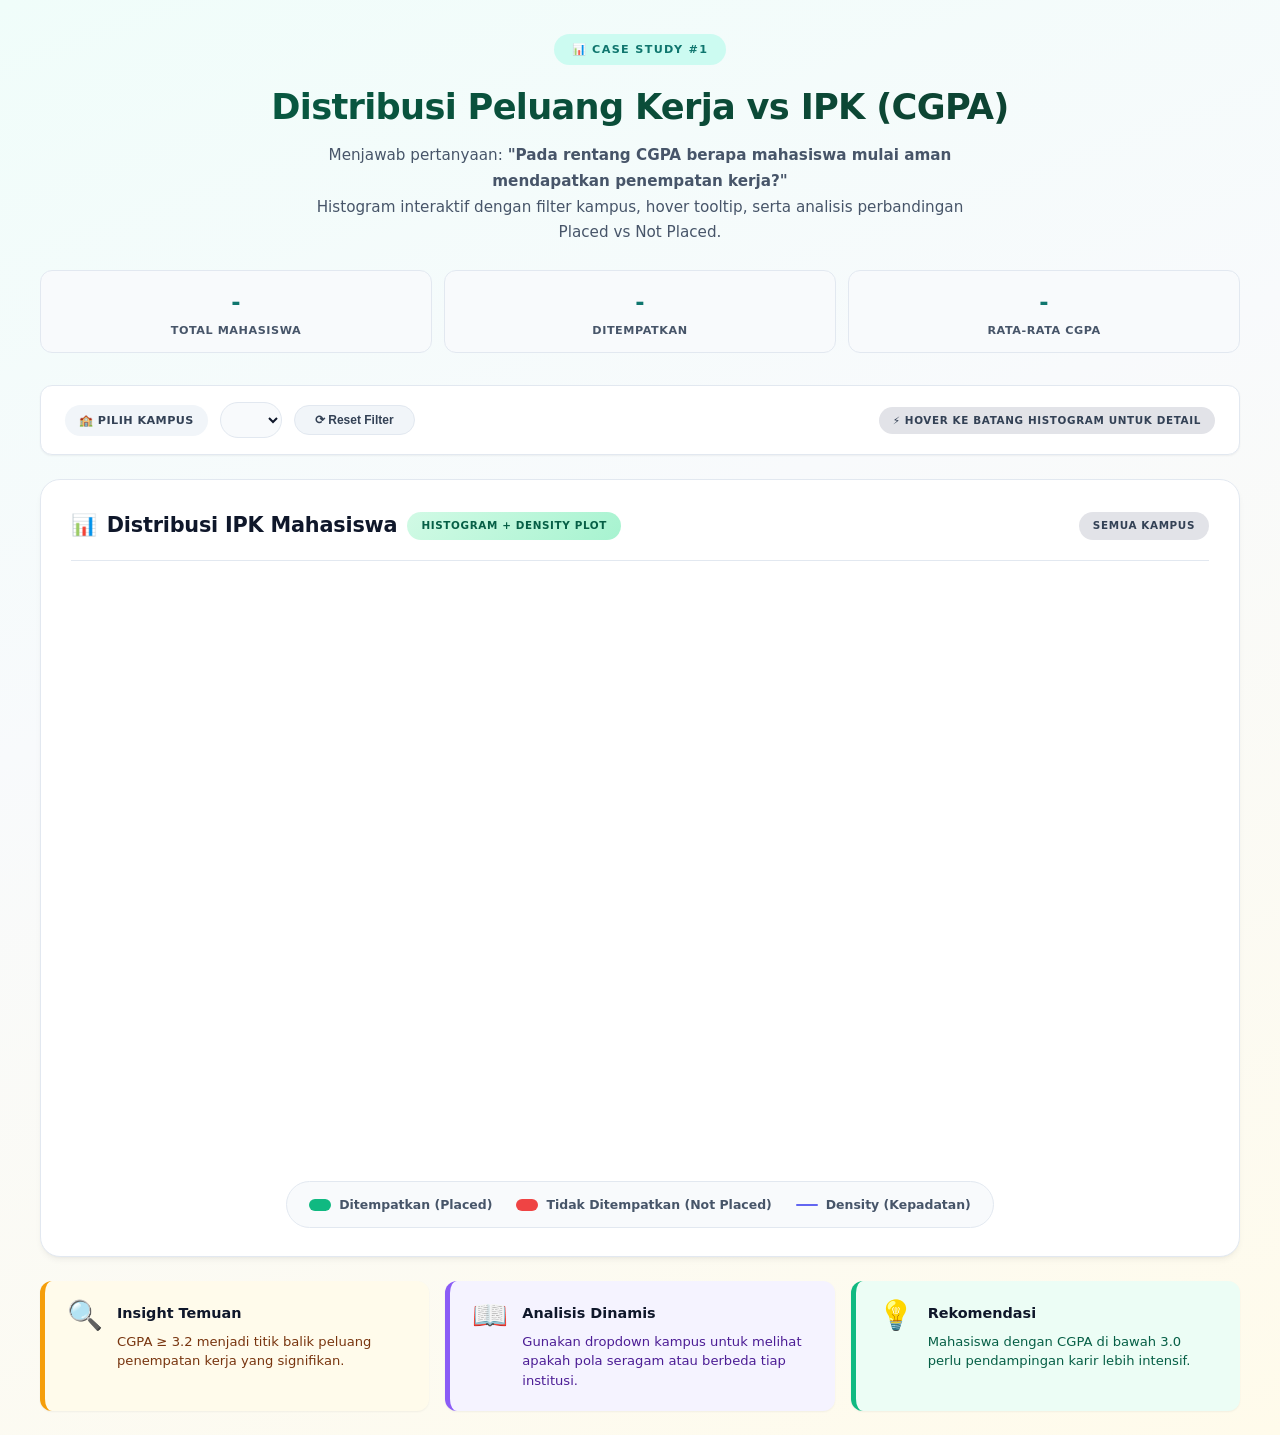
<file: cases/case1.html>
<!DOCTYPE html>
<html lang="id">
<head>
    <meta charset="UTF-8">
    <meta name="viewport" content="width=device-width, initial-scale=1.0">
    <title>Case 1: Distribusi Peluang Kerja Berdasarkan IPK (CGPA)</title>
    <script src="https://d3js.org/d3.v7.min.js"></script>
    <style>
        :root {
            --bg: #f0fdf4;
            --card-bg: #ffffff;
            --text: #0f172a;
            --text-secondary: #475569;
            --accent: #0d9488;
            --accent-light: #ccfbf1;
            --accent-dark: #0f766e;
            --danger: #ef4444;
            --warning: #f59e0b;
            --success: #10b981;
            --border: #e2e8f0;
            --shadow-sm: 0 1px 2px rgba(0,0,0,0.05);
            --shadow: 0 4px 6px -1px rgba(0,0,0,0.05), 0 2px 4px -2px rgba(0,0,0,0.05);
            --shadow-lg: 0 20px 25px -5px rgba(0,0,0,0.08), 0 8px 10px -6px rgba(0,0,0,0.04);
            --radius: 20px;
            --radius-sm: 12px;
            --transition: 0.3s cubic-bezier(0.4, 0, 0.2, 1);
        }

        * {
            margin: 0;
            padding: 0;
            box-sizing: border-box;
        }

        body {
            font-family: 'Plus Jakarta Sans', 'Inter', system-ui, -apple-system, sans-serif;
            background: linear-gradient(160deg, #f0fdfa 0%, #f8fafc 40%, #fffbeb 100%);
            color: var(--text);
            min-height: 100vh;
            display: flex;
            flex-direction: column;
            align-items: center;
            padding: 24px 16px;
            line-height: 1.7;
            -webkit-font-smoothing: antialiased;
        }

        .dashboard-container {
            width: 100%;
            max-width: 1200px;
            display: flex;
            flex-direction: column;
            gap: 24px;
            animation: fadeSlideUp 0.8s ease forwards;
        }

        @keyframes fadeSlideUp {
            from { opacity: 0; transform: translateY(40px); }
            to { opacity: 1; transform: translateY(0); }
        }

        @keyframes tooltipIn {
            from { opacity: 0; transform: translateY(10px) scale(0.95); }
            to { opacity: 1; transform: translateY(0) scale(1); }
        }

        /* ===== HEADER STORY ===== */
        .story-header {
            text-align: center;
            padding: 10px 0 0;
        }

        .story-header .eyebrow {
            display: inline-block;
            background: var(--accent-light);
            color: var(--accent-dark);
            font-size: 0.7rem;
            font-weight: 800;
            letter-spacing: 0.12em;
            text-transform: uppercase;
            padding: 6px 18px;
            border-radius: 100px;
            margin-bottom: 12px;
        }

        .story-header h1 {
            font-size: clamp(1.5rem, 3vw, 2.2rem);
            font-weight: 900;
            letter-spacing: -0.02em;
            background: linear-gradient(135deg, #065f46, #0f3b2c);
            background-clip: text;
            -webkit-background-clip: text;
            color: transparent;
            margin-bottom: 6px;
        }

        .story-header .subtitle {
            font-size: 0.95rem;
            color: var(--text-secondary);
            max-width: 700px;
            margin: 0 auto;
            font-weight: 500;
        }

        /* ===== KARTU ===== */
        .card {
            background: var(--card-bg);
            border-radius: var(--radius);
            padding: 28px 30px;
            box-shadow: var(--shadow);
            border: 1px solid var(--border);
            transition: all 0.35s ease;
        }

        .card:hover { box-shadow: var(--shadow-lg); }

        .card-header {
            display: flex;
            flex-wrap: wrap;
            align-items: center;
            justify-content: space-between;
            gap: 16px;
            margin-bottom: 20px;
            padding-bottom: 16px;
            border-bottom: 1px solid var(--border);
        }

        .card-header h2 {
            font-size: 1.3rem;
            font-weight: 800;
            display: flex;
            align-items: center;
            gap: 10px;
            letter-spacing: -0.01em;
        }

        .badge {
            background: linear-gradient(135deg, #d1fae5, #a7f3d0);
            color: #065f46;
            font-size: 0.65rem;
            font-weight: 700;
            padding: 5px 14px;
            border-radius: 100px;
            letter-spacing: 0.06em;
            text-transform: uppercase;
        }

        /* ===== FILTER CARD ===== */
        .filter-card {
            background: var(--card-bg);
            border-radius: var(--radius-sm);
            padding: 16px 24px;
            border: 1px solid var(--border);
            box-shadow: var(--shadow-sm);
            display: flex;
            flex-wrap: wrap;
            align-items: center;
            justify-content: space-between;
            gap: 12px;
        }

        .filter-group {
            display: flex;
            align-items: center;
            gap: 12px;
            flex-wrap: wrap;
        }

        .filter-label {
            font-size: 0.7rem;
            font-weight: 800;
            text-transform: uppercase;
            letter-spacing: 0.04em;
            background: #f1f5f9;
            padding: 6px 14px;
            border-radius: 30px;
            color: #334155;
        }

        select {
            background: #f8fafc;
            border: 1.5px solid var(--border);
            padding: 8px 20px;
            border-radius: 40px;
            font-size: 0.85rem;
            font-weight: 500;
            color: #0f172a;
            cursor: pointer;
            transition: all 0.2s;
            font-family: inherit;
        }

        select:hover {
            border-color: var(--accent);
            background: #ffffff;
        }

        .reset-btn {
            background: #f1f5f9;
            border: 1.5px solid var(--border);
            padding: 7px 20px;
            border-radius: 30px;
            font-size: 0.75rem;
            font-weight: 600;
            cursor: pointer;
            transition: all 0.2s;
            color: #334155;
        }

        .reset-btn:hover {
            background: #e2e8f0;
            color: #0f172a;
            transform: translateY(-1px);
        }

        /* ===== STATS BAR ===== */
        .stats-bar {
            display: flex;
            flex-wrap: wrap;
            gap: 12px;
            justify-content: center;
            margin-bottom: 8px;
        }

        .stat-item {
            background: #f8fafc;
            border: 1px solid var(--border);
            border-radius: 12px;
            padding: 12px 18px;
            text-align: center;
            min-width: 100px;
            flex: 1;
        }

        .stat-item .stat-value {
            font-size: 1.4rem;
            font-weight: 900;
            color: var(--accent-dark);
        }

        .stat-item .stat-label {
            font-size: 0.7rem;
            color: var(--text-secondary);
            font-weight: 600;
            text-transform: uppercase;
            letter-spacing: 0.05em;
        }

        /* ===== TOOLTIP (DIPERBAIKI) ===== */
        .d3-tooltip {
            position: fixed;
            background: rgba(15, 23, 42, 0.97);
            backdrop-filter: blur(16px);
            -webkit-backdrop-filter: blur(16px);
            color: #f1f5f9;
            padding: 18px 22px;
            border-radius: 16px;
            font-size: 0.85rem;
            font-weight: 500;
            pointer-events: none;
            opacity: 0;
            visibility: hidden;
            transition: opacity 0.25s ease, visibility 0.25s ease;
            box-shadow: 0 24px 48px -12px rgba(0,0,0,0.6);
            z-index: 99999;
            line-height: 1.7;
            border: 1px solid rgba(255,255,255,0.2);
            max-width: 340px;
            min-width: 200px;
            word-wrap: break-word;
        }

        .d3-tooltip.visible {
            opacity: 1 !important;
            visibility: visible !important;
            animation: tooltipIn 0.25s ease forwards;
        }

        .tooltip-title {
            font-weight: 800;
            font-size: 0.9rem;
            border-bottom: 1px solid #334155;
            margin-bottom: 8px;
            padding-bottom: 6px;
            display: flex;
            justify-content: space-between;
        }

        .tooltip-row {
            display: flex;
            justify-content: space-between;
            gap: 20px;
            font-size: 0.75rem;
            margin: 6px 0;
        }

        .tooltip-label {
            color: #94a3b8;
        }

        .tooltip-value {
            color: #fbbf24;
            font-weight: 700;
        }

        .tooltip-total {
            margin-top: 8px;
            font-size: 0.7rem;
            color: #5b6e8c;
            border-top: 1px solid #2d3a4e;
            padding-top: 6px;
        }

        /* ===== AREA VISUALISASI ===== */
        .vis-wrapper {
            position: relative;
            display: flex;
            flex-direction: column;
            align-items: center;
            gap: 8px;
        }

        .chart-container {
            width: 100%;
            overflow-x: auto;
            overflow-y: visible;
            display: flex;
            justify-content: center;
            padding: 10px 0;
            position: relative;
        }

        svg {
            font-family: 'Plus Jakarta Sans', 'Inter', sans-serif;
            display: block;
            overflow: visible;
        }

        /* ===== LEGENDA ===== */
        .legend-container {
            display: flex;
            align-items: center;
            justify-content: center;
            gap: 24px;
            flex-wrap: wrap;
            font-size: 0.78rem;
            font-weight: 600;
            color: var(--text-secondary);
            margin-top: 16px;
            padding: 12px 22px;
            background: #f8fafc;
            border-radius: 100px;
            border: 1px solid var(--border);
        }

        .legend-item {
            display: flex;
            align-items: center;
            gap: 8px;
        }

        .legend-color {
            width: 22px;
            height: 12px;
            border-radius: 20px;
        }

        /* ===== INSIGHT GRID ===== */
        .insight-grid {
            display: grid;
            grid-template-columns: repeat(auto-fit, minmax(280px, 1fr));
            gap: 16px;
        }

        .insight-card {
            padding: 20px 22px;
            border-radius: var(--radius-sm);
            font-size: 0.85rem;
            font-weight: 500;
            display: flex;
            gap: 14px;
            align-items: flex-start;
            border-left: 5px solid;
            box-shadow: var(--shadow-sm);
            transition: all 0.3s ease;
            background: var(--card-bg);
        }

        .insight-card:hover { 
            transform: translateY(-3px); 
            box-shadow: var(--shadow); 
        }

        .insight-card.findings {
            border-left-color: #f59e0b;
            background: #fffbeb;
        }

        .insight-card.story {
            border-left-color: #8b5cf6;
            background: #f5f3ff;
        }

        .insight-card.action {
            border-left-color: #10b981;
            background: #ecfdf5;
        }

        .insight-card .icon { 
            font-size: 1.8rem; 
            line-height: 1; 
            flex-shrink: 0; 
        }

        .insight-card strong {
            font-size: 0.9rem;
            display: block;
            margin-bottom: 6px;
        }

        .insight-card p {
            font-size: 0.82rem;
            line-height: 1.5;
            color: var(--text-secondary);
        }

        .insight-card.findings p { color: #78350f; }
        .insight-card.story p { color: #4c1d95; }
        .insight-card.action p { color: #065f46; }

        .highlight-num {
            font-weight: 900;
            font-size: 1.1rem;
            color: inherit;
        }

        /* ===== SCROLLBAR ===== */
        .chart-container::-webkit-scrollbar { height: 10px; }
        .chart-container::-webkit-scrollbar-track { background: #f1f5f9; border-radius: 10px; }
        .chart-container::-webkit-scrollbar-thumb { background: #cbd5e1; border-radius: 10px; }
        .chart-container::-webkit-scrollbar-thumb:hover { background: #94a3b8; }

        /* ===== RESPONSIF ===== */
        @media (max-width: 768px) {
            body { padding: 12px; }
            .card { padding: 16px 14px; }
            .card-header { flex-direction: column; align-items: flex-start; }
            .filter-card { flex-direction: column; align-items: stretch; }
            .filter-group { justify-content: space-between; }
            .stats-bar { flex-direction: column; }
            .insight-grid { grid-template-columns: 1fr; }
            .legend-container { gap: 12px; padding: 10px 16px; }
            .d3-tooltip { max-width: 260px; padding: 14px 18px; font-size: 0.8rem; }
        }
    </style>
</head>
<body>

<div class="dashboard-container">
    
    <!-- ===== HEADER STORY ===== -->
    <div class="story-header">
        <div class="eyebrow">📊 Case Study #1</div>
        <h1>Distribusi Peluang Kerja vs IPK (CGPA)</h1>
        <p class="subtitle">
            Menjawab pertanyaan: <strong>"Pada rentang CGPA berapa mahasiswa mulai aman mendapatkan penempatan kerja?"</strong><br>
            Histogram interaktif dengan filter kampus, hover tooltip, serta analisis perbandingan Placed vs Not Placed.
        </p>
    </div>

    <!-- ===== STATS BAR ===== -->
    <div class="stats-bar">
        <div class="stat-item">
            <div class="stat-value" id="total-students">-</div>
            <div class="stat-label">Total Mahasiswa</div>
        </div>
        <div class="stat-item">
            <div class="stat-value" id="total-placed">-</div>
            <div class="stat-label">Ditempatkan</div>
        </div>
        <div class="stat-item">
            <div class="stat-value" id="avg-cgpa">-</div>
            <div class="stat-label">Rata-rata CGPA</div>
        </div>
    </div>

    <!-- ===== FILTER CARD ===== -->
    <div class="filter-card">
        <div class="filter-group">
            <div class="filter-label">🏫 Pilih Kampus</div>
            <select id="college-select"></select>
            <button id="reset-filter" class="reset-btn">⟳ Reset Filter</button>
        </div>
        <div class="filter-group">
            <div class="badge" style="background:#e2e3e8; color:#334155;">⚡ Hover ke batang histogram untuk detail</div>
        </div>
    </div>

    <!-- ===== KARTU UTAMA ===== -->
    <div class="card">
        <div class="card-header">
            <h2>
                <span>📊</span> Distribusi IPK Mahasiswa 
                <span class="badge">Histogram + Density Plot</span>
            </h2>
            <div id="current-college-name" class="badge" style="background:#e2e3e8; color:#334155;">Semua Kampus</div>
        </div>

        <div class="vis-wrapper">
            <div id="custom-tooltip" class="d3-tooltip"></div>
            <div class="chart-container">
                <svg id="main-svg" viewBox="0 0 900 440" preserveAspectRatio="xMidYMid meet"></svg>
            </div>
            <div class="legend-container" id="legend-area">
                <div class="legend-item">
                    <div class="legend-color" style="background:#10b981;"></div>
                    <span>Ditempatkan (Placed)</span>
                </div>
                <div class="legend-item">
                    <div class="legend-color" style="background:#ef4444;"></div>
                    <span>Tidak Ditempatkan (Not Placed)</span>
                </div>
                <div class="legend-item">
                    <div class="legend-color" style="background:#6366f1; width:22px; height:2px; border-radius:2px;"></div>
                    <span>Density (Kepadatan)</span>
                </div>
            </div>
        </div>
    </div>

    <!-- ===== INSIGHT GRID ===== -->
    <div class="insight-grid">
        <div class="insight-card findings">
            <span class="icon">🔍</span>
            <div>
                <strong>Insight Temuan</strong>
                <p id="insight-finding-text">CGPA ≥ 3.2 menjadi titik balik peluang penempatan kerja yang signifikan.</p>
            </div>
        </div>

        <div class="insight-card story">
            <span class="icon">📖</span>
            <div>
                <strong>Analisis Dinamis</strong>
                <p>Gunakan dropdown kampus untuk melihat apakah pola seragam atau berbeda tiap institusi.</p>
            </div>
        </div>

        <div class="insight-card action">
            <span class="icon">💡</span>
            <div>
                <strong>Rekomendasi</strong>
                <p>Mahasiswa dengan CGPA di bawah 3.0 perlu pendampingan karir lebih intensif.</p>
            </div>
        </div>
    </div>
</div>

<script>
    // ============================================================
    // CASE 1: Histogram + Density Plot dengan D3.js
    // Fitur: Hover tooltip + Dropdown filter by College_ID
    // Dataset: college_student_placement_dataset.csv
    // ============================================================

    // GLOBAL VARIABLES
    let fullDataset = [];            // semua data asli
    let currentFilter = "ALL";      // "ALL" atau kode kampus
    let allColleges = new Set();

    // Konfigurasi visual
    const CONFIG = {
        MARGIN: { top: 35, right: 35, bottom: 45, left: 55 },
        BINS_COUNT: 14,              // jumlah bin IPK
        DOMAIN_MIN: 4.0,
        DOMAIN_MAX: 10.5,
        COLOR_PLACED: "#10b981",
        COLOR_NOT_PLACED: "#ef4444",
        DENSITY_COLOR: "#6366f1"
    };

    // Helper: ambil data berdasarkan filter
    function getFilteredData() {
        if (currentFilter === "ALL") return fullDataset;
        return fullDataset.filter(d => d.College_ID === currentFilter);
    }

    // ============================================================
    // 1. LOAD DATA dari file
    // ============================================================
    async function loadData() {
        const svgContainer = document.getElementById("main-svg");
        try {
            const filePath = '../data/college_student_placement_dataset.csv';
            console.log("📁 Loading dataset from:", filePath);
            const rawData = await d3.csv(filePath);
            
            if (!rawData || rawData.length === 0) throw new Error("Dataset kosong atau tidak ditemukan");
            
            // Mapping dan parsing
            fullDataset = rawData.map(row => ({
                College_ID: row.College_ID ? row.College_ID.trim() : "Unknown",
                CGPA: parseFloat(row.CGPA),
                Placement: (row.Placement || "").trim(),
                IQ: parseInt(row.IQ) || 0,
                Communication_Skills: parseInt(row.Communication_Skills) || 0,
                Projects_Completed: parseInt(row.Projects_Completed) || 0,
                Internship_Experience: row.Internship_Experience ? row.Internship_Experience.trim() : "No"
            })).filter(d => !isNaN(d.CGPA) && d.CGPA > 0);
            
            console.log(`✅ Data loaded: ${fullDataset.length} mahasiswa valid`);
            
            // Kumpulkan kampus unik
            fullDataset.forEach(d => allColleges.add(d.College_ID));
            const sortedColleges = Array.from(allColleges).sort();
            
            // populate dropdown
            const selectEl = document.getElementById("college-select");
            if(selectEl) {
                selectEl.innerHTML = '<option value="ALL">🏛️ Semua Kampus</option>' + 
                    sortedColleges.map(c => `<option value="${c}">🏫 ${c}</option>`).join('');
            }
            
            // update stats awal
            updateStatsAndRender();
            
        } catch(err) {
            console.error("❌ Gagal load data:", err);
            const svg = d3.select("#main-svg");
            svg.selectAll("*").remove();
            svg.append("text")
                .attr("x", 450).attr("y", 200)
                .attr("text-anchor", "middle")
                .style("fill", "#b91c1c")
                .style("font-size", "13px")
                .text(`⚠️ Gagal memuat data: ${err.message}`);
        }
    }
    
    function updateStatsAndRender() {
        updateGlobalStats();
        renderHistogram();
    }
    
    function updateGlobalStats() {
        const data = getFilteredData();
        const total = data.length;
        const placedCount = data.filter(d => d.Placement === "Yes").length;
        const avgCGPA = total > 0 ? (data.reduce((sum, d) => sum + d.CGPA, 0) / total).toFixed(2) : 0;
        
        document.getElementById("total-students").innerText = total.toLocaleString();
        document.getElementById("total-placed").innerText = placedCount.toLocaleString();
        document.getElementById("avg-cgpa").innerText = avgCGPA;
        
        const collegeDisplay = currentFilter === "ALL" ? "Semua Kampus" : `Kampus: ${currentFilter}`;
        const collegeNameSpan = document.getElementById("current-college-name");
        if(collegeNameSpan) collegeNameSpan.innerText = collegeDisplay;
    }
    
    // ============================================================
    // 2. HISTOGRAM + DENSITY PLOT
    // ============================================================
    function renderHistogram() {
        const filtered = getFilteredData();
        if(filtered.length === 0) {
            d3.select("#main-svg").selectAll("*").remove();
            const svg = d3.select("#main-svg");
            svg.append("text")
                .attr("x", 450).attr("y", 200)
                .attr("text-anchor", "middle")
                .style("fill", "#64748b")
                .text("Tidak ada data untuk filter ini.");
            return;
        }
        
        // Pisahkan data Placed & Not Placed
        const placedData = filtered.filter(d => d.Placement === "Yes").map(d => d.CGPA);
        const notPlacedData = filtered.filter(d => d.Placement === "No").map(d => d.CGPA);
        
        // Ukuran SVG
        const width = 900, height = 440;
        const margin = CONFIG.MARGIN;
        const innerWidth = width - margin.left - margin.right;
        const innerHeight = height - margin.top - margin.bottom;
        
        const svg = d3.select("#main-svg");
        svg.selectAll("*").remove();
        svg.attr("viewBox", `0 0 ${width} ${height}`)
            .attr("preserveAspectRatio", "xMidYMid meet")
            .style("background", "transparent");
        
        const chartGroup = svg.append("g")
            .attr("transform", `translate(${margin.left},${margin.top})`);
        
        // Skala X (CGPA)
        const xScale = d3.scaleLinear()
            .domain([CONFIG.DOMAIN_MIN, CONFIG.DOMAIN_MAX])
            .range([0, innerWidth])
            .nice();
        
        // Generate bins
        const binGenerator = d3.bin()
            .domain(xScale.domain())
            .thresholds(d3.range(CONFIG.DOMAIN_MIN, CONFIG.DOMAIN_MAX, (CONFIG.DOMAIN_MAX - CONFIG.DOMAIN_MIN)/CONFIG.BINS_COUNT));
        
        const placedBins = binGenerator(placedData);
        const notPlacedBins = binGenerator(notPlacedData);
        
        // Maximum count untuk skala Y
        const maxPlaced = d3.max(placedBins, d => d.length) || 0;
        const maxNotPlaced = d3.max(notPlacedBins, d => d.length) || 0;
        const maxY = Math.max(maxPlaced, maxNotPlaced, 5);
        
        const yScale = d3.scaleLinear()
            .domain([0, maxY + (maxY * 0.15)])
            .range([innerHeight, 0])
            .nice();
        
        // ---- AXES ----
        const xAxis = d3.axisBottom(xScale).tickFormat(d => d.toFixed(1));
        const yAxis = d3.axisLeft(yScale).ticks(6);
        
        chartGroup.append("g")
            .attr("class", "x-axis")
            .attr("transform", `translate(0, ${innerHeight})`)
            .call(xAxis)
            .style("font-size", "9px")
            .style("color", "#334155");
        
        chartGroup.append("g")
            .attr("class", "y-axis")
            .call(yAxis)
            .style("font-size", "9px");
        
        // Label sumbu
        chartGroup.append("text")
            .attr("x", innerWidth/2)
            .attr("y", innerHeight + 38)
            .attr("text-anchor", "middle")
            .style("fill", "#475569")
            .style("font-size", "10px")
            .style("font-weight", "600")
            .text("CGPA (IPK)");
        
        chartGroup.append("text")
            .attr("x", -35)
            .attr("y", 15)
            .attr("text-anchor", "middle")
            .attr("transform", "rotate(-90)")
            .style("fill", "#475569")
            .style("font-size", "10px")
            .style("font-weight", "600")
            .text("Jumlah Mahasiswa");
        
        // ---- Histogram Bars (Grouped / Side by side) ----
        const barWidth = (innerWidth / CONFIG.BINS_COUNT) * 0.4;
        const offset = barWidth * 0.6;
        
        // Gambar bar untuk Not Placed (kiri)
        chartGroup.selectAll(".bar-notplaced")
            .data(notPlacedBins)
            .enter()
            .append("rect")
            .attr("class", "bar-notplaced")
            .attr("x", d => xScale(d.x0) + offset)
            .attr("y", d => yScale(d.length))
            .attr("width", barWidth)
            .attr("height", d => innerHeight - yScale(d.length))
            .attr("fill", CONFIG.COLOR_NOT_PLACED)
            .attr("opacity", 0.75)
            .attr("rx", 4)
            .attr("ry", 4);
        
        // Gambar bar untuk Placed (kanan)
        chartGroup.selectAll(".bar-placed")
            .data(placedBins)
            .enter()
            .append("rect")
            .attr("class", "bar-placed")
            .attr("x", d => xScale(d.x0) + offset + barWidth + 2)
            .attr("y", d => yScale(d.length))
            .attr("width", barWidth)
            .attr("height", d => innerHeight - yScale(d.length))
            .attr("fill", CONFIG.COLOR_PLACED)
            .attr("opacity", 0.8)
            .attr("rx", 4)
            .attr("ry", 4);
        
        // ---- DENSITY PLOT ----
        const densityData = filtered.map(d => d.CGPA);
        const kde = kernelDensityEstimator(kernelEpanechnikov(0.35), xScale.ticks(50));
        const density = kde(densityData);
        
        const densityLine = d3.line()
            .x(d => xScale(d[0]))
            .y(d => yScale(d[1] * maxY * 0.45))
            .curve(d3.curveBasis);
        
        chartGroup.append("path")
            .datum(density)
            .attr("class", "density-line")
            .attr("fill", "none")
            .attr("stroke", CONFIG.DENSITY_COLOR)
            .attr("stroke-width", 2.2)
            .attr("stroke-dasharray", "4 3")
            .attr("opacity", 0.85)
            .attr("d", densityLine);
        
        // ---- TOOLTIP INTERACTION ----
        const tooltipDiv = d3.select("#custom-tooltip");
        
        function attachTooltip(selection, type, bins) {
            selection.on("mouseenter", function(event, d) {
                if(!d || d.length === 0) return;
                const binStart = d.x0.toFixed(2);
                const binEnd = d.x1.toFixed(2);
                const count = d.length;
                const totalInFilter = getFilteredData().length;
                const percentage = totalInFilter ? (count / totalInFilter * 100).toFixed(1) : 0;
                const statusText = type === "placed" ? "✅ Ditempatkan" : "❌ Tidak Ditempatkan";
                const colorType = type === "placed" ? "#10b981" : "#ef4444";
                
                tooltipDiv.html(`
                    <div class="tooltip-title">📊 CGPA: ${binStart} – ${binEnd} <span style="color:${colorType}">●</span></div>
                    <div class="tooltip-row"><span class="tooltip-label">Status:</span><span class="tooltip-value">${statusText}</span></div>
                    <div class="tooltip-row"><span class="tooltip-label">Jumlah mahasiswa:</span><span class="tooltip-value">${count}</span></div>
                    <div class="tooltip-row"><span class="tooltip-label">% dari total filter:</span><span class="tooltip-value">${percentage}%</span></div>
                    <div class="tooltip-total">✨ Rentang CGPA ini mencakup ${count} mahasiswa</div>
                `).classed("visible", true);
                
                positionTooltip(event, tooltipDiv);
            })
            .on("mousemove", function(event) {
                positionTooltip(event, tooltipDiv);
            })
            .on("mouseleave", function() {
                tooltipDiv.classed("visible", false);
            });
        }
        
        // attach ke placed bars
        const placedBars = chartGroup.selectAll(".bar-placed").data(placedBins);
        attachTooltip(placedBars, "placed", placedBins);
        
        // attach ke not placed bars
        const notPlacedBars = chartGroup.selectAll(".bar-notplaced").data(notPlacedBins);
        attachTooltip(notPlacedBars, "notplaced", notPlacedBins);
        
        // Judul kecil insight di dalam chart
        chartGroup.append("text")
            .attr("x", innerWidth - 10)
            .attr("y", 15)
            .attr("text-anchor", "end")
            .style("font-size", "8px")
            .style("fill", "#6b7280")
            .text(`n = ${filtered.length} mahasiswa`);
        
        // Update insight dinamis berdasarkan distribusi
        updateDynamicInsight(placedBins, notPlacedBins);
    }
    
    // Helper: posisi tooltip dengan boundary detection
    function positionTooltip(event, tooltip) {
        const node = tooltip.node();
        if (!node) return;
        const w = node.offsetWidth;
        const h = node.offsetHeight;
        let left = event.clientX + 20;
        let top = event.clientY - h - 15;
        
        if (left + w > window.innerWidth - 15) left = event.clientX - w - 20;
        if (top < 15) top = event.clientY + 25;
        if (left < 15) left = 15;
        if (top + h > window.innerHeight - 15) top = window.innerHeight - h - 15;
        
        tooltip.style("left", left + "px").style("top", top + "px");
    }
    
    // Kernel density estimation helper functions
    function kernelDensityEstimator(kernel, thresholds) {
        return function(sample) {
            return thresholds.map(t => [t, d3.mean(sample, d => kernel(t - d))]);
        };
    }
    
    function kernelEpanechnikov(bandwidth) {
        return function(distance) {
            const u = Math.abs(distance / bandwidth);
            if (u >= 1) return 0;
            return 0.75 * (1 - u * u) / bandwidth;
        };
    }
    
    // Update insight berdasarkan distribusi tertinggi
    function updateDynamicInsight(placedBins, notPlacedBins) {
        let maxPlacedRatio = 0;
        let safestBinRange = "";
        for(let i=0; i<placedBins.length; i++) {
            const pCount = placedBins[i]?.length || 0;
            const npCount = notPlacedBins[i]?.length || 0;
            const total = pCount + npCount;
            if(total > 5 && pCount > npCount && (pCount/total) > maxPlacedRatio) {
                maxPlacedRatio = pCount/total;
                safestBinRange = `${placedBins[i].x0.toFixed(1)} - ${placedBins[i].x1.toFixed(1)}`;
            }
        }
        
        const topInsightMsg = safestBinRange ? 
            `CGPA <strong class="highlight-num">${safestBinRange}</strong> menjadi area paling aman dengan rasio penempatan tertinggi (${(maxPlacedRatio*100).toFixed(0)}% placed).` : 
            "CGPA ≥ 3.2 menunjukkan tren positif penempatan kerja.";
        
        const insightElement = document.getElementById("insight-finding-text");
        if(insightElement) insightElement.innerHTML = topInsightMsg;
    }
    
    // Event listeners
    function bindEvents() {
        const selectEl = document.getElementById("college-select");
        if(selectEl) {
            selectEl.addEventListener("change", (e) => {
                currentFilter = e.target.value;
                updateStatsAndRender();
            });
        }
        const resetBtn = document.getElementById("reset-filter");
        if(resetBtn) {
            resetBtn.addEventListener("click", () => {
                if(selectEl) selectEl.value = "ALL";
                currentFilter = "ALL";
                updateStatsAndRender();
            });
        }
    }
    
    // resize observer
    let resizeTimer;
    window.addEventListener("resize", () => {
        clearTimeout(resizeTimer);
        resizeTimer = setTimeout(() => {
            if(fullDataset.length) renderHistogram();
        }, 200);
    });
    
    // Initialize
    document.addEventListener("DOMContentLoaded", () => {
        console.log("🎓 Case 1: Distribusi Peluang Kerja vs IPK");
        loadData().then(() => {
            bindEvents();
        });
    });
    
</script>
</body>
</html>
</file>
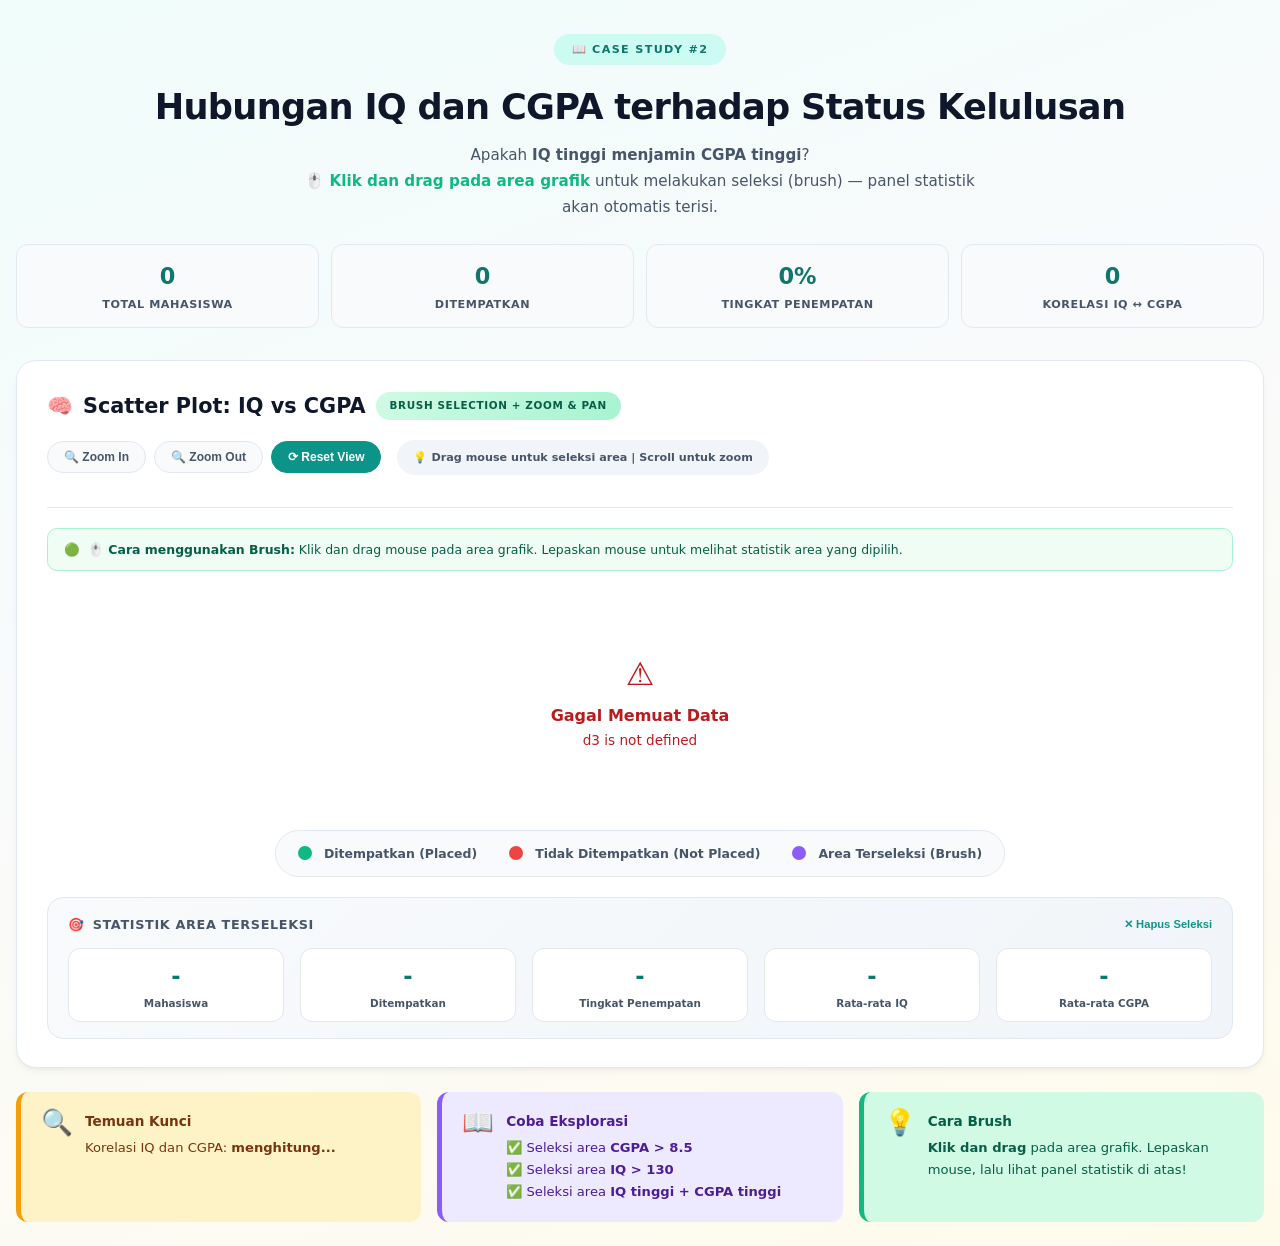
<file: cases/case2.html>
<!DOCTYPE html>
<html lang="id">

<head>
    <meta charset="UTF-8">
    <meta name="viewport" content="width=device-width, initial-scale=1.0">
    <title>Case 2: Hubungan IQ dan CGPA terhadap Status Penempatan</title>
    <script src="https://d3js.org/d3.v7.min.js"></script>
    <style>
        :root {
            --bg: #f0fdf4;
            --card-bg: #ffffff;
            --text: #0f172a;
            --text-secondary: #475569;
            --accent: #0d9488;
            --accent-light: #ccfbf1;
            --accent-dark: #0f766e;
            --success: #10b981;
            --warning: #f59e0b;
            --danger: #ef4444;
            --border: #e2e8f0;
            --shadow: 0 4px 6px -1px rgba(0, 0, 0, 0.05), 0 2px 4px -2px rgba(0, 0, 0, 0.05);
            --shadow-lg: 0 20px 25px -5px rgba(0, 0, 0, 0.08), 0 8px 10px -6px rgba(0, 0, 0, 0.04);
            --radius: 20px;
            --radius-sm: 12px;
        }

        * {
            margin: 0;
            padding: 0;
            box-sizing: border-box;
        }

        body {
            font-family: 'Plus Jakarta Sans', 'Inter', 'Segoe UI', system-ui, sans-serif;
            background: linear-gradient(160deg, #f0fdfa 0%, #f8fafc 40%, #fffbeb 100%);
            color: var(--text);
            min-height: 100vh;
            display: flex;
            flex-direction: column;
            align-items: center;
            padding: 24px 16px;
            line-height: 1.7;
        }

        .dashboard-container {
            width: 100%;
            max-width: 1400px;
            display: flex;
            flex-direction: column;
            gap: 24px;
            animation: fadeSlideUp 0.8s ease forwards;
        }

        @keyframes fadeSlideUp {
            from { opacity: 0; transform: translateY(40px); }
            to { opacity: 1; transform: translateY(0); }
        }

        @keyframes tooltipIn {
            from { opacity: 0; transform: translateY(10px) scale(0.95); }
            to { opacity: 1; transform: translateY(0) scale(1); }
        }

        .story-header {
            text-align: center;
            padding: 10px 0 0;
        }

        .story-header .eyebrow {
            display: inline-block;
            background: var(--accent-light);
            color: var(--accent-dark);
            font-size: 0.7rem;
            font-weight: 800;
            letter-spacing: 0.12em;
            text-transform: uppercase;
            padding: 6px 18px;
            border-radius: 100px;
            margin-bottom: 12px;
        }

        .story-header h1 {
            font-size: clamp(1.5rem, 3vw, 2.2rem);
            font-weight: 900;
            letter-spacing: -0.02em;
            margin-bottom: 6px;
        }

        .story-header .subtitle {
            font-size: 0.95rem;
            color: var(--text-secondary);
            max-width: 700px;
            margin: 0 auto;
        }

        .card {
            background: var(--card-bg);
            border-radius: var(--radius);
            padding: 28px 30px;
            box-shadow: var(--shadow);
            border: 1px solid var(--border);
            transition: all 0.35s ease;
        }

        .card:hover {
            box-shadow: var(--shadow-lg);
        }

        .card-header {
            display: flex;
            flex-wrap: wrap;
            align-items: center;
            justify-content: space-between;
            gap: 16px;
            margin-bottom: 20px;
            padding-bottom: 16px;
            border-bottom: 1px solid var(--border);
        }

        .card-header h2 {
            font-size: 1.3rem;
            font-weight: 800;
            display: flex;
            align-items: center;
            gap: 10px;
        }

        .badge {
            background: linear-gradient(135deg, #d1fae5, #a7f3d0);
            color: #065f46;
            font-size: 0.65rem;
            font-weight: 700;
            padding: 5px 14px;
            border-radius: 100px;
            letter-spacing: 0.06em;
            text-transform: uppercase;
        }

        .controls-bar {
            display: flex;
            flex-wrap: wrap;
            align-items: center;
            justify-content: space-between;
            gap: 16px;
            margin-bottom: 16px;
        }

        .zoom-controls {
            display: flex;
            gap: 8px;
        }

        .zoom-btn {
            background: #f8fafc;
            border: 1.5px solid var(--border);
            padding: 8px 16px;
            border-radius: 100px;
            font-size: 0.75rem;
            font-weight: 700;
            cursor: pointer;
            transition: all 0.2s ease;
            color: var(--text-secondary);
        }

        .zoom-btn:hover {
            background: var(--accent-light);
            border-color: var(--accent);
            color: var(--accent-dark);
        }

        .reset-view-btn {
            background: var(--accent);
            color: white;
            border-color: var(--accent);
        }

        .reset-view-btn:hover {
            background: var(--accent-dark);
        }

        .info-badge {
            background: #f1f5f9;
            padding: 8px 16px;
            border-radius: 100px;
            font-size: 0.7rem;
            font-weight: 600;
            color: var(--text-secondary);
        }

        .brush-summary {
            margin-top: 20px;
            padding: 16px 20px;
            background: linear-gradient(135deg, #f8fafc, #f1f5f9);
            border-radius: 16px;
            border: 1px solid var(--border);
            transition: all 0.3s ease;
        }

        .brush-summary.highlight {
            background: linear-gradient(135deg, #ecfdf5, #d1fae5);
            border-color: var(--accent);
        }

        .brush-summary h4 {
            font-size: 0.8rem;
            font-weight: 800;
            text-transform: uppercase;
            letter-spacing: 0.05em;
            color: var(--text-secondary);
            margin-bottom: 12px;
            display: flex;
            align-items: center;
            gap: 8px;
        }

        .brush-stats {
            display: flex;
            flex-wrap: wrap;
            gap: 16px;
            justify-content: space-between;
        }

        .brush-stat-item {
            flex: 1;
            text-align: center;
            padding: 8px 12px;
            background: white;
            border-radius: 12px;
            border: 1px solid var(--border);
        }

        .brush-stat-value {
            font-size: 1.4rem;
            font-weight: 900;
            color: var(--accent-dark);
        }

        .brush-stat-label {
            font-size: 0.65rem;
            color: var(--text-secondary);
            font-weight: 600;
        }

        .brush-clear {
            background: none;
            border: none;
            color: var(--accent);
            font-size: 0.7rem;
            font-weight: 700;
            cursor: pointer;
            margin-left: auto;
        }

        .brush-clear:hover {
            text-decoration: underline;
        }

        .tooltip {
            position: fixed;
            background: rgba(15, 23, 42, 0.97);
            backdrop-filter: blur(16px);
            color: #f1f5f9;
            padding: 12px 16px;
            border-radius: 14px;
            font-size: 0.8rem;
            font-weight: 500;
            pointer-events: none;
            opacity: 0;
            visibility: hidden;
            transition: opacity 0.2s ease, visibility 0.2s ease;
            box-shadow: 0 24px 48px -12px rgba(0, 0, 0, 0.6);
            z-index: 99999;
            line-height: 1.6;
            border: 1px solid rgba(255, 255, 255, 0.2);
            max-width: 280px;
        }

        .tooltip.visible {
            opacity: 1 !important;
            visibility: visible !important;
            animation: tooltipIn 0.2s ease forwards;
        }

        .tooltip .tt-name {
            font-weight: 800;
            font-size: 0.85rem;
            color: #a7f3d0;
            margin-bottom: 4px;
        }

        .tooltip .tt-detail {
            font-size: 0.75rem;
            color: #cbd5e1;
        }

        .vis-wrapper {
            position: relative;
            display: flex;
            flex-direction: column;
            align-items: center;
            gap: 8px;
        }

        .chart-container {
            width: 100%;
            overflow: visible;
            display: flex;
            justify-content: center;
            padding: 10px 0;
            position: relative;
        }

        svg {
            font-family: 'Plus Jakarta Sans', 'Inter', sans-serif;
            display: block;
            overflow: visible;
            background: white;
            border-radius: 16px;
            border: 1px solid var(--border);
        }

        .legend-container {
            display: flex;
            align-items: center;
            justify-content: center;
            gap: 32px;
            flex-wrap: wrap;
            font-size: 0.78rem;
            font-weight: 600;
            color: var(--text-secondary);
            margin-top: 10px;
            padding: 12px 22px;
            background: #f8fafc;
            border-radius: 100px;
            border: 1px solid var(--border);
        }

        .legend-dot {
            width: 14px;
            height: 14px;
            border-radius: 50%;
            display: inline-block;
            margin-right: 6px;
        }

        .legend-item {
            display: flex;
            align-items: center;
            gap: 6px;
        }

        .stats-bar {
            display: flex;
            flex-wrap: wrap;
            gap: 12px;
            justify-content: center;
            margin-bottom: 8px;
        }

        .stat-item {
            background: #f8fafc;
            border: 1px solid var(--border);
            border-radius: 12px;
            padding: 12px 18px;
            text-align: center;
            min-width: 100px;
            flex: 1;
        }

        .stat-item .stat-value {
            font-size: 1.4rem;
            font-weight: 900;
            color: var(--accent-dark);
        }

        .stat-item .stat-label {
            font-size: 0.7rem;
            color: var(--text-secondary);
            font-weight: 600;
            text-transform: uppercase;
            letter-spacing: 0.05em;
        }

        .insight-grid {
            display: grid;
            grid-template-columns: repeat(auto-fit, minmax(280px, 1fr));
            gap: 16px;
        }

        .insight-card {
            padding: 18px 20px;
            border-radius: var(--radius-sm);
            font-size: 0.85rem;
            font-weight: 500;
            display: flex;
            gap: 12px;
            align-items: flex-start;
            border-left: 5px solid;
            box-shadow: var(--shadow-sm);
            transition: all 0.3s ease;
        }

        .insight-card:hover {
            transform: translateY(-2px);
            box-shadow: var(--shadow);
        }

        .insight-card.findings {
            background: #fef3c7;
            border-left-color: #f59e0b;
            color: #78350f;
        }

        .insight-card.story {
            background: #ede9fe;
            border-left-color: #8b5cf6;
            color: #4c1d95;
        }

        .insight-card.action {
            background: #d1fae5;
            border-left-color: #10b981;
            color: #065f46;
        }

        .insight-card .icon {
            font-size: 1.6rem;
            line-height: 1;
            flex-shrink: 0;
        }

        @media (max-width: 768px) {
            body { padding: 12px; }
            .card { padding: 16px 14px; }
            .card-header { flex-direction: column; align-items: flex-start; }
            .controls-bar { flex-direction: column; align-items: stretch; }
            .zoom-controls { justify-content: center; }
            .brush-stats { flex-direction: column; gap: 8px; }
            .tooltip { max-width: 240px; padding: 10px 14px; font-size: 0.75rem; }
        }
    </style>
</head>

<body>

    <div class="dashboard-container">

        <div class="story-header">
            <div class="eyebrow">📖 Case Study #2</div>
            <h1>Hubungan IQ dan CGPA terhadap Status Kelulusan</h1>
            <p class="subtitle">
                Apakah <strong>IQ tinggi menjamin CGPA tinggi</strong>? <br>
                <strong style="color:#10b981;">🖱️ Klik dan drag pada area grafik</strong> untuk melakukan seleksi (brush) — panel statistik akan otomatis terisi.
            </p>
        </div>

        <div class="stats-bar">
            <div class="stat-item">
                <div class="stat-value" id="total-students">0</div>
                <div class="stat-label">Total Mahasiswa</div>
            </div>
            <div class="stat-item">
                <div class="stat-value" id="total-placed">0</div>
                <div class="stat-label">Ditempatkan</div>
            </div>
            <div class="stat-item">
                <div class="stat-value" id="placement-rate">0%</div>
                <div class="stat-label">Tingkat Penempatan</div>
            </div>
            <div class="stat-item">
                <div class="stat-value" id="correlation-iq-cgpa">0</div>
                <div class="stat-label">Korelasi IQ ↔ CGPA</div>
            </div>
        </div>

        <div class="card">
            <div class="card-header">
                <h2>
                    <span>🧠</span>
                    Scatter Plot: IQ vs CGPA
                    <span class="badge">Brush Selection + Zoom & Pan</span>
                </h2>
                <div class="controls-bar">
                    <div class="zoom-controls">
                        <button id="zoom-in" class="zoom-btn">🔍 Zoom In</button>
                        <button id="zoom-out" class="zoom-btn">🔍 Zoom Out</button>
                        <button id="reset-zoom" class="zoom-btn reset-view-btn">⟳ Reset View</button>
                    </div>
                    <div class="info-badge">
                        💡 <strong>Drag mouse</strong> untuk seleksi area | Scroll untuk zoom
                    </div>
                </div>
            </div>

            <div style="background:#f0fdf4; border:1px solid #a7f3d0; border-radius:10px; padding:10px 16px; margin-bottom:16px; font-size:0.78rem; color:#065f46; display:flex; align-items:center; gap:8px; flex-wrap:wrap;">
                <span>🟢</span>
                <span><strong>🖱️ Cara menggunakan Brush:</strong> Klik dan drag mouse pada area grafik. Lepaskan mouse untuk melihat statistik area yang dipilih.</span>
            </div>

            <div class="vis-wrapper">
                <div id="custom-tooltip" class="tooltip"></div>
                <div class="chart-container" id="chart-container">
                    <svg id="main-svg" width="1000" height="550"></svg>
                </div>
                <div class="legend-container">
                    <div class="legend-item">
                        <span class="legend-dot" style="background: #10b981;"></span>
                        <span>Ditempatkan (Placed)</span>
                    </div>
                    <div class="legend-item">
                        <span class="legend-dot" style="background: #ef4444;"></span>
                        <span>Tidak Ditempatkan (Not Placed)</span>
                    </div>
                    <div class="legend-item">
                        <span class="legend-dot" style="background: #8b5cf6;"></span>
                        <span>Area Terseleksi (Brush)</span>
                    </div>
                </div>
            </div>

            <div id="brush-summary" class="brush-summary">
                <h4>
                    <span>🎯</span> STATISTIK AREA TERSELEKSI
                    <button id="clear-brush" class="brush-clear">✕ Hapus Seleksi</button>
                </h4>
                <div id="brush-stats" class="brush-stats">
                    <div class="brush-stat-item">
                        <div class="brush-stat-value" id="brush-count">-</div>
                        <div class="brush-stat-label">Mahasiswa</div>
                    </div>
                    <div class="brush-stat-item">
                        <div class="brush-stat-value" id="brush-placed">-</div>
                        <div class="brush-stat-label">Ditempatkan</div>
                    </div>
                    <div class="brush-stat-item">
                        <div class="brush-stat-value" id="brush-rate">-</div>
                        <div class="brush-stat-label">Tingkat Penempatan</div>
                    </div>
                    <div class="brush-stat-item">
                        <div class="brush-stat-value" id="brush-avg-iq">-</div>
                        <div class="brush-stat-label">Rata-rata IQ</div>
                    </div>
                    <div class="brush-stat-item">
                        <div class="brush-stat-value" id="brush-avg-cgpa">-</div>
                        <div class="brush-stat-label">Rata-rata CGPA</div>
                    </div>
                </div>
            </div>
        </div>

        <div class="insight-grid">
            <div class="insight-card findings">
                <span class="icon">🔍</span>
                <div>
                    <strong>Temuan Kunci</strong>
                    <p style="margin-top:4px;font-size:0.82rem;">
                        Korelasi IQ dan CGPA: <strong id="corr-value-display">menghitung...</strong>
                    </p>
                </div>
            </div>
            <div class="insight-card story">
                <span class="icon">📖</span>
                <div>
                    <strong>Coba Eksplorasi</strong>
                    <p style="margin-top:4px;font-size:0.82rem;">
                        ✅ Seleksi area <strong>CGPA &gt; 8.5</strong><br>
                        ✅ Seleksi area <strong>IQ &gt; 130</strong><br>
                        ✅ Seleksi area <strong>IQ tinggi + CGPA tinggi</strong>
                    </p>
                </div>
            </div>
            <div class="insight-card action">
                <span class="icon">💡</span>
                <div>
                    <strong>Cara Brush</strong>
                    <p style="margin-top:4px;font-size:0.82rem;">
                        <strong>Klik dan drag</strong> pada area grafik. Lepaskan mouse, lalu lihat panel statistik di atas!
                    </p>
                </div>
            </div>
        </div>
    </div>

    <script>
        // =============================================
        // CASE 2: SCATTER PLOT dengan BRUSH yang BERFUNGSI
        // =============================================

        const CONFIG = {
            DATA_PATH: '../data/college_student_placement_dataset.csv',
            WIDTH: 1000,
            HEIGHT: 550,
            MARGIN: { top: 40, right: 30, bottom: 60, left: 70 },
            COLORS: {
                placed: '#10b981',
                notPlaced: '#ef4444',
                brush: '#8b5cf6'
            }
        };

        let fullData = [];
        let svg, g, xScale, yScale, zoom, brush;
        let brushSelection = null;

        // =============================================
        // 1. LOAD DATA
        // =============================================
        async function loadData() {
            try {
                console.log('📂 Memuat dataset:', CONFIG.DATA_PATH);
                const raw = await d3.csv(CONFIG.DATA_PATH);
                console.log(`✅ ${raw.length} baris berhasil dimuat`);

                fullData = raw.map(d => ({
                    College_ID: d.College_ID || 'Unknown',
                    IQ: +d.IQ || 0,
                    CGPA: +d.CGPA || 0,
                    Placement: (d.Placement || '').toString().trim().toLowerCase() === 'yes' ? 'Yes' : 'No'
                })).filter(d => d.IQ > 0 && d.IQ <= 200 && d.CGPA > 0 && d.CGPA <= 10);

                console.log(`✅ ${fullData.length} data point valid`);

                if (fullData.length === 0) throw new Error('Tidak ada data valid');

                updateGlobalStats();
                initializeChart();

            } catch (e) {
                console.error('❌ Error:', e);
                document.getElementById('chart-container').innerHTML = `
                    <div style="text-align:center;padding:50px;color:#b91c1c;">
                        <p style="font-size:2rem;">⚠️</p>
                        <p style="font-weight:700;">Gagal Memuat Data</p>
                        <p style="font-size:0.85rem;">${e.message}</p>
                    </div>`;
            }
        }

        function updateGlobalStats() {
            const total = fullData.length;
            const placed = fullData.filter(d => d.Placement === 'Yes').length;
            const rate = total > 0 ? (placed / total * 100).toFixed(1) : 0;

            const iqVals = fullData.map(d => d.IQ);
            const cgpaVals = fullData.map(d => d.CGPA);
            const correlation = pearson(iqVals, cgpaVals);
            const corrDisplay = correlation.toFixed(3);

            document.getElementById('total-students').textContent = total.toLocaleString();
            document.getElementById('total-placed').textContent = placed.toLocaleString();
            document.getElementById('placement-rate').textContent = `${rate}%`;
            document.getElementById('correlation-iq-cgpa').textContent = corrDisplay;
            document.getElementById('corr-value-display').innerHTML = `<strong>${corrDisplay}</strong> (${correlation > 0 ? 'positif' : 'negatif'} lemah)`;
        }

        function pearson(x, y) {
            const n = x.length;
            const mx = x.reduce((a, b) => a + b, 0) / n;
            const my = y.reduce((a, b) => a + b, 0) / n;
            let num = 0, dx2 = 0, dy2 = 0;
            for (let i = 0; i < n; i++) {
                const dx = x[i] - mx;
                const dy = y[i] - my;
                num += dx * dy;
                dx2 += dx * dx;
                dy2 += dy * dy;
            }
            const den = Math.sqrt(dx2 * dy2);
            return den === 0 ? 0 : num / den;
        }

        // =============================================
        // 2. INITIALIZE CHART (DENGAN BRUSH)
        // =============================================
        function initializeChart() {
            const w = CONFIG.WIDTH;
            const h = CONFIG.HEIGHT;
            const m = CONFIG.MARGIN;

            svg = d3.select('#main-svg')
                .attr('width', w)
                .attr('height', h)
                .style('cursor', 'crosshair');

            svg.selectAll('*').remove();

            // Main group untuk zoom
            g = svg.append('g')
                .attr('transform', `translate(${m.left},${m.top})`);

            // Scales
            const minIQ = d3.min(fullData, d => d.IQ) - 5;
            const maxIQ = d3.max(fullData, d => d.IQ) + 5;
            const minCGPA = d3.min(fullData, d => d.CGPA) - 0.5;
            const maxCGPA = d3.max(fullData, d => d.CGPA) + 0.5;

            xScale = d3.scaleLinear()
                .domain([minIQ, maxIQ])
                .range([0, w - m.left - m.right])
                .nice();

            yScale = d3.scaleLinear()
                .domain([minCGPA, maxCGPA])
                .range([h - m.top - m.bottom, 0])
                .nice();

            // Axes
            g.append('g')
                .attr('class', 'x-axis')
                .attr('transform', `translate(0, ${h - m.top - m.bottom})`)
                .call(d3.axisBottom(xScale).tickFormat(d => d));

            g.append('g')
                .attr('class', 'y-axis')
                .call(d3.axisLeft(yScale).tickFormat(d => d.toFixed(1)));

            // Labels
            g.append('text')
                .attr('x', (w - m.left - m.right) / 2)
                .attr('y', h - m.top - m.bottom + 40)
                .attr('text-anchor', 'middle')
                .style('font-size', '11px')
                .style('font-weight', '700')
                .style('fill', '#475569')
                .text('IQ Score');

            g.append('text')
                .attr('x', -50)
                .attr('y', (h - m.top - m.bottom) / 2)
                .attr('text-anchor', 'middle')
                .attr('transform', 'rotate(-90)')
                .style('font-size', '11px')
                .style('font-weight', '700')
                .style('fill', '#475569')
                .text('CGPA (IPK)');

            // Group untuk circles
            const circleGroup = g.append('g').attr('class', 'circles-group');

            // Render circles
            renderCircles(circleGroup);

            // Setup ZOOM (tanpa mengganggu brush)
            zoom = d3.zoom()
                .scaleExtent([0.5, 8])
                .on('zoom', (event) => {
                    // Update scales
                    const newXScale = event.transform.rescaleX(xScale);
                    const newYScale = event.transform.rescaleY(yScale);

                    // Update axes
                    g.select('.x-axis').call(d3.axisBottom(newXScale).tickFormat(d => d));
                    g.select('.y-axis').call(d3.axisLeft(newYScale).tickFormat(d => d.toFixed(1)));

                    // Update circles position
                    circleGroup.selectAll('circle')
                        .attr('cx', d => newXScale(d.IQ))
                        .attr('cy', d => newYScale(d.CGPA));

                    // Update brush overlay position
                    g.select('.brush-overlay').remove();
                    setupBrush(circleGroup);
                });

            svg.call(zoom);

            // Setup BRUSH (terpisah dari zoom)
            setupBrush(circleGroup);

            // Zoom buttons
            document.getElementById('zoom-in').onclick = () => svg.transition().call(zoom.scaleBy, 1.5);
            document.getElementById('zoom-out').onclick = () => svg.transition().call(zoom.scaleBy, 0.75);
            document.getElementById('reset-zoom').onclick = () => svg.transition().call(zoom.transform, d3.zoomIdentity);
            document.getElementById('clear-brush').onclick = () => {
                brushSelection = null;
                updateBrushSummary(null);
                renderCircles(circleGroup);
                setupBrush(circleGroup);
            };
        }

        function renderCircles(circleGroup) {
            // Filter data jika ada brush selection
            let dataToShow = fullData;
            if (brushSelection) {
                const [[x0, y0], [x1, y1]] = brushSelection;
                dataToShow = fullData.filter(d => {
                    const cx = xScale(d.IQ);
                    const cy = yScale(d.CGPA);
                    return cx >= x0 && cx <= x1 && cy >= y0 && cy <= y1;
                });
                // Data yang tidak terseleksi diopacity rendah
                const notSelected = fullData.filter(d => !dataToShow.includes(d));
                
                circleGroup.selectAll('.circle-not-selected').remove();
                circleGroup.selectAll('.circle-not-selected')
                    .data(notSelected)
                    .enter()
                    .append('circle')
                    .attr('class', 'circle-not-selected')
                    .attr('r', 4)
                    .attr('cx', d => xScale(d.IQ))
                    .attr('cy', d => yScale(d.CGPA))
                    .attr('fill', d => d.Placement === 'Yes' ? CONFIG.COLORS.placed : CONFIG.COLORS.notPlaced)
                    .attr('opacity', 0.2)
                    .attr('stroke', 'none');
            } else {
                circleGroup.selectAll('.circle-not-selected').remove();
            }

            // Render circles yang terseleksi (atau semua jika tidak ada seleksi)
            const circles = circleGroup.selectAll('.circle-main')
                .data(dataToShow, d => `${d.IQ}-${d.CGPA}`);

            circles.exit().remove();

            circles.enter()
                .append('circle')
                .attr('class', 'circle-main')
                .attr('r', 5)
                .attr('cx', d => xScale(d.IQ))
                .attr('cy', d => yScale(d.CGPA))
                .attr('fill', d => d.Placement === 'Yes' ? CONFIG.COLORS.placed : CONFIG.COLORS.notPlaced)
                .attr('opacity', 0.7)
                .attr('stroke', 'none')
                .on('mouseenter', function(event, d) {
                    d3.select(this).attr('r', 8).attr('opacity', 1).attr('stroke', '#0f172a').attr('stroke-width', 2);
                    const tooltip = d3.select('#custom-tooltip');
                    tooltip.style('opacity', 1).classed('visible', true)
                        .html(`<div class="tt-name">${d.Placement === 'Yes' ? '✅ Ditempatkan' : '❌ Tidak Ditempatkan'}</div>
                               <div class="tt-detail">🧠 IQ: ${d.IQ}</div>
                               <div class="tt-detail">📚 CGPA: ${d.CGPA.toFixed(2)}</div>
                               <div class="tt-detail">🏫 Kampus: ${d.College_ID}</div>`);
                })
                .on('mousemove', function(event) {
                    const tooltip = d3.select('#custom-tooltip');
                    const tn = tooltip.node();
                    if (!tn) return;
                    const tw = tn.offsetWidth, th = tn.offsetHeight;
                    let left = event.clientX + 15, top = event.clientY - th - 10;
                    if (left + tw > window.innerWidth - 15) left = event.clientX - tw - 15;
                    if (top < 10) top = event.clientY + 20;
                    tooltip.style('left', left + 'px').style('top', top + 'px');
                })
                .on('mouseleave', function() {
                    d3.select(this).attr('r', 5).attr('opacity', 0.7).attr('stroke', 'none');
                    d3.select('#custom-tooltip').style('opacity', 0).classed('visible', false);
                })
                .merge(circles)
                .attr('cx', d => xScale(d.IQ))
                .attr('cy', d => yScale(d.CGPA));
        }

        function setupBrush(circleGroup) {
            // Hapus brush overlay yang lama
            g.select('.brush-overlay').remove();

            const w = CONFIG.WIDTH - CONFIG.MARGIN.left - CONFIG.MARGIN.right;
            const h = CONFIG.HEIGHT - CONFIG.MARGIN.top - CONFIG.MARGIN.bottom;

            brush = d3.brush()
                .extent([[0, 0], [w, h]])
                .on('brush end', (event) => {
                    if (!event.selection) {
                        if (brushSelection !== null) {
                            brushSelection = null;
                            updateBrushSummary(null);
                            renderCircles(circleGroup);
                        }
                        return;
                    }
                    brushSelection = event.selection;
                    const [[x0, y0], [x1, y1]] = brushSelection;
                    const selectedData = fullData.filter(d => {
                        const cx = xScale(d.IQ);
                        const cy = yScale(d.CGPA);
                        return cx >= x0 && cx <= x1 && cy >= y0 && cy <= y1;
                    });
                    updateBrushSummary(selectedData);
                    renderCircles(circleGroup);
                });

            const brushG = g.append('g')
                .attr('class', 'brush-overlay')
                .call(brush);

            // Style brush
            brushG.select('.selection')
                .attr('stroke', CONFIG.COLORS.brush)
                .attr('fill', CONFIG.COLORS.brush)
                .attr('fill-opacity', 0.2)
                .attr('stroke-width', 2);
        }

        function updateBrushSummary(selectedData) {
            const summaryDiv = document.getElementById('brush-summary');
            const countSpan = document.getElementById('brush-count');
            const placedSpan = document.getElementById('brush-placed');
            const rateSpan = document.getElementById('brush-rate');
            const avgIQSpan = document.getElementById('brush-avg-iq');
            const avgCGPASpan = document.getElementById('brush-avg-cgpa');

            if (!selectedData || selectedData.length === 0) {
                countSpan.textContent = '-';
                placedSpan.textContent = '-';
                rateSpan.textContent = '-';
                avgIQSpan.textContent = '-';
                avgCGPASpan.textContent = '-';
                summaryDiv.classList.remove('highlight');
                return;
            }

            const total = selectedData.length;
            const placed = selectedData.filter(d => d.Placement === 'Yes').length;
            const rate = (placed / total * 100).toFixed(1);
            const avgIQ = (selectedData.reduce((s, d) => s + d.IQ, 0) / total).toFixed(1);
            const avgCGPA = (selectedData.reduce((s, d) => s + d.CGPA, 0) / total).toFixed(2);

            countSpan.textContent = total.toLocaleString();
            placedSpan.textContent = placed.toLocaleString();
            rateSpan.textContent = `${rate}%`;
            avgIQSpan.textContent = avgIQ;
            avgCGPASpan.textContent = avgCGPA;
            summaryDiv.classList.add('highlight');
        }

        document.addEventListener('DOMContentLoaded', () => {
            console.log('🚀 Case 2: Scatter Plot dengan Brush Selection');
            loadData();
        });
    </script>
</body>

</html>
</file>
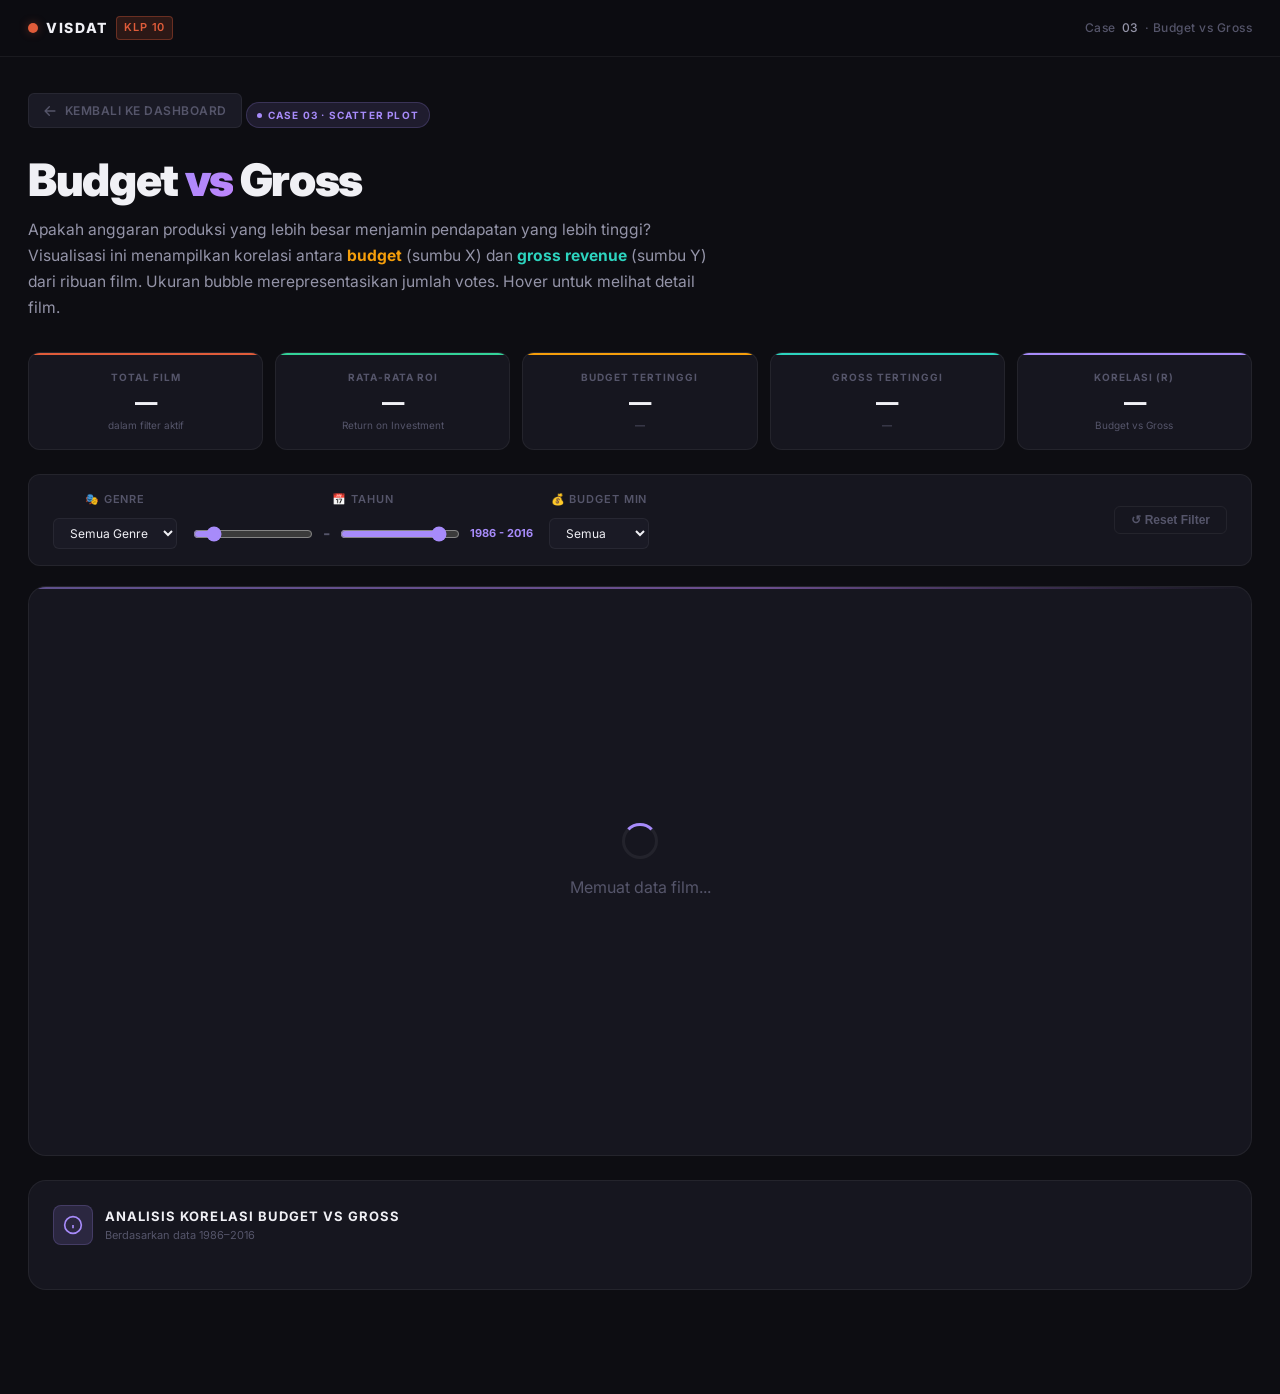
<file: cases/case3.html>
<!doctype html>
<html lang="id">
  <head>
    <meta charset="UTF-8" />
    <meta name="viewport" content="width=device-width, initial-scale=1.0" />
    <title>Case 3 — Budget vs Gross | Visualisasi Data Film</title>
    <meta
      name="description"
      content="Scatter plot korelasi antara anggaran produksi (budget) dan pendapatan kotor (gross) film dari 1986 hingga 2016."
    />
    <link rel="preconnect" href="https://fonts.googleapis.com" />
    <link rel="preconnect" href="https://fonts.gstatic.com" crossorigin />
    <link
      href="https://fonts.googleapis.com/css2?family=Inter:wght@300;400;500;600;700;800;900&display=swap"
      rel="stylesheet"
    />
    <link rel="stylesheet" href="../css/style.css" />
    <style>
      body {
        background: var(--bg-base);
      }

      .topbar {
        position: sticky;
        top: 0;
        z-index: 100;
        background: rgba(13, 13, 18, 0.88);
        backdrop-filter: blur(20px) saturate(180%);
        border-bottom: 1px solid var(--border);
      }
      .topbar-inner {
        max-width: 1320px;
        margin: 0 auto;
        padding: 0 28px;
        height: 56px;
        display: flex;
        align-items: center;
        justify-content: space-between;
      }
      .topbar-brand {
        display: flex;
        align-items: center;
        gap: 8px;
        text-decoration: none;
      }
      .brand-dot {
        width: 10px;
        height: 10px;
        border-radius: 50%;
        background: var(--accent);
        box-shadow: 0 0 10px var(--accent-glow);
      }
      .brand-text {
        font-size: 14px;
        font-weight: 800;
        letter-spacing: 0.12em;
        color: var(--text-primary);
      }
      .brand-sub {
        font-size: 11px;
        font-weight: 600;
        letter-spacing: 0.08em;
        color: var(--accent);
        background: var(--accent-dim);
        border: 1px solid var(--accent-glow);
        padding: 2px 7px;
        border-radius: 4px;
      }
      .topbar-case {
        font-size: 12px;
        font-weight: 500;
        color: var(--text-muted);
        letter-spacing: 0.04em;
        display: flex;
        align-items: center;
        gap: 6px;
      }
      .topbar-case span {
        color: var(--text-secondary);
      }

      .page-wrap {
        max-width: 1320px;
        margin: 0 auto;
        padding: 36px 28px 80px;
      }

      .back-btn {
        display: inline-flex;
        align-items: center;
        gap: 8px;
        font-size: 12px;
        font-weight: 600;
        letter-spacing: 0.04em;
        text-transform: uppercase;
        color: var(--text-muted);
        text-decoration: none;
        padding: 7px 14px;
        border-radius: 6px;
        border: 1px solid var(--border);
        background: var(--bg-elevated);
        transition:
          color 0.2s,
          border-color 0.2s;
        margin-bottom: 28px;
      }
      .back-btn:hover {
        color: var(--text-primary);
        border-color: var(--border-hover);
      }
      .back-btn svg {
        width: 14px;
        height: 14px;
      }

      .case-badge {
        display: inline-flex;
        align-items: center;
        gap: 6px;
        font-size: 10px;
        font-weight: 700;
        letter-spacing: 0.12em;
        text-transform: uppercase;
        color: #a78bfa;
        background: rgba(167, 139, 250, 0.12);
        border: 1px solid rgba(167, 139, 250, 0.2);
        padding: 4px 10px;
        border-radius: 100px;
        margin-bottom: 14px;
      }
      .case-badge-dot {
        width: 5px;
        height: 5px;
        border-radius: 50%;
        background: #a78bfa;
      }

      h1.case-title {
        font-size: clamp(1.8rem, 4vw, 2.8rem);
        font-weight: 900;
        letter-spacing: -0.03em;
        line-height: 1.1;
        color: var(--text-primary);
        margin-bottom: 12px;
      }
      h1.case-title em {
        font-style: normal;
        background: linear-gradient(135deg, #a78bfa 0%, #c084fc 100%);
        -webkit-background-clip: text;
        -webkit-text-fill-color: transparent;
        background-clip: text;
      }
      .case-desc {
        font-size: 0.975rem;
        color: var(--text-secondary);
        max-width: 700px;
        line-height: 1.65;
        margin-bottom: 32px;
      }

      /* Stats Grid */
      .stats-grid {
        display: grid;
        grid-template-columns: repeat(auto-fit, minmax(160px, 1fr));
        gap: 12px;
        margin-bottom: 24px;
      }
      .stat-card {
        background: var(--bg-card);
        border: 1px solid var(--border);
        border-radius: var(--radius-md);
        padding: 16px 18px;
        position: relative;
        overflow: hidden;
      }
      .stat-card::before {
        content: "";
        position: absolute;
        top: 0;
        left: 0;
        right: 0;
        height: 2px;
      }
      .stat-card.sc-total::before {
        background: var(--accent);
      }
      .stat-card.sc-roi::before {
        background: #34d399;
      }
      .stat-card.sc-budget::before {
        background: #f59e0b;
      }
      .stat-card.sc-gross::before {
        background: #2dd4bf;
      }
      .stat-card.sc-corr::before {
        background: #a78bfa;
      }
      .stat-lbl {
        font-size: 10px;
        font-weight: 700;
        letter-spacing: 0.1em;
        text-transform: uppercase;
        color: var(--text-muted);
        margin-bottom: 6px;
      }
      .stat-val {
        font-size: 1.4rem;
        font-weight: 800;
        letter-spacing: -0.02em;
        color: var(--text-primary);
        line-height: 1;
        margin-bottom: 3px;
      }
      .stat-sub {
        font-size: 10px;
        color: var(--text-muted);
      }

      /* Controls Row (seperti Case 6) */
      .controls-row {
        display: flex;
        align-items: center;
        flex-wrap: wrap;
        gap: 16px;
        margin-bottom: 20px;
        background: var(--bg-card);
        padding: 16px 24px;
        border-radius: var(--radius-md);
        border: 1px solid var(--border);
      }
      .filter-group {
        display: flex;
        align-items: center;
        gap: 10px;
      }
      .filter-group label {
        font-size: 11px;
        font-weight: 600;
        text-transform: uppercase;
        letter-spacing: 0.08em;
        color: var(--text-muted);
      }
      .filter-group select,
      .filter-group input {
        background: var(--bg-elevated);
        border: 1px solid var(--border);
        border-radius: 6px;
        padding: 6px 12px;
        color: var(--text-primary);
        font-family: "Inter", sans-serif;
        font-size: 12px;
        outline: none;
        cursor: pointer;
      }
      .filter-group select:focus,
      .filter-group input:focus {
        border-color: #a78bfa;
      }
      .range-slider-wrap {
        display: flex;
        align-items: center;
        gap: 10px;
      }
      .range-slider-wrap input[type="range"] {
        width: 120px;
        accent-color: #a78bfa;
      }
      .btn-reset {
        background: transparent;
        border: 1px solid var(--border);
        color: var(--text-muted);
        padding: 6px 16px;
        border-radius: 6px;
        font-size: 12px;
        font-weight: 600;
        cursor: pointer;
        transition: all 0.2s;
        margin-left: auto;
      }
      .btn-reset:hover {
        color: var(--text-primary);
        border-color: #a78bfa;
      }

      /* Chart Card */
      .chart-card {
        background: var(--bg-card);
        border: 1px solid var(--border);
        border-radius: var(--radius-lg);
        padding: 24px;
        position: relative;
        overflow-x: auto;
        margin-bottom: 24px;
      }
      .chart-card::before {
        content: "";
        position: absolute;
        top: 0;
        left: 0;
        right: 0;
        height: 2px;
        background: linear-gradient(
          90deg,
          #a78bfa 0%,
          #c084fc 60%,
          transparent 100%
        );
        opacity: 0.5;
      }

      .axis text {
        fill: var(--text-muted);
        font-family: "Inter", sans-serif;
        font-size: 10px;
        font-weight: 500;
      }
      /* Perbaikan axis label agar lebih jelas */
      .axis-label {
        fill: #ffffff !important;
        font-size: 12px;
        font-weight: 600;
      }

      /* Perbaikan tick label (angka pada sumbu) */
      .axis .tick text {
        fill: #ffffff !important;
        font-size: 11px;
        font-weight: 500;
      }

      /* Perbaikan label sumbu X dan Y */
      .x-axis-label,
      .y-axis-label {
        fill: #ffffff !important;
        font-size: 13px;
        font-weight: 700;
        letter-spacing: 0.03em;
      }
      .axis line,
      .axis path {
        stroke: rgba(255, 255, 255, 0.07);
      }
      .axis .domain {
        display: none;
      }
      .grid line {
        stroke: rgba(255, 255, 255, 0.04);
        stroke-dasharray: 3, 4;
      }

      /* Insight Panel (grid card seperti Case 6 & 7) */
      .insight-panel {
        background: var(--bg-card);
        border: 1px solid var(--border);
        border-radius: var(--radius-lg);
        padding: 24px;
        margin-bottom: 24px;
      }
      .insight-header {
        display: flex;
        align-items: center;
        gap: 12px;
        margin-bottom: 20px;
      }
      .insight-icon {
        width: 40px;
        height: 40px;
        border-radius: var(--radius-sm);
        background: rgba(167, 139, 250, 0.15);
        border: 1px solid rgba(167, 139, 250, 0.2);
        display: flex;
        align-items: center;
        justify-content: center;
        color: #a78bfa;
      }
      .insight-title {
        font-size: 13px;
        font-weight: 700;
        letter-spacing: 0.08em;
        text-transform: uppercase;
        color: var(--text-primary);
      }
      .insight-subtitle {
        font-size: 11px;
        color: var(--text-muted);
      }
      .insights-grid {
        display: grid;
        grid-template-columns: repeat(auto-fit, minmax(200px, 1fr));
        gap: 14px;
      }
      .insight-card {
        background: var(--bg-elevated);
        border: 1px solid var(--border);
        border-radius: var(--radius-md);
        padding: 14px;
        border-left: 3px solid #a78bfa;
      }
      .ic-num {
        font-size: 1.2rem;
        font-weight: 800;
        color: var(--text-primary);
        margin-bottom: 6px;
      }
      .ic-label {
        font-size: 10px;
        font-weight: 700;
        letter-spacing: 0.08em;
        text-transform: uppercase;
        color: var(--text-muted);
        margin-bottom: 6px;
      }
      .ic-desc {
        font-size: 11px;
        color: var(--text-secondary);
        line-height: 1.5;
      }

      .legend-wrap {
        display: flex;
        flex-wrap: wrap;
        gap: 16px;
        margin-top: 20px;
        justify-content: center;
      }
      .legend-item {
        display: flex;
        align-items: center;
        gap: 8px;
        font-size: 11px;
        font-weight: 500;
        color: var(--text-secondary);
      }
      .legend-dot {
        width: 10px;
        height: 10px;
        border-radius: 50%;
      }

      .tooltip-scatter {
        position: fixed;
        background: rgba(10, 10, 16, 0.97);
        border: 1px solid var(--border-hover);
        border-radius: 12px;
        padding: 12px 16px;
        pointer-events: none;
        z-index: 200;
        font-family: "Inter", sans-serif;
        font-size: 12px;
        min-width: 260px;
        opacity: 0;
        transition: opacity 0.15s ease;
        box-shadow: 0 12px 48px rgba(0, 0, 0, 0.7);
      }
      .tooltip-scatter.visible {
        opacity: 1;
      }
      .tt-row {
        display: flex;
        justify-content: space-between;
        margin-bottom: 6px;
        gap: 20px;
      }

      @media (max-width: 768px) {
        .page-wrap {
          padding: 20px 16px 60px;
        }
        .controls-row {
          flex-direction: column;
          align-items: stretch;
        }
        .btn-reset {
          margin-left: 0;
          width: 100%;
        }
        .range-slider-wrap {
          flex-wrap: wrap;
        }
      }

      @keyframes spin {
        to {
          transform: rotate(360deg);
        }
      }
    </style>
  </head>
  <body>
    <div class="topbar">
      <div class="topbar-inner">
        <a href="../index.html" class="topbar-brand">
          <span class="brand-dot"></span>
          <span class="brand-text">VISDAT</span>
          <span class="brand-sub">KLP 10</span>
        </a>
        <div class="topbar-case">Case <span>03</span> · Budget vs Gross</div>
      </div>
    </div>

    <div class="page-wrap">
      <a href="../index.html" class="back-btn">
        <svg viewBox="0 0 20 20" fill="currentColor" width="14" height="14">
          <path
            fill-rule="evenodd"
            d="M9.707 16.707a1 1 0 01-1.414 0l-6-6a1 1 0 010-1.414l6-6a1 1 0 011.414 1.414L5.414 9H17a1 1 0 110 2H5.414l4.293 4.293a1 1 0 010 1.414z"
          />
        </svg>
        Kembali ke Dashboard
      </a>

      <div class="case-badge">
        <span class="case-badge-dot"></span>
        Case 03 · Scatter Plot
      </div>
      <h1 class="case-title">Budget <em>vs</em> Gross</h1>
      <p class="case-desc">
        Apakah anggaran produksi yang lebih besar menjamin pendapatan yang lebih
        tinggi? Visualisasi ini menampilkan korelasi antara
        <strong style="color: #f59e0b">budget</strong> (sumbu X) dan
        <strong style="color: #2dd4bf">gross revenue</strong> (sumbu Y) dari
        ribuan film. Ukuran bubble merepresentasikan jumlah votes. Hover untuk
        melihat detail film.
      </p>

      <!-- Stats Grid -->
      <div class="stats-grid">
        <div class="stat-card sc-total">
          <div class="stat-lbl">Total Film</div>
          <div class="stat-val" id="stat-total">—</div>
          <div class="stat-sub">dalam filter aktif</div>
        </div>
        <div class="stat-card sc-roi">
          <div class="stat-lbl">Rata-rata ROI</div>
          <div class="stat-val" id="stat-avg-roi">—</div>
          <div class="stat-sub">Return on Investment</div>
        </div>
        <div class="stat-card sc-budget">
          <div class="stat-lbl">Budget Tertinggi</div>
          <div class="stat-val" id="stat-top-budget">—</div>
          <div class="stat-sub" id="stat-top-budget-name">—</div>
        </div>
        <div class="stat-card sc-gross">
          <div class="stat-lbl">Gross Tertinggi</div>
          <div class="stat-val" id="stat-top-gross">—</div>
          <div class="stat-sub" id="stat-top-gross-name">—</div>
        </div>
        <div class="stat-card sc-corr">
          <div class="stat-lbl">Korelasi (r)</div>
          <div class="stat-val" id="stat-correlation">—</div>
          <div class="stat-sub">Budget vs Gross</div>
        </div>
      </div>

      <!-- Controls Row (seperti Case 6) -->
      <div class="controls-row">
        <div class="filter-group">
          <label>🎭 Genre</label>
          <select id="genre-select">
            <option value="">Semua Genre</option>
          </select>
        </div>
        <div class="filter-group">
          <label>📅 Tahun</label>
          <div class="range-slider-wrap">
            <input
              type="range"
              id="year-min"
              min="1986"
              max="2016"
              value="1986"
            />
            <span style="color: var(--text-muted); font-weight: 700">-</span>
            <input
              type="range"
              id="year-max"
              min="1986"
              max="2016"
              value="2016"
            />
            <span
              id="year-range-label"
              style="font-size: 11px; color: #a78bfa; font-weight: 700"
              >1986 - 2016</span
            >
          </div>
        </div>
        <div class="filter-group">
          <label>💰 Budget Min</label>
          <select id="budget-filter" style="width: 100px">
            <option value="0">Semua</option>
            <option value="1000000">≥ $1M</option>
            <option value="10000000">≥ $10M</option>
            <option value="50000000">≥ $50M</option>
            <option value="100000000">≥ $100M</option>
          </select>
        </div>
        <button class="btn-reset" id="btn-reset">↺ Reset Filter</button>
      </div>

      <!-- Chart Card -->
      <div class="chart-card">
        <div
          id="loading"
          style="
            display: flex;
            align-items: center;
            justify-content: center;
            height: 500px;
            flex-direction: column;
            gap: 16px;
          "
        >
          <div
            style="
              width: 36px;
              height: 36px;
              border: 3px solid var(--border);
              border-top-color: #a78bfa;
              border-radius: 50%;
              animation: spin 0.7s linear infinite;
            "
          ></div>
          <span style="color: var(--text-muted)">Memuat data film...</span>
        </div>
        <svg
          id="scatter-chart"
          width="100%"
          height="540"
          style="display: none"
        ></svg>
        <div class="legend-wrap" id="legend"></div>
      </div>

      <!-- Insight Panel (grid card seperti Case 6 & 7) -->
      <div class="insight-panel">
        <div class="insight-header">
          <div class="insight-icon">
            <svg
              width="20"
              height="20"
              viewBox="0 0 24 24"
              fill="none"
              stroke="currentColor"
              stroke-width="2"
            >
              <circle cx="12" cy="12" r="10" />
              <line x1="12" y1="16" x2="12" y2="12" />
              <line x1="12" y1="8" x2="12.01" y2="8" />
            </svg>
          </div>
          <div>
            <div class="insight-title">Analisis Korelasi Budget vs Gross</div>
            <div class="insight-subtitle">Berdasarkan data 1986–2016</div>
          </div>
        </div>
        <div class="insights-grid" id="insights-grid"></div>
      </div>
    </div>

    <div id="tooltip" class="tooltip-scatter"></div>

    <script src="https://d3js.org/d3.v7.min.js"></script>
    <script>
      // ═══════════════════════════════════════════════════════════════
      // CONFIGURATION
      // ═══════════════════════════════════════════════════════════════
      const GENRE_COLORS = {
        Comedy: "#e05c3a",
        Action: "#2dd4bf",
        Drama: "#a78bfa",
        Crime: "#f59e0b",
        Biography: "#60a5fa",
        Adventure: "#34d399",
        Animation: "#f97316",
        Horror: "#fb7185",
        Thriller: "#8b5cf6",
        Romance: "#ec4899",
        "Sci-Fi": "#06b6d4",
        Fantasy: "#d946ef",
      };

      let allData = [];
      let currentData = [];

      const MARGIN = { top: 20, right: 28, bottom: 60, left: 70 };

      function fmtMoney(v) {
        if (!v || isNaN(v) || v <= 0) return "N/A";
        if (v >= 1e9) return "$" + (v / 1e9).toFixed(2) + "B";
        if (v >= 1e6) return "$" + (v / 1e6).toFixed(1) + "M";
        if (v >= 1e3) return "$" + (v / 1e3).toFixed(0) + "K";
        return "$" + Math.round(v);
      }

      function calcROI(budget, gross) {
        if (!budget || budget <= 0 || !gross || gross <= 0) return null;
        return (gross - budget) / budget;
      }

      function calculateCorrelation(xArr, yArr) {
        const n = xArr.length;
        if (n < 3) return 0;
        const sumX = d3.sum(xArr),
          sumY = d3.sum(yArr);
        const sumXY = d3.sum(xArr.map((x, i) => x * yArr[i]));
        const sumX2 = d3.sum(xArr.map((x) => x * x));
        const sumY2 = d3.sum(yArr.map((y) => y * y));
        const numerator = n * sumXY - sumX * sumY;
        const denominator = Math.sqrt(
          (n * sumX2 - sumX * sumX) * (n * sumY2 - sumY * sumY),
        );
        return denominator === 0 ? 0 : numerator / denominator;
      }

      function truncate(str, n) {
        return str.length > n ? str.slice(0, n) + "…" : str;
      }

      // ═══════════════════════════════════════════════════════════════
      // LOAD DATA
      // ═══════════════════════════════════════════════════════════════
      d3.csv("../data/movies.csv")
        .then((raw) => {
          allData = raw
            .map((d) => ({
              name: d.name || "",
              genre: d.genre || "Other",
              year: +d.year || 0,
              budget: parseFloat(d.budget) || 0,
              gross: parseFloat(d.gross) || 0,
              score: parseFloat(d.score) || 0,
              votes: parseFloat(d.votes) || 0,
            }))
            .filter(
              (d) =>
                d.year >= 1980 &&
                d.name &&
                d.budget > 0 &&
                d.gross > 0 &&
                d.genre,
            );

          // Populate genre dropdown
          const genres = [...new Set(allData.map((d) => d.genre))]
            .filter(Boolean)
            .sort();
          const sel = document.getElementById("genre-select");
          genres.forEach((g) => {
            const opt = document.createElement("option");
            opt.value = g;
            opt.textContent = g;
            sel.appendChild(opt);
          });

          // Setup range slider labels
          const yearMin = document.getElementById("year-min");
          const yearMax = document.getElementById("year-max");
          const rangeLabel = document.getElementById("year-range-label");

          yearMin.addEventListener("input", () => {
            if (parseInt(yearMin.value) > parseInt(yearMax.value))
              yearMax.value = yearMin.value;
            rangeLabel.textContent = `${yearMin.value} - ${yearMax.value}`;
            applyFilters();
          });
          yearMax.addEventListener("input", () => {
            if (parseInt(yearMax.value) < parseInt(yearMin.value))
              yearMin.value = yearMax.value;
            rangeLabel.textContent = `${yearMin.value} - ${yearMax.value}`;
            applyFilters();
          });

          document.getElementById("loading").style.display = "none";
          document.getElementById("scatter-chart").style.display = "block";
          applyFilters();
        })
        .catch((err) => {
          document.getElementById("loading").innerHTML =
            `<div style="text-align:center;color:var(--accent)"><strong>Gagal memuat data</strong><br><small style="color:var(--text-muted)">${err.message}</small><br>Pastikan file data/movies.csv ada</div>`;
        });

      // ═══════════════════════════════════════════════════════════════
      // FILTERS
      // ═══════════════════════════════════════════════════════════════
      function applyFilters() {
        const genre = document.getElementById("genre-select").value;
        const yearMin =
          parseInt(document.getElementById("year-min").value) || 1986;
        const yearMax =
          parseInt(document.getElementById("year-max").value) || 2016;
        const budgetMin =
          parseFloat(document.getElementById("budget-filter").value) || 0;

        currentData = allData.filter((d) => {
          if (genre && d.genre !== genre) return false;
          if (d.year < yearMin || d.year > yearMax) return false;
          if (d.budget < budgetMin) return false;
          return true;
        });

        updateStats();
        updateInsights();
        renderChart();
      }

      function updateStats() {
        const total = currentData.length;
        document.getElementById("stat-total").textContent =
          total.toLocaleString("id-ID");

        if (total === 0) {
          document.getElementById("stat-avg-roi").textContent = "—";
          document.getElementById("stat-top-budget").textContent = "—";
          document.getElementById("stat-top-gross").textContent = "—";
          document.getElementById("stat-correlation").textContent = "—";
          return;
        }

        const roiValues = currentData
          .map((d) => calcROI(d.budget, d.gross))
          .filter((v) => v !== null);
        const avgROI = roiValues.length ? d3.mean(roiValues) : 0;
        document.getElementById("stat-avg-roi").textContent =
          avgROI.toFixed(2) + "x";

        const topBudget = d3.greatest(currentData, (d) => d.budget);
        const topGross = d3.greatest(currentData, (d) => d.gross);
        document.getElementById("stat-top-budget").textContent = topBudget
          ? fmtMoney(topBudget.budget)
          : "—";
        document.getElementById("stat-top-budget-name").textContent = topBudget
          ? truncate(topBudget.name, 20)
          : "—";
        document.getElementById("stat-top-gross").textContent = topGross
          ? fmtMoney(topGross.gross)
          : "—";
        document.getElementById("stat-top-gross-name").textContent = topGross
          ? truncate(topGross.name, 20)
          : "—";

        const corr = calculateCorrelation(
          currentData.map((d) => Math.log(d.budget)),
          currentData.map((d) => Math.log(d.gross)),
        );
        document.getElementById("stat-correlation").textContent =
          corr.toFixed(3);
      }

      function updateInsights() {
        const total = currentData.length;
        if (total === 0) return;

        const corr = calculateCorrelation(
          currentData.map((d) => Math.log(d.budget)),
          currentData.map((d) => Math.log(d.gross)),
        );
        const strength = Math.abs(corr);
        let interpretation = "";
        if (strength > 0.5) interpretation = "KUAT";
        else if (strength > 0.3) interpretation = "SEDANG";
        else if (strength > 0.1) interpretation = "LEMAH";
        else interpretation = "SANGAT LEMAH";

        const avgROI =
          d3.mean(
            currentData
              .map((d) => calcROI(d.budget, d.gross))
              .filter((v) => v !== null),
          ) || 0;

        // Genre dengan ROI tertinggi
        const roiByGenre = {};
        currentData.forEach((d) => {
          const roi = calcROI(d.budget, d.gross);
          if (roi !== null) {
            if (!roiByGenre[d.genre]) roiByGenre[d.genre] = [];
            roiByGenre[d.genre].push(roi);
          }
        });
        let bestGenre = { name: "—", roi: 0 };
        for (const [genre, rois] of Object.entries(roiByGenre)) {
          const medianRoi = d3.median(rois);
          if (medianRoi > bestGenre.roi) {
            bestGenre = { name: genre, roi: medianRoi };
          }
        }

        // Hidden gems count
        const hiddenGems = currentData.filter(
          (d) => d.score >= 8.0 && d.budget < 10000000,
        ).length;

        const grid = document.getElementById("insights-grid");
        grid.innerHTML = `
        <div class="insight-card">
            <div class="ic-num">${corr.toFixed(3)}</div>
            <div class="ic-label">Koefisien Korelasi (r)</div>
            <div class="ic-desc">Hubungan ${interpretation} dan ${corr > 0 ? "positif" : "negatif"} antara budget dan gross revenue.</div>
        </div>
        <div class="insight-card">
            <div class="ic-num">${avgROI.toFixed(2)}x</div>
            <div class="ic-label">Rata-rata ROI</div>
            <div class="ic-desc">Return on Investment rata-rata dari ${total.toLocaleString("id-ID")} film dalam filter aktif.</div>
        </div>
        <div class="insight-card">
            <div class="ic-num">${bestGenre.name}</div>
            <div class="ic-label">Genre dengan ROI Tertinggi</div>
            <div class="ic-desc">Median ROI ${bestGenre.roi.toFixed(2)}x — genre ini paling efisien secara finansial.</div>
        </div>
        <div class="insight-card">
            <div class="ic-num">${hiddenGems}</div>
            <div class="ic-label">Hidden Gems</div>
            <div class="ic-desc">Film dengan skor ≥ 8.0 namun budget < $10M — kualitas tinggi dengan biaya rendah.</div>
        </div>
    `;
      }

      // ═══════════════════════════════════════════════════════════════
      // RENDER CHART
      // ═══════════════════════════════════════════════════════════════
      function renderChart() {
        const container = document.getElementById("scatter-chart");
        const width = Math.max(700, container.parentElement.clientWidth - 40);
        const height = 540;
        container.setAttribute("width", width);
        container.setAttribute("height", height);
        container.innerHTML = "";

        if (currentData.length === 0) {
          container.innerHTML = `<text x="${width / 2}" y="${height / 2}" text-anchor="middle" fill="var(--text-muted)" font-size="14">Tidak ada data dengan filter yang dipilih</text>`;
          return;
        }

        const innerW = width - MARGIN.left - MARGIN.right;
        const innerH = height - MARGIN.top - MARGIN.bottom;
        const svg = d3
          .select("#scatter-chart")
          .append("g")
          .attr("transform", `translate(${MARGIN.left},${MARGIN.top})`);

        // Scales
        const budgetMin = d3.min(currentData, (d) => d.budget);
        const budgetMax = d3.max(currentData, (d) => d.budget);
        const grossMin = d3.min(currentData, (d) => d.gross);
        const grossMax = d3.max(currentData, (d) => d.gross);

        const xScale = d3
          .scaleLog()
          .domain([budgetMin, budgetMax])
          .range([0, innerW])
          .nice();
        const yScale = d3
          .scaleLog()
          .domain([grossMin, grossMax])
          .range([innerH, 0])
          .nice();

        const minVotes = d3.min(currentData, (d) => d.votes) || 1;
        const maxVotes = d3.max(currentData, (d) => d.votes) || 1;
        const rScale = d3
          .scaleSqrt()
          .domain([minVotes, maxVotes])
          .range([3, 12]);

        // Grid
        svg
          .append("g")
          .attr("class", "grid")
          .call(d3.axisLeft(yScale).ticks(6).tickSize(-innerW).tickFormat(""))
          .selectAll(".domain, .tick line")
          .attr("stroke", "rgba(255,255,255,.05)");
        svg
          .append("g")
          .attr("class", "grid")
          .attr("transform", `translate(0,${innerH})`)
          .call(d3.axisBottom(xScale).ticks(6).tickSize(-innerH).tickFormat(""))
          .selectAll(".domain, .tick line")
          .attr("stroke", "rgba(255,255,255,.05)");

        // Diagonal line (budget = gross)
        const diagStart = Math.max(budgetMin, grossMin);
        const diagEnd = Math.min(budgetMax, grossMax);
        if (diagEnd > diagStart) {
          svg
            .append("line")
            .attr("x1", xScale(diagStart))
            .attr("y1", yScale(diagStart))
            .attr("x2", xScale(diagEnd))
            .attr("y2", yScale(diagEnd))
            .attr("stroke", "rgba(255,255,255,0.08)")
            .attr("stroke-dasharray", "4,4")
            .attr("stroke-width", 1.5);
        }

        // ROI 200% line
        svg
          .append("line")
          .attr("x1", 0)
          .attr("y1", yScale(budgetMin * 2))
          .attr("x2", innerW)
          .attr("y2", yScale(budgetMax * 2))
          .attr("stroke", "rgba(52,211,153,0.2)")
          .attr("stroke-dasharray", "4,4")
          .attr("stroke-width", 1);

        // ============================================================
        // SUMBU X — dengan label putih dan jarak longgar
        // ============================================================
        svg
          .append("g")
          .attr("class", "axis")
          .attr("transform", `translate(0,${innerH})`)
          .call(
            d3
              .axisBottom(xScale)
              .ticks(6) // ← maksimal 6 label agar tidak padat
              .tickFormat(d3.format("~s")),
          )
          .selectAll("text")
          .attr("fill", "#ffffff")
          .attr("font-size", "11px")
          .attr("font-weight", "500");

        // ============================================================
        // SUMBU Y — dengan label putih dan jarak longgar
        // ============================================================
        svg
          .append("g")
          .attr("class", "axis")
          .call(
            d3
              .axisLeft(yScale)
              .ticks(6) // ← maksimal 6 label agar tidak padat
              .tickFormat(d3.format("~s")),
          )
          .selectAll("text")
          .attr("fill", "#ffffff")
          .attr("font-size", "11px")
          .attr("font-weight", "500");

        // ============================================================
        // LABEL SUMBU X — putih, lebih besar, lebih jelas
        // ============================================================
        svg
          .append("text")
          .attr("class", "x-axis-label")
          .attr("x", innerW / 2)
          .attr("y", innerH + 48)
          .attr("text-anchor", "middle")
          .attr("fill", "#ffffff")
          .attr("font-size", 13)
          .attr("font-weight", 700)
          .attr("letter-spacing", "0.03em")
          .text("BUDGET (USD) → (log scale)");

        // ============================================================
        // LABEL SUMBU Y — putih, lebih besar, lebih jelas
        // ============================================================
        svg
          .append("text")
          .attr("class", "y-axis-label")
          .attr("transform", "rotate(-90)")
          .attr("x", -innerH / 2)
          .attr("y", -55)
          .attr("text-anchor", "middle")
          .attr("fill", "#ffffff")
          .attr("font-size", 13)
          .attr("font-weight", 700)
          .attr("letter-spacing", "0.03em")
          .text("GROSS REVENUE (USD) → (log scale)");

        // Points (titik-titik scatter)
        const tooltip = d3.select("#tooltip");
        svg
          .selectAll(".dot")
          .data(currentData)
          .enter()
          .append("circle")
          .attr("cx", (d) => xScale(d.budget))
          .attr("cy", (d) => yScale(d.gross))
          .attr("r", (d) => rScale(d.votes))
          .attr("fill", (d) => GENRE_COLORS[d.genre] || "#888")
          .attr("fill-opacity", 0.55)
          .attr("stroke", "none")
          .on("mouseenter", function (event, d) {
            d3.select(this)
              .attr("stroke", "#fff")
              .attr("stroke-width", 2)
              .attr("fill-opacity", 0.9);
            const roi = calcROI(d.budget, d.gross);
            tooltip.html(`
                <div style="display: flex; justify-content: space-between; margin-bottom: 6px;">
                    <span style="font-weight: 700;">${d.name}</span>
                    <span style="color: #a78bfa; font-weight: 700;">⭐ ${d.score.toFixed(1)}</span>
                </div>
                <div class="tt-row"><span style="color: var(--text-muted);">📅 Tahun / 🎭 Genre</span><span>${d.year} · ${d.genre}</span></div>
                <div class="tt-row"><span style="color: var(--text-muted);">💰 Budget</span><span style="color: #f59e0b;">${fmtMoney(d.budget)}</span></div>
                <div class="tt-row"><span style="color: var(--text-muted);">📈 Gross</span><span style="color: #2dd4bf;">${fmtMoney(d.gross)}</span></div>
                <div class="tt-row"><span style="color: var(--text-muted);">📊 ROI</span><span style="color: #34d399; font-weight: 700;">${roi !== null ? roi.toFixed(2) + "x" : "—"}</span></div>
                <div class="tt-row"><span style="color: var(--text-muted);">🗳️ Votes</span><span>${d.votes.toLocaleString("id-ID")}</span></div>
            `);
            tooltip.classed("visible", true);
            const left = event.clientX + 14;
            const top = event.clientY - 10;
            tooltip
              .style("left", Math.min(left, window.innerWidth - 280) + "px")
              .style("top", Math.max(8, top) + "px");
          })
          .on("mouseleave", function () {
            d3.select(this).attr("stroke", "none").attr("fill-opacity", 0.55);
            tooltip.classed("visible", false);
          });

        // Legend
        const genresInView = [
          ...new Set(currentData.map((d) => d.genre)),
        ].slice(0, 8);
        const legendWrap = document.getElementById("legend");
        legendWrap.innerHTML =
          genresInView
            .map(
              (g) => `
        <div class="legend-item">
            <span class="legend-dot" style="background: ${GENRE_COLORS[g] || "#888"}"></span>
            <span>${g}</span>
        </div>
    `,
            )
            .join("") +
          `<div class="legend-item"><span style="width:10px;height:10px;border-radius:50%;background:rgba(255,255,255,0.3);"></span><span>Ukuran bubble = Jumlah Votes</span></div>`;
      }

      // ═══════════════════════════════════════════════════════════════
      // EVENT LISTENERS
      // ═══════════════════════════════════════════════════════════════
      function debounce(fn, ms) {
        let timer;
        return (...args) => {
          clearTimeout(timer);
          timer = setTimeout(() => fn(...args), ms);
        };
      }

      document
        .getElementById("genre-select")
        .addEventListener("change", applyFilters);
      document
        .getElementById("budget-filter")
        .addEventListener("change", applyFilters);
      document.getElementById("btn-reset").addEventListener("click", () => {
        document.getElementById("genre-select").value = "";
        document.getElementById("year-min").value = "1986";
        document.getElementById("year-max").value = "2016";
        document.getElementById("budget-filter").value = "0";
        document.getElementById("year-range-label").textContent = "1986 - 2016";
        applyFilters();
      });

      let resizeTimer;
      window.addEventListener("resize", () => {
        clearTimeout(resizeTimer);
        resizeTimer = setTimeout(() => {
          if (currentData.length) renderChart();
        }, 200);
      });
    </script>
  </body>
</html>
</file>
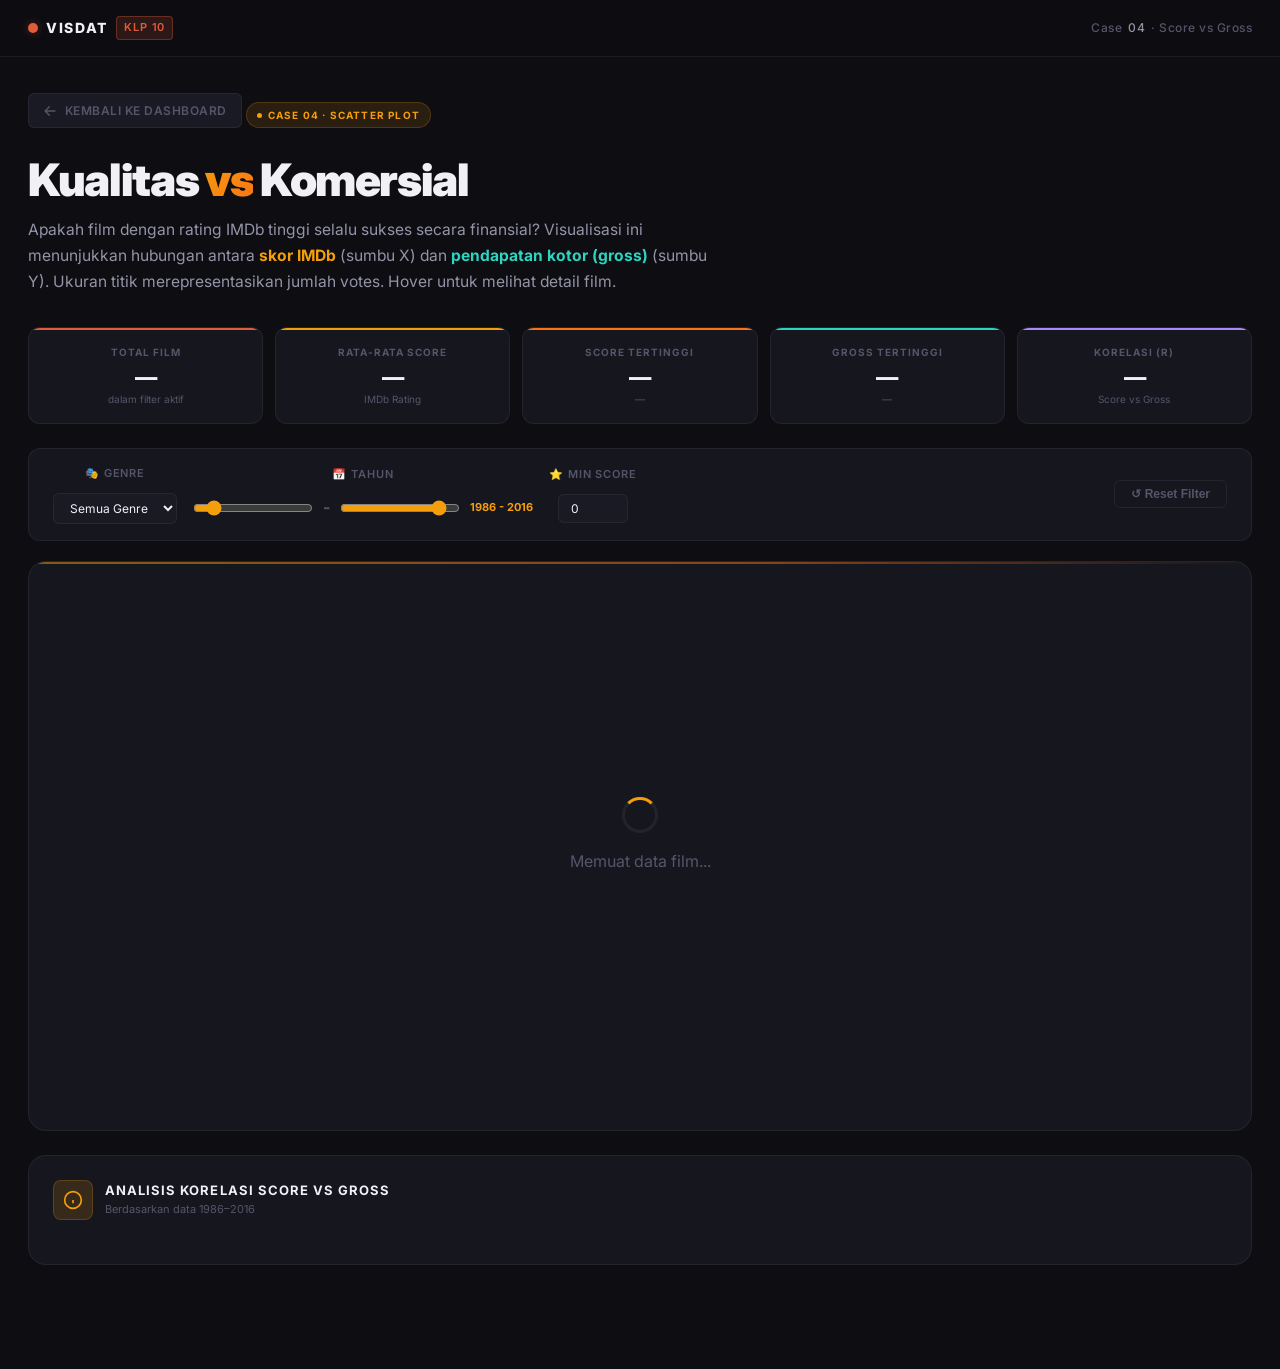
<file: cases/case4.html>
<!doctype html>
<html lang="id">
  <head>
    <meta charset="UTF-8" />
    <meta name="viewport" content="width=device-width, initial-scale=1.0" />
    <title>Case 4 — Score vs Gross | Visualisasi Data Film</title>
    <meta
      name="description"
      content="Scatter plot korelasi antara skor IMDb (rating) dan pendapatan kotor (gross) film dari 1986 hingga 2016."
    />
    <link rel="preconnect" href="https://fonts.googleapis.com" />
    <link rel="preconnect" href="https://fonts.gstatic.com" crossorigin />
    <link
      href="https://fonts.googleapis.com/css2?family=Inter:wght@300;400;500;600;700;800;900&display=swap"
      rel="stylesheet"
    />
    <link rel="stylesheet" href="../css/style.css" />
    <style>
      body {
        background: var(--bg-base);
      }

      .topbar {
        position: sticky;
        top: 0;
        z-index: 100;
        background: rgba(13, 13, 18, 0.88);
        backdrop-filter: blur(20px) saturate(180%);
        border-bottom: 1px solid var(--border);
      }
      .topbar-inner {
        max-width: 1320px;
        margin: 0 auto;
        padding: 0 28px;
        height: 56px;
        display: flex;
        align-items: center;
        justify-content: space-between;
      }
      .topbar-brand {
        display: flex;
        align-items: center;
        gap: 8px;
        text-decoration: none;
      }
      .brand-dot {
        width: 10px;
        height: 10px;
        border-radius: 50%;
        background: var(--accent);
        box-shadow: 0 0 10px var(--accent-glow);
      }
      .brand-text {
        font-size: 14px;
        font-weight: 800;
        letter-spacing: 0.12em;
        color: var(--text-primary);
      }
      .brand-sub {
        font-size: 11px;
        font-weight: 600;
        letter-spacing: 0.08em;
        color: var(--accent);
        background: var(--accent-dim);
        border: 1px solid var(--accent-glow);
        padding: 2px 7px;
        border-radius: 4px;
      }
      .topbar-case {
        font-size: 12px;
        font-weight: 500;
        color: var(--text-muted);
        letter-spacing: 0.04em;
        display: flex;
        align-items: center;
        gap: 6px;
      }
      .topbar-case span {
        color: var(--text-secondary);
      }

      .page-wrap {
        max-width: 1320px;
        margin: 0 auto;
        padding: 36px 28px 80px;
      }

      .back-btn {
        display: inline-flex;
        align-items: center;
        gap: 8px;
        font-size: 12px;
        font-weight: 600;
        letter-spacing: 0.04em;
        text-transform: uppercase;
        color: var(--text-muted);
        text-decoration: none;
        padding: 7px 14px;
        border-radius: 6px;
        border: 1px solid var(--border);
        background: var(--bg-elevated);
        transition:
          color 0.2s,
          border-color 0.2s;
        margin-bottom: 28px;
      }
      .back-btn:hover {
        color: var(--text-primary);
        border-color: var(--border-hover);
      }
      .back-btn svg {
        width: 14px;
        height: 14px;
      }

      .case-badge {
        display: inline-flex;
        align-items: center;
        gap: 6px;
        font-size: 10px;
        font-weight: 700;
        letter-spacing: 0.12em;
        text-transform: uppercase;
        color: #f59e0b;
        background: rgba(245, 158, 11, 0.12);
        border: 1px solid rgba(245, 158, 11, 0.2);
        padding: 4px 10px;
        border-radius: 100px;
        margin-bottom: 14px;
      }
      .case-badge-dot {
        width: 5px;
        height: 5px;
        border-radius: 50%;
        background: #f59e0b;
      }

      h1.case-title {
        font-size: clamp(1.8rem, 4vw, 2.8rem);
        font-weight: 900;
        letter-spacing: -0.03em;
        line-height: 1.1;
        color: var(--text-primary);
        margin-bottom: 12px;
      }
      h1.case-title em {
        font-style: normal;
        background: linear-gradient(135deg, #f59e0b 0%, #f97316 100%);
        -webkit-background-clip: text;
        -webkit-text-fill-color: transparent;
        background-clip: text;
      }
      .case-desc {
        font-size: 0.975rem;
        color: var(--text-secondary);
        max-width: 700px;
        line-height: 1.65;
        margin-bottom: 32px;
      }

      /* Stats Grid */
      .stats-grid {
        display: grid;
        grid-template-columns: repeat(auto-fit, minmax(160px, 1fr));
        gap: 12px;
        margin-bottom: 24px;
      }
      .stat-card {
        background: var(--bg-card);
        border: 1px solid var(--border);
        border-radius: var(--radius-md);
        padding: 16px 18px;
        position: relative;
        overflow: hidden;
      }
      .stat-card::before {
        content: "";
        position: absolute;
        top: 0;
        left: 0;
        right: 0;
        height: 2px;
      }
      .stat-card.sc-total::before {
        background: var(--accent);
      }
      .stat-card.sc-avg::before {
        background: #f59e0b;
      }
      .stat-card.sc-topscore::before {
        background: #f97316;
      }
      .stat-card.sc-topgross::before {
        background: #2dd4bf;
      }
      .stat-card.sc-corr::before {
        background: #a78bfa;
      }
      .stat-lbl {
        font-size: 10px;
        font-weight: 700;
        letter-spacing: 0.1em;
        text-transform: uppercase;
        color: var(--text-muted);
        margin-bottom: 6px;
      }
      .stat-val {
        font-size: 1.4rem;
        font-weight: 800;
        letter-spacing: -0.02em;
        color: var(--text-primary);
        line-height: 1;
        margin-bottom: 3px;
      }
      .stat-sub {
        font-size: 10px;
        color: var(--text-muted);
      }

      /* Controls Row */
      .controls-row {
        display: flex;
        align-items: center;
        flex-wrap: wrap;
        gap: 16px;
        margin-bottom: 20px;
        background: var(--bg-card);
        padding: 16px 24px;
        border-radius: var(--radius-md);
        border: 1px solid var(--border);
      }
      .filter-group {
        display: flex;
        align-items: center;
        gap: 10px;
      }
      .filter-group label {
        font-size: 11px;
        font-weight: 600;
        text-transform: uppercase;
        letter-spacing: 0.08em;
        color: var(--text-muted);
      }
      .filter-group select,
      .filter-group input {
        background: var(--bg-elevated);
        border: 1px solid var(--border);
        border-radius: 6px;
        padding: 6px 12px;
        color: var(--text-primary);
        font-family: "Inter", sans-serif;
        font-size: 12px;
        outline: none;
        cursor: pointer;
      }
      .filter-group select:focus,
      .filter-group input:focus {
        border-color: #f59e0b;
      }
      .range-slider-wrap {
        display: flex;
        align-items: center;
        gap: 10px;
      }
      .range-slider-wrap input[type="range"] {
        width: 120px;
        accent-color: #f59e0b;
      }
      .btn-reset {
        background: transparent;
        border: 1px solid var(--border);
        color: var(--text-muted);
        padding: 6px 16px;
        border-radius: 6px;
        font-size: 12px;
        font-weight: 600;
        cursor: pointer;
        transition: all 0.2s;
        margin-left: auto;
      }
      .btn-reset:hover {
        color: var(--text-primary);
        border-color: #f59e0b;
      }

      /* Chart Card */
      .chart-card {
        background: var(--bg-card);
        border: 1px solid var(--border);
        border-radius: var(--radius-lg);
        padding: 24px;
        position: relative;
        overflow-x: auto;
        margin-bottom: 24px;
      }
      .chart-card::before {
        content: "";
        position: absolute;
        top: 0;
        left: 0;
        right: 0;
        height: 2px;
        background: linear-gradient(
          90deg,
          #f59e0b 0%,
          #f97316 60%,
          transparent 100%
        );
        opacity: 0.5;
      }

      .axis text {
        fill: #ffffff; /* ← warna putih */
        font-family: "Inter", sans-serif;
        font-size: 11px;
        font-weight: 500;
      }
      .axis line,
      .axis path {
        stroke: rgba(255, 255, 255, 0.07);
      }
      .axis .domain {
        display: none;
      }
      .grid line {
        stroke: rgba(255, 255, 255, 0.04);
        stroke-dasharray: 3, 4;
      }

      /* Insight Panel (seperti Case 6) */
      .insight-panel {
        background: var(--bg-card);
        border: 1px solid var(--border);
        border-radius: var(--radius-lg);
        padding: 24px;
        margin-bottom: 24px;
      }
      .insight-header {
        display: flex;
        align-items: center;
        gap: 12px;
        margin-bottom: 20px;
      }
      .insight-icon {
        width: 40px;
        height: 40px;
        border-radius: var(--radius-sm);
        background: rgba(245, 158, 11, 0.15);
        border: 1px solid rgba(245, 158, 11, 0.2);
        display: flex;
        align-items: center;
        justify-content: center;
        color: #f59e0b;
      }
      .insight-title {
        font-size: 13px;
        font-weight: 700;
        letter-spacing: 0.08em;
        text-transform: uppercase;
        color: var(--text-primary);
      }
      .insight-subtitle {
        font-size: 11px;
        color: var(--text-muted);
      }
      .insights-grid {
        display: grid;
        grid-template-columns: repeat(auto-fit, minmax(200px, 1fr));
        gap: 14px;
      }
      .insight-card {
        background: var(--bg-elevated);
        border: 1px solid var(--border);
        border-radius: var(--radius-md);
        padding: 14px;
        border-left: 3px solid #f59e0b;
      }
      .ic-num {
        font-size: 1.2rem;
        font-weight: 800;
        color: var(--text-primary);
        margin-bottom: 6px;
      }
      .ic-label {
        font-size: 10px;
        font-weight: 700;
        letter-spacing: 0.08em;
        text-transform: uppercase;
        color: var(--text-muted);
        margin-bottom: 6px;
      }
      .ic-desc {
        font-size: 11px;
        color: var(--text-secondary);
        line-height: 1.5;
      }

      .legend-wrap {
        display: flex;
        flex-wrap: wrap;
        gap: 16px;
        margin-top: 20px;
        justify-content: center;
      }
      .legend-item {
        display: flex;
        align-items: center;
        gap: 8px;
        font-size: 11px;
        font-weight: 500;
        color: var(--text-secondary);
      }
      .legend-dot {
        width: 10px;
        height: 10px;
        border-radius: 50%;
      }

      .tooltip-scatter {
        position: fixed;
        background: rgba(10, 10, 16, 0.97);
        border: 1px solid var(--border-hover);
        border-radius: 12px;
        padding: 12px 16px;
        pointer-events: none;
        z-index: 200;
        font-family: "Inter", sans-serif;
        font-size: 12px;
        min-width: 260px;
        opacity: 0;
        transition: opacity 0.15s ease;
        box-shadow: 0 12px 48px rgba(0, 0, 0, 0.7);
      }
      .tooltip-scatter.visible {
        opacity: 1;
      }
      .tt-row {
        display: flex;
        justify-content: space-between;
        margin-bottom: 6px;
        gap: 20px;
      }

      @media (max-width: 768px) {
        .page-wrap {
          padding: 20px 16px 60px;
        }
        .controls-row {
          flex-direction: column;
          align-items: stretch;
        }
        .btn-reset {
          margin-left: 0;
          width: 100%;
        }
        .range-slider-wrap {
          flex-wrap: wrap;
        }
      }

      @keyframes spin {
        to {
          transform: rotate(360deg);
        }
      }
    </style>
  </head>
  <body>
    <div class="topbar">
      <div class="topbar-inner">
        <a href="../index.html" class="topbar-brand">
          <span class="brand-dot"></span>
          <span class="brand-text">VISDAT</span>
          <span class="brand-sub">KLP 10</span>
        </a>
        <div class="topbar-case">Case <span>04</span> · Score vs Gross</div>
      </div>
    </div>

    <div class="page-wrap">
      <a href="../index.html" class="back-btn">
        <svg viewBox="0 0 20 20" fill="currentColor" width="14" height="14">
          <path
            fill-rule="evenodd"
            d="M9.707 16.707a1 1 0 01-1.414 0l-6-6a1 1 0 010-1.414l6-6a1 1 0 011.414 1.414L5.414 9H17a1 1 0 110 2H5.414l4.293 4.293a1 1 0 010 1.414z"
          />
        </svg>
        Kembali ke Dashboard
      </a>

      <div class="case-badge">
        <span class="case-badge-dot"></span>
        Case 04 · Scatter Plot
      </div>
      <h1 class="case-title">Kualitas <em>vs</em> Komersial</h1>
      <p class="case-desc">
        Apakah film dengan rating IMDb tinggi selalu sukses secara finansial?
        Visualisasi ini menunjukkan hubungan antara
        <strong style="color: #f59e0b">skor IMDb</strong> (sumbu X) dan
        <strong style="color: #2dd4bf">pendapatan kotor (gross)</strong> (sumbu
        Y). Ukuran titik merepresentasikan jumlah votes. Hover untuk melihat
        detail film.
      </p>

      <!-- Stats Grid -->
      <div class="stats-grid">
        <div class="stat-card sc-total">
          <div class="stat-lbl">Total Film</div>
          <div class="stat-val" id="stat-total">—</div>
          <div class="stat-sub">dalam filter aktif</div>
        </div>
        <div class="stat-card sc-avg">
          <div class="stat-lbl">Rata-rata Score</div>
          <div class="stat-val" id="stat-avg-score">—</div>
          <div class="stat-sub">IMDb Rating</div>
        </div>
        <div class="stat-card sc-topscore">
          <div class="stat-lbl">Score Tertinggi</div>
          <div class="stat-val" id="stat-top-score">—</div>
          <div class="stat-sub" id="stat-top-score-name">—</div>
        </div>
        <div class="stat-card sc-topgross">
          <div class="stat-lbl">Gross Tertinggi</div>
          <div class="stat-val" id="stat-top-gross">—</div>
          <div class="stat-sub" id="stat-top-gross-name">—</div>
        </div>
        <div class="stat-card sc-corr">
          <div class="stat-lbl">Korelasi (r)</div>
          <div class="stat-val" id="stat-correlation">—</div>
          <div class="stat-sub">Score vs Gross</div>
        </div>
      </div>

      <!-- Controls Row (seperti Case 6) -->
      <div class="controls-row">
        <div class="filter-group">
          <label>🎭 Genre</label>
          <select id="genre-select">
            <option value="">Semua Genre</option>
          </select>
        </div>
        <div class="filter-group">
          <label>📅 Tahun</label>
          <div class="range-slider-wrap">
            <input
              type="range"
              id="year-min"
              min="1986"
              max="2016"
              value="1986"
            />
            <span style="color: var(--text-muted); font-weight: 700">-</span>
            <input
              type="range"
              id="year-max"
              min="1986"
              max="2016"
              value="2016"
            />
            <span
              id="year-range-label"
              style="font-size: 11px; color: #f59e0b; font-weight: 700"
              >1986 - 2016</span
            >
          </div>
        </div>
        <div class="filter-group">
          <label>⭐ Min Score</label>
          <input
            type="number"
            id="min-score"
            min="0"
            max="10"
            step="0.5"
            value="0"
            style="width: 70px"
          />
        </div>
        <button class="btn-reset" id="btn-reset">↺ Reset Filter</button>
      </div>

      <!-- Chart Card -->
      <div class="chart-card">
        <div
          id="loading"
          style="
            display: flex;
            align-items: center;
            justify-content: center;
            height: 500px;
            flex-direction: column;
            gap: 16px;
          "
        >
          <div
            style="
              width: 36px;
              height: 36px;
              border: 3px solid var(--border);
              border-top-color: #f59e0b;
              border-radius: 50%;
              animation: spin 0.7s linear infinite;
            "
          ></div>
          <span style="color: var(--text-muted)">Memuat data film...</span>
        </div>
        <svg
          id="scatter-chart"
          width="100%"
          height="540"
          style="display: none"
        ></svg>
        <div class="legend-wrap" id="legend"></div>
      </div>

      <!-- Insight Panel (seperti Case 6) -->
      <div class="insight-panel">
        <div class="insight-header">
          <div class="insight-icon">
            <svg
              width="20"
              height="20"
              viewBox="0 0 24 24"
              fill="none"
              stroke="currentColor"
              stroke-width="2"
            >
              <circle cx="12" cy="12" r="10" />
              <line x1="12" y1="16" x2="12" y2="12" />
              <line x1="12" y1="8" x2="12.01" y2="8" />
            </svg>
          </div>
          <div>
            <div class="insight-title">Analisis Korelasi Score vs Gross</div>
            <div class="insight-subtitle">Berdasarkan data 1986–2016</div>
          </div>
        </div>
        <div class="insights-grid" id="insights-grid"></div>
      </div>
    </div>

    <div id="tooltip" class="tooltip-scatter"></div>

    <script src="https://d3js.org/d3.v7.min.js"></script>
    <script>
      // ═══════════════════════════════════════════════════════════════
      // CONFIGURATION
      // ═══════════════════════════════════════════════════════════════
      const GENRE_COLORS = {
        Comedy: "#e05c3a",
        Action: "#2dd4bf",
        Drama: "#a78bfa",
        Crime: "#f59e0b",
        Biography: "#60a5fa",
        Adventure: "#34d399",
        Animation: "#f97316",
        Horror: "#fb7185",
        Thriller: "#8b5cf6",
        Romance: "#ec4899",
        "Sci-Fi": "#06b6d4",
        Fantasy: "#d946ef",
      };

      let allData = [];
      let currentData = [];

      const MARGIN = { top: 20, right: 28, bottom: 60, left: 70 };

      function fmtMoney(v) {
        if (!v || isNaN(v) || v <= 0) return "N/A";
        if (v >= 1e9) return "$" + (v / 1e9).toFixed(2) + "B";
        if (v >= 1e6) return "$" + (v / 1e6).toFixed(1) + "M";
        return "$" + Math.round(v);
      }

      function calculateCorrelation(xArr, yArr) {
        const n = xArr.length;
        if (n < 3) return 0;
        const sumX = d3.sum(xArr),
          sumY = d3.sum(yArr);
        const sumXY = d3.sum(xArr.map((x, i) => x * yArr[i]));
        const sumX2 = d3.sum(xArr.map((x) => x * x));
        const sumY2 = d3.sum(yArr.map((y) => y * y));
        const numerator = n * sumXY - sumX * sumY;
        const denominator = Math.sqrt(
          (n * sumX2 - sumX * sumX) * (n * sumY2 - sumY * sumY),
        );
        return denominator === 0 ? 0 : numerator / denominator;
      }

      function truncate(str, n) {
        return str.length > n ? str.slice(0, n) + "…" : str;
      }

      // ═══════════════════════════════════════════════════════════════
      // LOAD DATA
      // ═══════════════════════════════════════════════════════════════
      d3.csv("../data/movies.csv")
        .then((raw) => {
          allData = raw
            .map((d) => ({
              name: d.name || "",
              genre: d.genre || "Other",
              year: +d.year || 0,
              score: parseFloat(d.score) || 0,
              gross: parseFloat(d.gross) || 0,
              budget: parseFloat(d.budget) || 0,
              votes: parseFloat(d.votes) || 0,
            }))
            .filter(
              (d) =>
                d.year >= 1980 &&
                d.name &&
                d.score > 0 &&
                d.gross > 0 &&
                d.genre,
            );

          // Populate genre dropdown
          const genres = [...new Set(allData.map((d) => d.genre))]
            .filter(Boolean)
            .sort();
          const sel = document.getElementById("genre-select");
          genres.forEach((g) => {
            const opt = document.createElement("option");
            opt.value = g;
            opt.textContent = g;
            sel.appendChild(opt);
          });

          // Setup range slider labels
          const yearMin = document.getElementById("year-min");
          const yearMax = document.getElementById("year-max");
          const rangeLabel = document.getElementById("year-range-label");

          yearMin.addEventListener("input", () => {
            if (parseInt(yearMin.value) > parseInt(yearMax.value))
              yearMax.value = yearMin.value;
            rangeLabel.textContent = `${yearMin.value} - ${yearMax.value}`;
            applyFilters();
          });
          yearMax.addEventListener("input", () => {
            if (parseInt(yearMax.value) < parseInt(yearMin.value))
              yearMin.value = yearMax.value;
            rangeLabel.textContent = `${yearMin.value} - ${yearMax.value}`;
            applyFilters();
          });

          document.getElementById("loading").style.display = "none";
          document.getElementById("scatter-chart").style.display = "block";
          applyFilters();
        })
        .catch((err) => {
          document.getElementById("loading").innerHTML =
            `<div style="text-align:center;color:var(--accent)"><strong>Gagal memuat data</strong><br><small style="color:var(--text-muted)">${err.message}</small><br>Pastikan file data/movies.csv ada</div>`;
        });

      // ═══════════════════════════════════════════════════════════════
      // FILTERS
      // ═══════════════════════════════════════════════════════════════
      function applyFilters() {
        const genre = document.getElementById("genre-select").value;
        const yearMin =
          parseInt(document.getElementById("year-min").value) || 1986;
        const yearMax =
          parseInt(document.getElementById("year-max").value) || 2016;
        const minScore =
          parseFloat(document.getElementById("min-score").value) || 0;

        currentData = allData.filter((d) => {
          if (genre && d.genre !== genre) return false;
          if (d.year < yearMin || d.year > yearMax) return false;
          if (d.score < minScore) return false;
          return true;
        });

        updateStats();
        updateInsights();
        renderChart();
      }

      function updateStats() {
        const total = currentData.length;
        document.getElementById("stat-total").textContent =
          total.toLocaleString("id-ID");

        if (total === 0) {
          document.getElementById("stat-avg-score").textContent = "—";
          document.getElementById("stat-top-score").textContent = "—";
          document.getElementById("stat-top-gross").textContent = "—";
          document.getElementById("stat-correlation").textContent = "—";
          return;
        }

        const avgScore = d3.mean(currentData, (d) => d.score);
        document.getElementById("stat-avg-score").textContent =
          avgScore.toFixed(2);

        const topScore = d3.greatest(currentData, (d) => d.score);
        const topGross = d3.greatest(currentData, (d) => d.gross);
        document.getElementById("stat-top-score").textContent = topScore
          ? topScore.score.toFixed(1)
          : "—";
        document.getElementById("stat-top-score-name").textContent = topScore
          ? truncate(topScore.name, 20)
          : "—";
        document.getElementById("stat-top-gross").textContent = topGross
          ? fmtMoney(topGross.gross)
          : "—";
        document.getElementById("stat-top-gross-name").textContent = topGross
          ? truncate(topGross.name, 20)
          : "—";

        const corr = calculateCorrelation(
          currentData.map((d) => d.score),
          currentData.map((d) => Math.log(d.gross)),
        );
        document.getElementById("stat-correlation").textContent =
          corr.toFixed(3);
      }

      function updateInsights() {
        const total = currentData.length;
        if (total === 0) return;

        const avgScore = d3.mean(currentData, (d) => d.score);
        const corr = calculateCorrelation(
          currentData.map((d) => d.score),
          currentData.map((d) => Math.log(d.gross)),
        );
        const strength = Math.abs(corr);
        let interpretation = "";
        if (strength > 0.5) interpretation = "KUAT";
        else if (strength > 0.3) interpretation = "SEDANG";
        else if (strength > 0.1) interpretation = "LEMAH";
        else interpretation = "SANGAT LEMAH";

        const highScoreLowGross = currentData.filter(
          (d) => d.score >= 7.5 && d.gross < 50000000,
        ).length;
        const lowScoreHighGross = currentData.filter(
          (d) => d.score < 6.0 && d.gross > 200000000,
        ).length;

        const grid = document.getElementById("insights-grid");
        grid.innerHTML = `
        <div class="insight-card">
            <div class="ic-num">${corr.toFixed(3)}</div>
            <div class="ic-label">Koefisien Korelasi (r)</div>
            <div class="ic-desc">Hubungan ${interpretation} dan ${corr > 0 ? "positif" : "negatif"} antara skor IMDb dan pendapatan gross.</div>
        </div>
        <div class="insight-card">
            <div class="ic-num">${avgScore.toFixed(2)}</div>
            <div class="ic-label">Rata-rata Skor</div>
            <div class="ic-desc">Rata-rata rating IMDb dari ${total.toLocaleString("id-ID")} film dalam filter aktif.</div>
        </div>
        <div class="insight-card">
            <div class="ic-num">${highScoreLowGross}</div>
            <div class="ic-label">Film Berkualitas Kurang Populer</div>
            <div class="ic-desc">Film dengan skor ≥ 7.5 namun gross < $50M — "hidden gems" yang kurang dikenal.</div>
        </div>
        <div class="insight-card">
            <div class="ic-num">${lowScoreHighGross}</div>
            <div class="ic-label">Film Populer Berkualitas Rendah</div>
            <div class="ic-desc">Film dengan skor < 6.0 namun gross > $200M — "popcorn movies" yang sukses.</div>
        </div>
    `;
      }

      // ═══════════════════════════════════════════════════════════════
      // RENDER CHART
      // ═══════════════════════════════════════════════════════════════
      function renderChart() {
        const container = document.getElementById("scatter-chart");
        const width = Math.max(700, container.parentElement.clientWidth - 40);
        const height = 540;
        container.setAttribute("width", width);
        container.setAttribute("height", height);
        container.innerHTML = "";

        if (currentData.length === 0) {
          container.innerHTML = `<text x="${width / 2}" y="${height / 2}" text-anchor="middle" fill="var(--text-muted)" font-size="14">Tidak ada data dengan filter yang dipilih</text>`;
          return;
        }

        const innerW = width - MARGIN.left - MARGIN.right;
        const innerH = height - MARGIN.top - MARGIN.bottom;
        const svg = d3
          .select("#scatter-chart")
          .append("g")
          .attr("transform", `translate(${MARGIN.left},${MARGIN.top})`);

        // Scales
        const xScale = d3.scaleLinear().domain([0, 10]).range([0, innerW]);
        const yScale = d3
          .scaleLog()
          .domain([
            d3.min(currentData, (d) => d.gross),
            d3.max(currentData, (d) => d.gross),
          ])
          .range([innerH, 0])
          .nice();
        const rScale = d3
          .scaleSqrt()
          .domain([1000, d3.max(currentData, (d) => d.votes)])
          .range([3, 12]);

        // Grid
        svg
          .append("g")
          .attr("class", "grid")
          .call(d3.axisLeft(yScale).ticks(6).tickSize(-innerW).tickFormat(""))
          .selectAll(".domain, .tick line")
          .attr("stroke", "rgba(255,255,255,.05)");
        svg
          .append("g")
          .attr("class", "grid")
          .attr("transform", `translate(0,${innerH})`)
          .call(d3.axisBottom(xScale).ticks(8).tickSize(-innerH).tickFormat(""))
          .selectAll(".domain, .tick line")
          .attr("stroke", "rgba(255,255,255,.05)");

        // ============================================================
        // SUMBU X — dengan label putih dan jarak longgar
        // ============================================================
        svg
          .append("g")
          .attr("class", "axis")
          .attr("transform", `translate(0,${innerH})`)
          .call(
            d3.axisBottom(xScale).ticks(8), // ← maksimal 8 label agar tidak padat
          )
          .selectAll("text")
          .attr("fill", "#ffffff")
          .attr("font-size", "11px")
          .attr("font-weight", "500");

        // ============================================================
        // SUMBU Y — dengan label putih dan jarak longgar
        // ============================================================
        svg
          .append("g")
          .attr("class", "axis")
          .call(
            d3
              .axisLeft(yScale)
              .ticks(6) // ← maksimal 6 label agar tidak padat
              .tickFormat(d3.format("~s")),
          )
          .selectAll("text")
          .attr("fill", "#ffffff")
          .attr("font-size", "11px")
          .attr("font-weight", "500");

        // ============================================================
        // LABEL SUMBU X — putih, lebih besar, lebih jelas
        // ============================================================
        svg
          .append("text")
          .attr("class", "x-axis-label")
          .attr("x", innerW / 2)
          .attr("y", innerH + 48)
          .attr("text-anchor", "middle")
          .attr("fill", "#ffffff")
          .attr("font-size", 13)
          .attr("font-weight", 700)
          .attr("letter-spacing", "0.03em")
          .text("IMDb SCORE →");

        // ============================================================
        // LABEL SUMBU Y — putih, lebih besar, lebih jelas
        // ============================================================
        svg
          .append("text")
          .attr("class", "y-axis-label")
          .attr("transform", "rotate(-90)")
          .attr("x", -innerH / 2)
          .attr("y", -55)
          .attr("text-anchor", "middle")
          .attr("fill", "#ffffff")
          .attr("font-size", 13)
          .attr("font-weight", 700)
          .attr("letter-spacing", "0.03em")
          .text("GROSS REVENUE (USD) → (log scale)");

        // Reference lines
        svg
          .append("line")
          .attr("x1", xScale(7.5))
          .attr("x2", xScale(7.5))
          .attr("y1", 0)
          .attr("y2", innerH)
          .attr("stroke", "rgba(255,255,255,.1)")
          .attr("stroke-dasharray", "4,4");
        svg
          .append("text")
          .attr("x", xScale(7.5) + 5)
          .attr("y", 14)
          .attr("fill", "rgba(255,255,255,.3)")
          .attr("font-size", 9)
          .text("High Quality Zone (≥ 7.5)");

        svg
          .append("line")
          .attr("x1", xScale(5.0))
          .attr("x2", xScale(5.0))
          .attr("y1", 0)
          .attr("y2", innerH)
          .attr("stroke", "rgba(255,255,255,.05)")
          .attr("stroke-dasharray", "2,4");

        // Points
        const tooltip = d3.select("#tooltip");
        svg
          .selectAll(".dot")
          .data(currentData)
          .enter()
          .append("circle")
          .attr("cx", (d) => xScale(d.score))
          .attr("cy", (d) => yScale(d.gross))
          .attr("r", (d) => rScale(d.votes))
          .attr("fill", (d) => GENRE_COLORS[d.genre] || "#888")
          .attr("fill-opacity", 0.55)
          .attr("stroke", "none")
          .on("mouseenter", function (event, d) {
            d3.select(this)
              .attr("stroke", "#fff")
              .attr("stroke-width", 2)
              .attr("fill-opacity", 0.9);
            tooltip.html(`
                <div style="display: flex; justify-content: space-between; margin-bottom: 6px;">
                    <span style="font-weight: 700;">${d.name}</span>
                    <span style="color: #f59e0b; font-weight: 700;">⭐ ${d.score.toFixed(1)}</span>
                </div>
                <div class="tt-row"><span style="color: var(--text-muted);">📅 Tahun / 🎭 Genre</span><span>${d.year} · ${d.genre}</span></div>
                <div class="tt-row"><span style="color: var(--text-muted);">💰 Budget</span><span>${fmtMoney(d.budget)}</span></div>
                <div class="tt-row"><span style="color: var(--text-muted);">📈 Gross</span><span style="color: #2dd4bf;">${fmtMoney(d.gross)}</span></div>
                <div class="tt-row"><span style="color: var(--text-muted);">🗳️ Votes</span><span>${d.votes.toLocaleString("id-ID")}</span></div>
            `);
            tooltip.classed("visible", true);
            const left = event.clientX + 14;
            const top = event.clientY - 10;
            tooltip
              .style("left", Math.min(left, window.innerWidth - 280) + "px")
              .style("top", Math.max(8, top) + "px");
          })
          .on("mouseleave", function () {
            d3.select(this).attr("stroke", "none").attr("fill-opacity", 0.55);
            tooltip.classed("visible", false);
          });

        // Legend
        const genresInView = [
          ...new Set(currentData.map((d) => d.genre)),
        ].slice(0, 8);
        const legendWrap = document.getElementById("legend");
        legendWrap.innerHTML =
          genresInView
            .map(
              (g) => `
        <div class="legend-item">
            <span class="legend-dot" style="background: ${GENRE_COLORS[g] || "#888"}"></span>
            <span>${g}</span>
        </div>
    `,
            )
            .join("") +
          `<div class="legend-item"><span style="width:10px;height:10px;border-radius:50%;background:rgba(255,255,255,0.3);"></span><span>Ukuran titik = Jumlah Votes</span></div>`;
      }

      // ═══════════════════════════════════════════════════════════════
      // EVENT LISTENERS
      // ═══════════════════════════════════════════════════════════════
      function debounce(fn, ms) {
        let timer;
        return (...args) => {
          clearTimeout(timer);
          timer = setTimeout(() => fn(...args), ms);
        };
      }

      document
        .getElementById("genre-select")
        .addEventListener("change", applyFilters);
      document
        .getElementById("min-score")
        .addEventListener("input", debounce(applyFilters, 300));
      document.getElementById("btn-reset").addEventListener("click", () => {
        document.getElementById("genre-select").value = "";
        document.getElementById("year-min").value = "1986";
        document.getElementById("year-max").value = "2016";
        document.getElementById("min-score").value = "0";
        document.getElementById("year-range-label").textContent = "1986 - 2016";
        applyFilters();
      });

      let resizeTimer;
      window.addEventListener("resize", () => {
        clearTimeout(resizeTimer);
        resizeTimer = setTimeout(() => {
          if (currentData.length) renderChart();
        }, 200);
      });
    </script>
  </body>
</html>
</file>
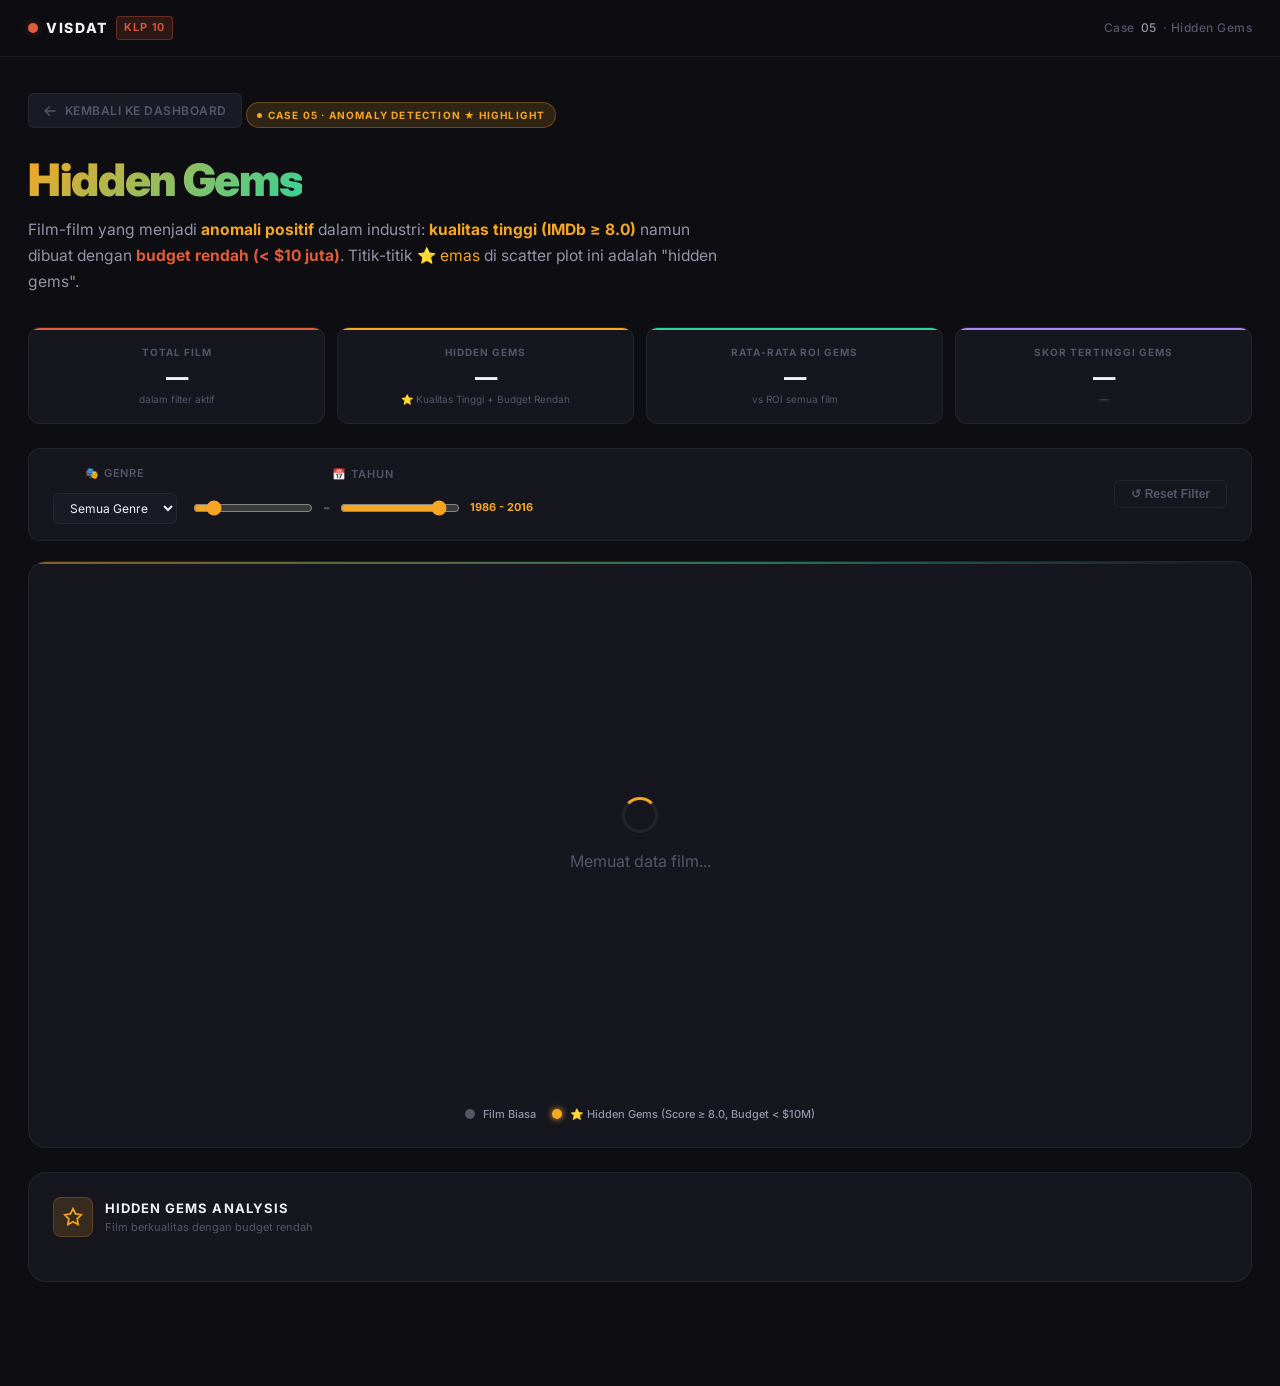
<file: cases/case5.html>
<!doctype html>
<html lang="id">
  <head>
    <meta charset="UTF-8" />
    <meta name="viewport" content="width=device-width, initial-scale=1.0" />
    <title>Case 5 — Hidden Gems | Visualisasi Data Film</title>
    <meta
      name="description"
      content="Menemukan film berkualitas tinggi dengan budget rendah — anomali dalam scatter plot budget vs score."
    />
    <link rel="preconnect" href="https://fonts.googleapis.com" />
    <link rel="preconnect" href="https://fonts.gstatic.com" crossorigin />
    <link
      href="https://fonts.googleapis.com/css2?family=Inter:wght@300;400;500;600;700;800;900&display=swap"
      rel="stylesheet"
    />
    <link rel="stylesheet" href="../css/style.css" />
    <style>
      body {
        background: var(--bg-base);
      }

      .topbar {
        position: sticky;
        top: 0;
        z-index: 100;
        background: rgba(13, 13, 18, 0.88);
        backdrop-filter: blur(20px) saturate(180%);
        border-bottom: 1px solid var(--border);
      }
      .topbar-inner {
        max-width: 1320px;
        margin: 0 auto;
        padding: 0 28px;
        height: 56px;
        display: flex;
        align-items: center;
        justify-content: space-between;
      }
      .topbar-brand {
        display: flex;
        align-items: center;
        gap: 8px;
        text-decoration: none;
      }
      .brand-dot {
        width: 10px;
        height: 10px;
        border-radius: 50%;
        background: var(--accent);
        box-shadow: 0 0 10px var(--accent-glow);
      }
      .brand-text {
        font-size: 14px;
        font-weight: 800;
        letter-spacing: 0.12em;
        color: var(--text-primary);
      }
      .brand-sub {
        font-size: 11px;
        font-weight: 600;
        letter-spacing: 0.08em;
        color: var(--accent);
        background: var(--accent-dim);
        border: 1px solid var(--accent-glow);
        padding: 2px 7px;
        border-radius: 4px;
      }
      .topbar-case {
        font-size: 12px;
        font-weight: 500;
        color: var(--text-muted);
        letter-spacing: 0.04em;
        display: flex;
        align-items: center;
        gap: 6px;
      }
      .topbar-case span {
        color: var(--text-secondary);
      }

      .page-wrap {
        max-width: 1320px;
        margin: 0 auto;
        padding: 36px 28px 80px;
      }

      .back-btn {
        display: inline-flex;
        align-items: center;
        gap: 8px;
        font-size: 12px;
        font-weight: 600;
        letter-spacing: 0.04em;
        text-transform: uppercase;
        color: var(--text-muted);
        text-decoration: none;
        padding: 7px 14px;
        border-radius: 6px;
        border: 1px solid var(--border);
        background: var(--bg-elevated);
        transition:
          color 0.2s,
          border-color 0.2s;
        margin-bottom: 28px;
      }
      .back-btn:hover {
        color: var(--text-primary);
        border-color: var(--border-hover);
      }

      .case-badge {
        display: inline-flex;
        align-items: center;
        gap: 6px;
        font-size: 10px;
        font-weight: 700;
        letter-spacing: 0.12em;
        text-transform: uppercase;
        color: var(--gold);
        background: var(--gold-dim);
        border: 1px solid rgba(245, 166, 35, 0.3);
        padding: 4px 10px;
        border-radius: 100px;
        margin-bottom: 14px;
      }
      .case-badge-dot {
        width: 5px;
        height: 5px;
        border-radius: 50%;
        background: var(--gold);
      }

      h1.case-title {
        font-size: clamp(1.8rem, 4vw, 2.8rem);
        font-weight: 900;
        letter-spacing: -0.03em;
        line-height: 1.1;
        color: var(--text-primary);
        margin-bottom: 12px;
      }
      h1.case-title em {
        font-style: normal;
        background: linear-gradient(135deg, var(--gold) 0%, #34d399 100%);
        -webkit-background-clip: text;
        -webkit-text-fill-color: transparent;
        background-clip: text;
      }
      .case-desc {
        font-size: 0.975rem;
        color: var(--text-secondary);
        max-width: 700px;
        line-height: 1.65;
        margin-bottom: 32px;
      }

      /* Stats Grid */
      .stats-grid {
        display: grid;
        grid-template-columns: repeat(auto-fit, minmax(160px, 1fr));
        gap: 12px;
        margin-bottom: 24px;
      }
      .stat-card {
        background: var(--bg-card);
        border: 1px solid var(--border);
        border-radius: var(--radius-md);
        padding: 16px 18px;
        position: relative;
        overflow: hidden;
      }
      .stat-card::before {
        content: "";
        position: absolute;
        top: 0;
        left: 0;
        right: 0;
        height: 2px;
      }
      .stat-card.sc-total::before {
        background: var(--accent);
      }
      .stat-card.sc-gems::before {
        background: var(--gold);
      }
      .stat-card.sc-roi::before {
        background: #34d399;
      }
      .stat-card.sc-top::before {
        background: #a78bfa;
      }
      .stat-lbl {
        font-size: 10px;
        font-weight: 700;
        letter-spacing: 0.1em;
        text-transform: uppercase;
        color: var(--text-muted);
        margin-bottom: 6px;
      }
      .stat-val {
        font-size: 1.4rem;
        font-weight: 800;
        letter-spacing: -0.02em;
        color: var(--text-primary);
        line-height: 1;
        margin-bottom: 3px;
      }
      .stat-sub {
        font-size: 10px;
        color: var(--text-muted);
      }

      /* Controls Row */
      .controls-row {
        display: flex;
        align-items: center;
        flex-wrap: wrap;
        gap: 16px;
        margin-bottom: 20px;
        background: var(--bg-card);
        padding: 16px 24px;
        border-radius: var(--radius-md);
        border: 1px solid var(--border);
      }
      .filter-group {
        display: flex;
        align-items: center;
        gap: 10px;
      }
      .filter-group label {
        font-size: 11px;
        font-weight: 600;
        text-transform: uppercase;
        letter-spacing: 0.08em;
        color: var(--text-muted);
      }
      .filter-group select,
      .filter-group input {
        background: var(--bg-elevated);
        border: 1px solid var(--border);
        border-radius: 6px;
        padding: 6px 12px;
        color: var(--text-primary);
        font-family: "Inter", sans-serif;
        font-size: 12px;
        outline: none;
        cursor: pointer;
      }
      .filter-group select:focus,
      .filter-group input:focus {
        border-color: var(--gold);
      }
      .range-slider-wrap {
        display: flex;
        align-items: center;
        gap: 10px;
      }
      .range-slider-wrap input[type="range"] {
        width: 120px;
        accent-color: var(--gold);
      }
      .btn-reset {
        background: transparent;
        border: 1px solid var(--border);
        color: var(--text-muted);
        padding: 6px 16px;
        border-radius: 6px;
        font-size: 12px;
        font-weight: 600;
        cursor: pointer;
        transition: all 0.2s;
        margin-left: auto;
      }
      .btn-reset:hover {
        color: var(--text-primary);
        border-color: var(--gold);
      }

      /* Chart Card */
      .chart-card {
        background: var(--bg-card);
        border: 1px solid var(--border);
        border-radius: var(--radius-lg);
        padding: 24px;
        position: relative;
        overflow-x: auto;
        margin-bottom: 24px;
      }
      .chart-card::before {
        content: "";
        position: absolute;
        top: 0;
        left: 0;
        right: 0;
        height: 2px;
        background: linear-gradient(
          90deg,
          var(--gold) 0%,
          #34d399 60%,
          transparent 100%
        );
        opacity: 0.5;
      }

      .axis text {
        fill: #ffffff; /* ← warna putih */
        font-family: "Inter", sans-serif;
        font-size: 11px;
        font-weight: 500;
      }
      .axis line,
      .axis path {
        stroke: rgba(255, 255, 255, 0.07);
      }
      .axis .domain {
        display: none;
      }
      .grid line {
        stroke: rgba(255, 255, 255, 0.04);
        stroke-dasharray: 3, 4;
      }

      /* Insight Panel (seperti Case 6) */
      .insight-panel {
        background: var(--bg-card);
        border: 1px solid var(--border);
        border-radius: var(--radius-lg);
        padding: 24px;
        margin-bottom: 24px;
      }
      .insight-header {
        display: flex;
        align-items: center;
        gap: 12px;
        margin-bottom: 20px;
      }
      .insight-icon {
        width: 40px;
        height: 40px;
        border-radius: var(--radius-sm);
        background: rgba(245, 166, 35, 0.15);
        border: 1px solid rgba(245, 166, 35, 0.2);
        display: flex;
        align-items: center;
        justify-content: center;
        color: var(--gold);
      }
      .insight-title {
        font-size: 13px;
        font-weight: 700;
        letter-spacing: 0.08em;
        text-transform: uppercase;
        color: var(--text-primary);
      }
      .insight-subtitle {
        font-size: 11px;
        color: var(--text-muted);
      }
      .insights-grid {
        display: grid;
        grid-template-columns: repeat(auto-fit, minmax(200px, 1fr));
        gap: 14px;
      }
      .insight-card {
        background: var(--bg-elevated);
        border: 1px solid var(--border);
        border-radius: var(--radius-md);
        padding: 14px;
        border-left: 3px solid var(--gold);
      }
      .ic-num {
        font-size: 1.2rem;
        font-weight: 800;
        color: var(--text-primary);
        margin-bottom: 6px;
      }
      .ic-label {
        font-size: 10px;
        font-weight: 700;
        letter-spacing: 0.08em;
        text-transform: uppercase;
        color: var(--text-muted);
        margin-bottom: 6px;
      }
      .ic-desc {
        font-size: 11px;
        color: var(--text-secondary);
        line-height: 1.5;
      }

      /* Gems Panel */
      .gems-panel {
        background: var(--bg-elevated);
        border: 1px solid var(--border);
        border-radius: var(--radius-lg);
        overflow: hidden;
        margin-top: 24px;
      }
      .gems-panel h3 {
        font-size: 11px;
        font-weight: 700;
        letter-spacing: 0.1em;
        text-transform: uppercase;
        color: var(--text-muted);
        padding: 12px 20px;
        background: rgba(245, 166, 35, 0.05);
        border-bottom: 1px solid var(--border);
        display: flex;
        align-items: center;
        gap: 8px;
      }
      .gems-grid {
        display: grid;
        grid-template-columns: repeat(auto-fill, minmax(280px, 1fr));
        gap: 8px;
        padding: 16px;
        max-height: 360px;
        overflow-y: auto;
      }
      .gem-card {
        background: var(--bg-card);
        border: 1px solid var(--border);
        border-radius: var(--radius-md);
        padding: 12px 16px;
        transition: all 0.2s;
        cursor: pointer;
      }
      .gem-card:hover {
        transform: translateX(4px);
        border-color: var(--gold);
        background: rgba(245, 166, 35, 0.05);
      }
      .gem-title {
        font-weight: 700;
        font-size: 13px;
        color: var(--text-primary);
        margin-bottom: 6px;
        display: flex;
        justify-content: space-between;
        align-items: center;
      }
      .gem-score {
        display: inline-flex;
        align-items: center;
        gap: 3px;
        background: rgba(245, 166, 35, 0.15);
        padding: 2px 6px;
        border-radius: 5px;
        font-size: 10px;
        font-weight: 700;
        color: var(--gold);
      }
      .gem-details {
        display: flex;
        gap: 16px;
        font-size: 10px;
        color: var(--text-muted);
      }
      .gem-budget {
        color: var(--accent);
      }
      .gem-gross {
        color: var(--teal);
      }
      .gem-roi {
        color: var(--gold);
      }

      .legend-wrap {
        display: flex;
        flex-wrap: wrap;
        gap: 16px;
        margin-top: 20px;
        justify-content: center;
      }
      .legend-item {
        display: flex;
        align-items: center;
        gap: 8px;
        font-size: 11px;
        font-weight: 500;
        color: var(--text-secondary);
      }
      .legend-dot {
        width: 10px;
        height: 10px;
        border-radius: 50%;
      }
      .legend-dot.gem {
        background: var(--gold);
        box-shadow: 0 0 6px var(--gold);
      }

      @media (max-width: 768px) {
        .page-wrap {
          padding: 20px 16px 60px;
        }
        .controls-row {
          flex-direction: column;
          align-items: stretch;
        }
        .btn-reset {
          margin-left: 0;
          width: 100%;
        }
        .gems-grid {
          grid-template-columns: 1fr;
        }
      }

      @keyframes spin {
        to {
          transform: rotate(360deg);
        }
      }
      .tooltip-scatter {
        position: fixed;
        background: rgba(10, 10, 16, 0.97);
        border: 1px solid var(--border-hover);
        border-radius: 12px;
        padding: 12px 16px;
        pointer-events: none;
        z-index: 200;
        font-family: "Inter", sans-serif;
        font-size: 12px;
        min-width: 260px;
        opacity: 0;
        transition: opacity 0.15s ease;
        box-shadow: 0 12px 48px rgba(0, 0, 0, 0.7);
      }
      .tooltip-scatter.visible {
        opacity: 1;
      }
    </style>
  </head>
  <body>
    <div class="topbar">
      <div class="topbar-inner">
        <a href="../index.html" class="topbar-brand">
          <span class="brand-dot"></span>
          <span class="brand-text">VISDAT</span>
          <span class="brand-sub">KLP 10</span>
        </a>
        <div class="topbar-case">Case <span>05</span> · Hidden Gems</div>
      </div>
    </div>

    <div class="page-wrap">
      <a href="../index.html" class="back-btn">
        <svg viewBox="0 0 20 20" fill="currentColor" width="14" height="14">
          <path
            fill-rule="evenodd"
            d="M9.707 16.707a1 1 0 01-1.414 0l-6-6a1 1 0 010-1.414l6-6a1 1 0 011.414 1.414L5.414 9H17a1 1 0 110 2H5.414l4.293 4.293a1 1 0 010 1.414z"
          />
        </svg>
        Kembali ke Dashboard
      </a>

      <div class="case-badge">
        <span class="case-badge-dot"></span>
        Case 05 · Anomaly Detection ★ Highlight
      </div>
      <h1 class="case-title"><em>Hidden Gems</em></h1>
      <p class="case-desc">
        Film-film yang menjadi
        <strong style="color: var(--gold)">anomali positif</strong> dalam
        industri:
        <strong style="color: var(--gold)">kualitas tinggi (IMDb ≥ 8.0)</strong>
        namun dibuat dengan
        <strong style="color: var(--accent)">budget rendah (< $10 juta)</strong
        >. Titik-titik <span style="color: var(--gold)">⭐ emas</span> di
        scatter plot ini adalah "hidden gems".
      </p>

      <!-- Stats Grid -->
      <div class="stats-grid">
        <div class="stat-card sc-total">
          <div class="stat-lbl">Total Film</div>
          <div class="stat-val" id="stat-total">—</div>
          <div class="stat-sub">dalam filter aktif</div>
        </div>
        <div class="stat-card sc-gems">
          <div class="stat-lbl">Hidden Gems</div>
          <div class="stat-val" id="stat-gems">—</div>
          <div class="stat-sub">⭐ Kualitas Tinggi + Budget Rendah</div>
        </div>
        <div class="stat-card sc-roi">
          <div class="stat-lbl">Rata-rata ROI Gems</div>
          <div class="stat-val" id="stat-avg-roi">—</div>
          <div class="stat-sub">vs ROI semua film</div>
        </div>
        <div class="stat-card sc-top">
          <div class="stat-lbl">Skor Tertinggi Gems</div>
          <div class="stat-val" id="stat-top-score">—</div>
          <div class="stat-sub" id="stat-top-score-name">—</div>
        </div>
      </div>

      <!-- Controls Row -->
      <div class="controls-row">
        <div class="filter-group">
          <label>🎭 Genre</label>
          <select id="genre-select">
            <option value="">Semua Genre</option>
          </select>
        </div>
        <div class="filter-group">
          <label>📅 Tahun</label>
          <div class="range-slider-wrap">
            <input
              type="range"
              id="year-min"
              min="1986"
              max="2016"
              value="1986"
            />
            <span style="color: var(--text-muted); font-weight: 700">-</span>
            <input
              type="range"
              id="year-max"
              min="1986"
              max="2016"
              value="2016"
            />
            <span
              id="year-range-label"
              style="font-size: 11px; color: var(--gold); font-weight: 700"
              >1986 - 2016</span
            >
          </div>
        </div>
        <button class="btn-reset" id="btn-reset">↺ Reset Filter</button>
      </div>

      <!-- Chart Card -->
      <div class="chart-card">
        <div
          id="loading"
          style="
            display: flex;
            align-items: center;
            justify-content: center;
            height: 500px;
            flex-direction: column;
            gap: 16px;
          "
        >
          <div
            style="
              width: 36px;
              height: 36px;
              border: 3px solid var(--border);
              border-top-color: var(--gold);
              border-radius: 50%;
              animation: spin 0.7s linear infinite;
            "
          ></div>
          <span style="color: var(--text-muted)">Memuat data film...</span>
        </div>
        <svg
          id="scatter-chart"
          width="100%"
          height="540"
          style="display: none"
        ></svg>
        <div class="legend-wrap">
          <div class="legend-item">
            <span
              class="legend-dot"
              style="background: rgba(148, 148, 168, 0.5)"
            ></span
            ><span>Film Biasa</span>
          </div>
          <div class="legend-item">
            <span class="legend-dot gem" style="background: var(--gold)"></span
            ><span>⭐ Hidden Gems (Score ≥ 8.0, Budget < $10M)</span>
          </div>
        </div>
      </div>

      <!-- Insight Panel -->
      <div class="insight-panel">
        <div class="insight-header">
          <div class="insight-icon">
            <svg
              width="20"
              height="20"
              viewBox="0 0 24 24"
              fill="none"
              stroke="currentColor"
              stroke-width="2"
            >
              <polygon
                points="12 2 15.09 8.26 22 9.27 17 14.14 18.18 21.02 12 17.77 5.82 21.02 7 14.14 2 9.27 8.91 8.26 12 2"
              />
            </svg>
          </div>
          <div>
            <div class="insight-title">Hidden Gems Analysis</div>
            <div class="insight-subtitle">
              Film berkualitas dengan budget rendah
            </div>
          </div>
        </div>
        <div class="insights-grid" id="insights-grid"></div>
      </div>

      <!-- Gems Panel -->
      <div class="gems-panel" id="gems-panel" style="display: none">
        <h3>
          <svg
            width="14"
            height="14"
            viewBox="0 0 20 20"
            fill="currentColor"
            style="color: var(--gold)"
          >
            <polygon
              points="10 2 12.5 7.5 18 8.5 14 12.5 15 18 10 15 5 18 6 12.5 2 8.5 7.5 7.5 10 2"
            />
          </svg>
          Daftar Hidden Gems (Klik untuk sorot di chart)
        </h3>
        <div class="gems-grid" id="gems-grid"></div>
      </div>
    </div>

    <div id="tooltip" class="tooltip-scatter"></div>

    <script src="https://d3js.org/d3.v7.min.js"></script>
    <script>
      // ═══════════════════════════════════════════════════════════════
      // CONFIGURATION
      // ═══════════════════════════════════════════════════════════════
      const GENRE_COLORS = {
        Comedy: "#e05c3a",
        Action: "#2dd4bf",
        Drama: "#a78bfa",
        Crime: "#f59e0b",
        Biography: "#60a5fa",
        Adventure: "#34d399",
        Animation: "#f97316",
        Horror: "#fb7185",
        Thriller: "#8b5cf6",
      };

      const GEM_SCORE = 8.0;
      const GEM_BUDGET = 10000000;

      let allData = [];
      let currentData = [];
      let currentGems = [];

      function fmtMoney(v) {
        if (!v || v <= 0) return "N/A";
        if (v >= 1e9) return "$" + (v / 1e9).toFixed(2) + "B";
        if (v >= 1e6) return "$" + (v / 1e6).toFixed(1) + "M";
        return "$" + Math.round(v);
      }

      function calcROI(b, g) {
        return b && g && b > 0 ? (g - b) / b : null;
      }

      function isGem(d) {
        return d.score >= GEM_SCORE && d.budget > 0 && d.budget < GEM_BUDGET;
      }

      function truncate(str, n) {
        return str.length > n ? str.slice(0, n) + "…" : str;
      }

      // ═══════════════════════════════════════════════════════════════
      // LOAD DATA
      // ═══════════════════════════════════════════════════════════════
      d3.csv("../data/movies.csv")
        .then((raw) => {
          allData = raw
            .map((d) => ({
              name: d.name || "",
              genre: d.genre || "Other",
              year: +d.year || 0,
              score: parseFloat(d.score) || 0,
              budget: parseFloat(d.budget) || 0,
              gross: parseFloat(d.gross) || 0,
              votes: parseFloat(d.votes) || 0,
            }))
            .filter(
              (d) =>
                d.year >= 1980 &&
                d.name &&
                d.score > 0 &&
                d.budget > 0 &&
                d.genre,
            );

          // Populate genre dropdown
          const genres = [...new Set(allData.map((d) => d.genre))]
            .filter(Boolean)
            .sort();
          const sel = document.getElementById("genre-select");
          genres.forEach((g) => {
            const opt = document.createElement("option");
            opt.value = g;
            opt.textContent = g;
            sel.appendChild(opt);
          });

          // Setup range slider labels
          const yearMin = document.getElementById("year-min");
          const yearMax = document.getElementById("year-max");
          const rangeLabel = document.getElementById("year-range-label");

          yearMin.addEventListener("input", () => {
            if (parseInt(yearMin.value) > parseInt(yearMax.value))
              yearMax.value = yearMin.value;
            rangeLabel.textContent = `${yearMin.value} - ${yearMax.value}`;
            applyFilters();
          });
          yearMax.addEventListener("input", () => {
            if (parseInt(yearMax.value) < parseInt(yearMin.value))
              yearMin.value = yearMax.value;
            rangeLabel.textContent = `${yearMin.value} - ${yearMax.value}`;
            applyFilters();
          });

          document.getElementById("loading").style.display = "none";
          document.getElementById("scatter-chart").style.display = "block";
          document.getElementById("gems-panel").style.display = "block";
          applyFilters();
        })
        .catch((err) => {
          document.getElementById("loading").innerHTML =
            `<div style="text-align:center;color:var(--accent)"><strong>Gagal memuat data</strong><br><small style="color:var(--text-muted)">${err.message}</small><br>Pastikan file data/movies.csv ada</div>`;
        });

      // ═══════════════════════════════════════════════════════════════
      // FILTERS
      // ═══════════════════════════════════════════════════════════════
      function applyFilters() {
        const genre = document.getElementById("genre-select").value;
        const yearMin =
          parseInt(document.getElementById("year-min").value) || 1986;
        const yearMax =
          parseInt(document.getElementById("year-max").value) || 2016;

        currentData = allData.filter((d) => {
          if (genre && d.genre !== genre) return false;
          if (d.year < yearMin || d.year > yearMax) return false;
          return true;
        });

        currentGems = currentData
          .filter(isGem)
          .sort((a, b) => b.score - a.score);

        updateStats();
        updateInsights();
        renderChart();
        renderGems();
      }

      function updateStats() {
        const total = currentData.length;
        const gemsCount = currentGems.length;

        document.getElementById("stat-total").textContent =
          total.toLocaleString("id-ID");
        document.getElementById("stat-gems").textContent = gemsCount;

        if (gemsCount > 0) {
          const avgROI = d3.mean(
            currentGems
              .map((g) => calcROI(g.budget, g.gross))
              .filter((v) => v !== null),
          );
          document.getElementById("stat-avg-roi").textContent =
            (avgROI || 0).toFixed(2) + "x";
          const topGem = currentGems[0];
          document.getElementById("stat-top-score").textContent = topGem
            ? topGem.score.toFixed(1)
            : "—";
          document.getElementById("stat-top-score-name").textContent = topGem
            ? truncate(topGem.name, 25)
            : "—";
        } else {
          document.getElementById("stat-avg-roi").textContent = "—";
          document.getElementById("stat-top-score").textContent = "—";
          document.getElementById("stat-top-score-name").textContent = "—";
        }
      }

      function updateInsights() {
        const gemsCount = currentGems.length;
        const allRoi =
          d3.mean(
            currentData
              .map((d) => calcROI(d.budget, d.gross))
              .filter((v) => v !== null),
          ) || 0;
        const gemsRoi =
          d3.mean(
            currentGems
              .map((g) => calcROI(g.budget, g.gross))
              .filter((v) => v !== null),
          ) || 0;
        const roiRatio = gemsRoi > 0 ? (gemsRoi / allRoi).toFixed(1) : "—";

        // Genre distribution in gems
        const genreCount = {};
        currentGems.forEach((g) => {
          genreCount[g.genre] = (genreCount[g.genre] || 0) + 1;
        });
        const topGenre = Object.entries(genreCount).sort(
          (a, b) => b[1] - a[1],
        )[0];

        // Year distribution
        const yearCount = {};
        currentGems.forEach((g) => {
          yearCount[g.year] = (yearCount[g.year] || 0) + 1;
        });
        const topYear = Object.entries(yearCount).sort(
          (a, b) => b[1] - a[1],
        )[0];

        const grid = document.getElementById("insights-grid");
        grid.innerHTML = `
        <div class="insight-card">
            <div class="ic-num">${gemsCount}</div>
            <div class="ic-label">Total Hidden Gems</div>
            <div class="ic-desc">Film dengan skor ≥ ${GEM_SCORE} dan budget < $${GEM_BUDGET / 1000000}M</div>
        </div>
        <div class="insight-card">
            <div class="ic-num">${gemsRoi > 0 ? gemsRoi.toFixed(2) + "x" : "—"}</div>
            <div class="ic-label">Rata-rata ROI Gems</div>
            <div class="ic-desc">${roiRatio !== "—" ? `${roiRatio}x lebih tinggi` : "vs"} dari rata-rata ROI semua film (${allRoi > 0 ? allRoi.toFixed(2) + "x" : "—"})</div>
        </div>
        <div class="insight-card">
            <div class="ic-num">${topGenre ? topGenre[0] : "—"}</div>
            <div class="ic-label">Genre Paling Sering</div>
            <div class="ic-desc">Dengan ${topGenre ? topGenre[1] : 0} film hidden gems</div>
        </div>
        <div class="insight-card">
            <div class="ic-num">${topYear ? topYear[0] : "—"}</div>
            <div class="ic-label">Tahun Keemasan</div>
            <div class="ic-desc">Jumlah hidden gems terbanyak (${topYear ? topYear[1] : 0} film)</div>
        </div>
    `;
      }

      function renderGems() {
        const grid = document.getElementById("gems-grid");

        if (currentGems.length === 0) {
          grid.innerHTML = `<div style="grid-column:1/-1; text-align:center; padding:32px; color:var(--text-muted); border:1px dashed var(--border); border-radius:var(--radius-md);">
            ✨ Belum ada hidden gems dengan filter yang dipilih. Coba ubah filter atau lihat rentang tahun yang lebih luas.
        </div>`;
          return;
        }

        grid.innerHTML = currentGems
          .map((gem) => {
            const roi = calcROI(gem.budget, gem.gross);
            return `
            <div class="gem-card" data-name="${gem.name.replace(/"/g, "&quot;")}">
                <div class="gem-title">
                    ${gem.name}
                    <span class="gem-score">⭐ ${gem.score.toFixed(1)}</span>
                </div>
                <div class="gem-details">
                    <span>🎭 ${gem.genre}</span>
                    <span>📅 ${gem.year}</span>
                </div>
                <div class="gem-details" style="margin-top: 6px;">
                    <span class="gem-budget">💰 ${fmtMoney(gem.budget)}</span>
                    <span class="gem-gross">📈 ${fmtMoney(gem.gross)}</span>
                    <span class="gem-roi">📊 ROI ${roi !== null ? roi.toFixed(2) + "x" : "—"}</span>
                </div>
            </div>
        `;
          })
          .join("");

        document.querySelectorAll(".gem-card").forEach((card) => {
          card.addEventListener("click", () => {
            const movie = currentGems.find((g) => g.name === card.dataset.name);
            if (movie) highlightPoint(movie);
          });
        });
      }

      function highlightPoint(movie) {
        const points = d3.selectAll(".dot");
        points
          .attr("stroke", "none")
          .attr("stroke-width", 0)
          .attr("fill-opacity", 0.3);
        points
          .filter((d) => d.name === movie.name)
          .attr("stroke", "#fff")
          .attr("stroke-width", 2.5)
          .attr("fill-opacity", 1);

        setTimeout(() => {
          points
            .filter((d) => d.name === movie.name)
            .attr("stroke", "none")
            .attr("fill-opacity", 0.9);
          points.attr("fill-opacity", (d) => (isGem(d) ? 0.9 : 0.5));
        }, 2500);
      }

      // ═══════════════════════════════════════════════════════════════
      // RENDER CHART
      // ═══════════════════════════════════════════════════════════════
      function renderChart() {
        const container = document.getElementById("scatter-chart");
        const width = Math.max(700, container.parentElement.clientWidth - 40);
        const height = 540;
        container.setAttribute("width", width);
        container.setAttribute("height", height);
        container.innerHTML = "";

        if (currentData.length === 0) {
          container.innerHTML = `<text x="${width / 2}" y="${height / 2}" text-anchor="middle" fill="var(--text-muted)" font-size="14">Tidak ada data dengan filter yang dipilih</text>`;
          return;
        }

        const MARGIN = { top: 24, right: 32, bottom: 60, left: 70 };
        const innerW = width - MARGIN.left - MARGIN.right;
        const innerH = height - MARGIN.top - MARGIN.bottom;
        const svg = d3
          .select("#scatter-chart")
          .append("g")
          .attr("transform", `translate(${MARGIN.left},${MARGIN.top})`);

        const xScale = d3
          .scaleLog()
          .domain([
            d3.min(currentData, (d) => d.budget),
            d3.max(currentData, (d) => d.budget),
          ])
          .range([0, innerW])
          .nice();
        const yScale = d3
          .scaleLinear()
          .domain([0, 10])
          .range([innerH, 0])
          .nice();

        // Grid
        svg
          .append("g")
          .attr("class", "grid")
          .call(d3.axisLeft(yScale).ticks(8).tickSize(-innerW).tickFormat(""))
          .selectAll(".domain, .tick line")
          .attr("stroke", "rgba(255,255,255,.05)");
        svg
          .append("g")
          .attr("class", "grid")
          .attr("transform", `translate(0,${innerH})`)
          .call(d3.axisBottom(xScale).ticks(6).tickSize(-innerH).tickFormat(""))
          .selectAll(".domain, .tick line")
          .attr("stroke", "rgba(255,255,255,.05)");

        // ============================================================
        // SUMBU X — dengan label PUTIH dan jarak longgar (6 ticks)
        // ============================================================
        svg
          .append("g")
          .attr("class", "axis")
          .attr("transform", `translate(0,${innerH})`)
          .call(d3.axisBottom(xScale).ticks(6).tickFormat(d3.format("~s")))
          .selectAll("text") // ← TAMBAHKAN INI
          .attr("fill", "#ffffff") // ← PUTIH
          .attr("font-size", "11px")
          .attr("font-weight", "500");

        // ============================================================
        // SUMBU Y — dengan label PUTIH dan jarak longgar (8 ticks)
        // ============================================================
        svg
          .append("g")
          .attr("class", "axis")
          .call(
            d3
              .axisLeft(yScale)
              .ticks(8)
              .tickFormat((d) => d.toFixed(1)),
          )
          .selectAll("text") // ← TAMBAHKAN INI
          .attr("fill", "#ffffff") // ← PUTIH
          .attr("font-size", "11px")
          .attr("font-weight", "500");

        // ============================================================
        // LABEL SUMBU X — PUTIH, lebih besar, lebih jelas
        // ============================================================
        svg
          .append("text")
          .attr("class", "x-axis-label")
          .attr("x", innerW / 2)
          .attr("y", innerH + 48)
          .attr("text-anchor", "middle")
          .attr("fill", "#ffffff") // ← PUTIH
          .attr("font-size", 13)
          .attr("font-weight", 700)
          .attr("letter-spacing", "0.03em")
          .text("BUDGET (USD) → (log scale)");

        // ============================================================
        // LABEL SUMBU Y — PUTIH, lebih besar, lebih jelas
        // ============================================================
        svg
          .append("text")
          .attr("class", "y-axis-label")
          .attr("transform", "rotate(-90)")
          .attr("x", -innerH / 2)
          .attr("y", -55)
          .attr("text-anchor", "middle")
          .attr("fill", "#ffffff") // ← PUTIH
          .attr("font-size", 13)
          .attr("font-weight", 700)
          .attr("letter-spacing", "0.03em")
          .text("IMDb SCORE →");

        // Highlight zone for hidden gems
        const zoneX = xScale(1);
        const zoneWidth = xScale(GEM_BUDGET) - zoneX;
        svg
          .append("rect")
          .attr("x", zoneX)
          .attr("y", yScale(GEM_SCORE))
          .attr("width", zoneWidth)
          .attr("height", innerH - yScale(GEM_SCORE))
          .attr("fill", "rgba(245,166,35,0.03)")
          .attr("stroke", "rgba(245,166,35,0.2)")
          .attr("stroke-dasharray", "4,4")
          .attr("stroke-width", 1);

        svg
          .append("line")
          .attr("x1", zoneX)
          .attr("y1", yScale(GEM_SCORE))
          .attr("x2", xScale(GEM_BUDGET))
          .attr("y2", yScale(GEM_SCORE))
          .attr("stroke", "rgba(245,166,35,0.3)")
          .attr("stroke-dasharray", "4,4");

        svg
          .append("text")
          .attr("x", xScale(5000000))
          .attr("y", yScale(8.3))
          .attr("fill", "rgba(245,166,35,0.6)")
          .attr("font-size", 9)
          .attr("font-weight", 600)
          .text("⭐ HIDDEN GEMS ZONE");

        // Reference line score 7.0
        svg
          .append("line")
          .attr("x1", 0)
          .attr("y1", yScale(7.0))
          .attr("x2", innerW)
          .attr("y2", yScale(7.0))
          .attr("stroke", "rgba(255,255,255,.06)")
          .attr("stroke-dasharray", "3,4");

        // Points
        const tooltip = d3.select("#tooltip");
        svg
          .selectAll(".dot")
          .data(currentData)
          .enter()
          .append("circle")
          .attr("class", (d) => (isGem(d) ? "dot gem-point" : "dot"))
          .attr("cx", (d) => xScale(d.budget))
          .attr("cy", (d) => yScale(d.score))
          .attr("r", (d) => (isGem(d) ? 6 : 3.5))
          .attr("fill", (d) =>
            isGem(d) ? "var(--gold)" : GENRE_COLORS[d.genre] || "#888",
          )
          .attr("fill-opacity", (d) => (isGem(d) ? 0.9 : 0.5))
          .attr("stroke", (d) => (isGem(d) ? "#fff" : "none"))
          .attr("stroke-width", (d) => (isGem(d) ? 1.2 : 0))
          .on("mouseenter", function (event, d) {
            d3.select(this).attr("stroke", "#fff").attr("stroke-width", 2.5);
            const roi = calcROI(d.budget, d.gross);
            tooltip.html(`
                <div style="margin-bottom: 8px;">
                    <span style="font-weight: 700;">${d.name}</span> ${isGem(d) ? '<span style="color:var(--gold);">⭐</span>' : ""}
                </div>
                <div class="tt-row"><span style="color:var(--text-muted);">📅 ${d.year} · 🎭 ${d.genre}</span></div>
                <div class="tt-row"><span style="color:var(--text-muted);">⭐ IMDb Score</span><span style="color:#f59e0b;font-weight:700;">${d.score.toFixed(1)}</span></div>
                <div class="tt-row"><span style="color:var(--text-muted);">💰 Budget</span><span style="color:#e05c3a;">${fmtMoney(d.budget)}</span></div>
                <div class="tt-row"><span style="color:var(--text-muted);">📈 Gross</span><span style="color:#2dd4bf;">${fmtMoney(d.gross)}</span></div>
                <div class="tt-row"><span style="color:var(--text-muted);">📊 ROI</span><span style="color:#34d399;font-weight:700;">${roi !== null ? roi.toFixed(2) + "x" : "—"}</span></div>
                ${isGem(d) ? '<div style="margin-top:8px; padding-top:6px; border-top:1px solid rgba(245,166,35,.2); color:var(--gold); font-size:10px;">✨ Hidden Gem — Kualitas tinggi dengan budget rendah</div>' : ""}
            `);
            tooltip.classed("visible", true);
            const left = event.clientX + 14;
            const top = event.clientY - 10;
            tooltip
              .style("left", Math.min(left, window.innerWidth - 280) + "px")
              .style("top", Math.max(8, top) + "px");
          })
          .on("mouseleave", function (event, d) {
            d3.select(this)
              .attr("stroke", isGem(d) ? "#fff" : "none")
              .attr("stroke-width", isGem(d) ? 1.2 : 0);
            tooltip.classed("visible", false);
          });
      }

      // ═══════════════════════════════════════════════════════════════
      // EVENT LISTENERS
      // ═══════════════════════════════════════════════════════════════
      function debounce(fn, ms) {
        let timer;
        return (...args) => {
          clearTimeout(timer);
          timer = setTimeout(() => fn(...args), ms);
        };
      }

      document
        .getElementById("genre-select")
        .addEventListener("change", applyFilters);
      document.getElementById("btn-reset").addEventListener("click", () => {
        document.getElementById("genre-select").value = "";
        document.getElementById("year-min").value = "1986";
        document.getElementById("year-max").value = "2016";
        document.getElementById("year-range-label").textContent = "1986 - 2016";
        applyFilters();
      });

      let resizeTimer;
      window.addEventListener("resize", () => {
        clearTimeout(resizeTimer);
        resizeTimer = setTimeout(() => {
          if (currentData.length) renderChart();
        }, 200);
      });
    </script>
  </body>
</html>
</file>
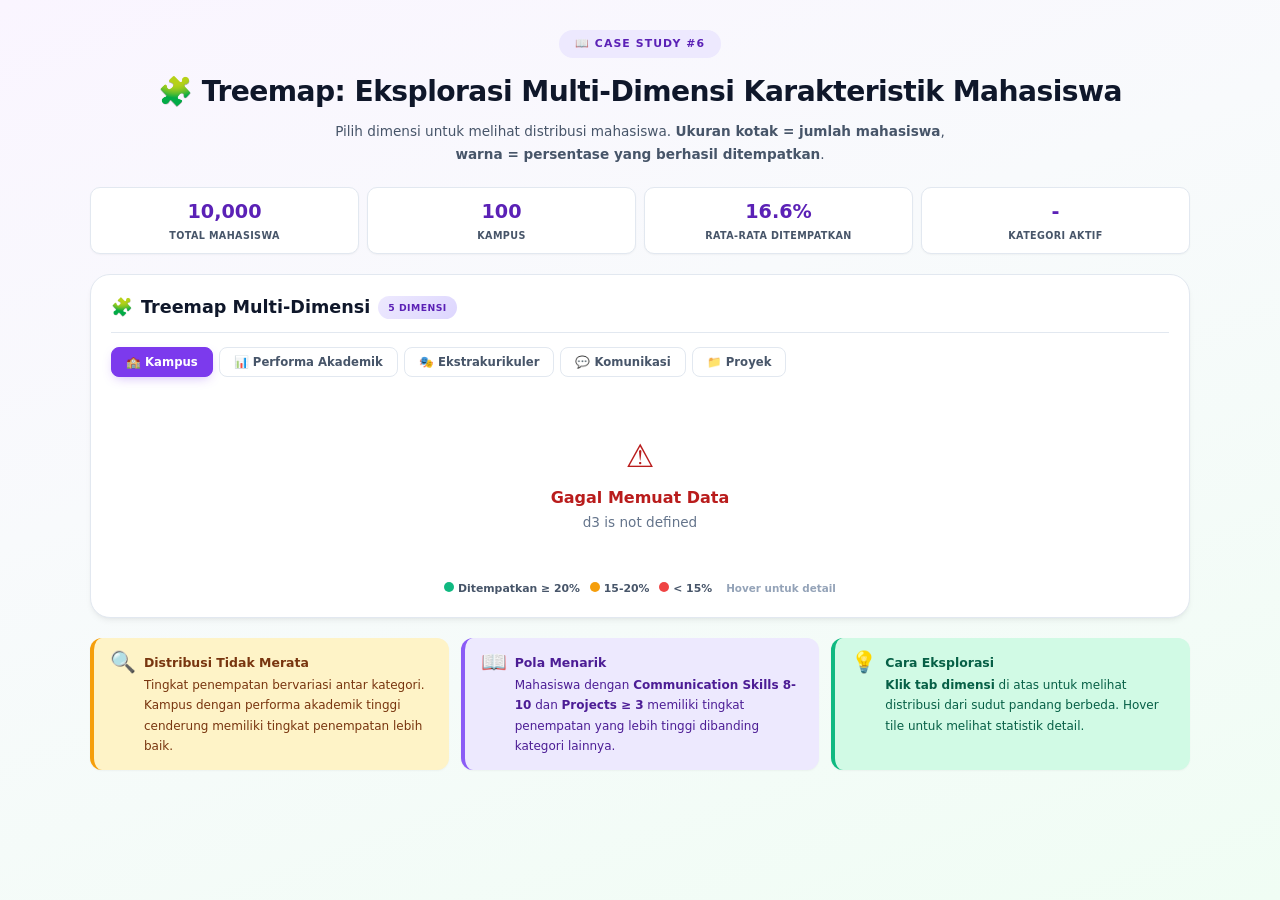
<file: cases/case6.html>
<!DOCTYPE html>
<html lang="id">

<head>
    <meta charset="UTF-8">
    <meta name="viewport" content="width=device-width, initial-scale=1.0">
    <title>Case 6: Treemap Eksplorasi Karakteristik Mahasiswa</title>
    <script src="https://d3js.org/d3.v7.min.js"></script>
    <style>
        :root {
            --bg: #faf5ff;
            --card-bg: #ffffff;
            --text: #0f172a;
            --text-secondary: #475569;
            --accent: #7c3aed;
            --accent-light: #ede9fe;
            --accent-dark: #5b21b6;
            --success: #10b981;
            --warning: #f59e0b;
            --danger: #ef4444;
            --border: #e2e8f0;
            --shadow: 0 4px 6px -1px rgba(0, 0, 0, 0.05), 0 2px 4px -2px rgba(0, 0, 0, 0.05);
            --shadow-lg: 0 20px 25px -5px rgba(0, 0, 0, 0.08), 0 8px 10px -6px rgba(0, 0, 0, 0.04);
            --radius: 20px;
            --radius-sm: 12px;
        }

        * {
            margin: 0;
            padding: 0;
            box-sizing: border-box;
        }

        body {
            font-family: 'Plus Jakarta Sans', 'Inter', 'Segoe UI', system-ui, sans-serif;
            background: linear-gradient(160deg, #faf5ff 0%, #f8fafc 40%, #f0fdf4 100%);
            color: var(--text);
            min-height: 100vh;
            display: flex;
            flex-direction: column;
            align-items: center;
            padding: 20px 12px;
            line-height: 1.7;
            -webkit-font-smoothing: antialiased;
        }

        .dashboard-container {
            width: 100%;
            max-width: 1100px;
            display: flex;
            flex-direction: column;
            gap: 20px;
            animation: fadeSlideUp 0.8s ease forwards;
        }

        @keyframes fadeSlideUp {
            from {
                opacity: 0;
                transform: translateY(40px);
            }

            to {
                opacity: 1;
                transform: translateY(0);
            }
        }

        /* ===== HEADER ===== */
        .story-header {
            text-align: center;
            padding: 8px 0 0;
        }

        .story-header .eyebrow {
            display: inline-block;
            background: var(--accent-light);
            color: var(--accent-dark);
            font-size: 0.68rem;
            font-weight: 800;
            letter-spacing: 0.1em;
            text-transform: uppercase;
            padding: 5px 16px;
            border-radius: 100px;
            margin-bottom: 10px;
        }

        .story-header h1 {
            font-size: clamp(1.2rem, 2.2vw, 1.8rem);
            font-weight: 900;
            letter-spacing: -0.02em;
            margin-bottom: 4px;
        }

        .story-header .subtitle {
            font-size: 0.85rem;
            color: var(--text-secondary);
            max-width: 650px;
            margin: 0 auto;
        }

        /* ===== STATS BAR ===== */
        .stats-bar {
            display: flex;
            flex-wrap: wrap;
            gap: 8px;
            justify-content: center;
        }

        .stat-item {
            background: #ffffff;
            border: 1px solid var(--border);
            border-radius: 10px;
            padding: 8px 14px;
            text-align: center;
            min-width: 75px;
            flex: 1;
            box-shadow: 0 1px 2px rgba(0, 0, 0, 0.04);
        }

        .stat-item .stat-value {
            font-size: 1.2rem;
            font-weight: 900;
            color: var(--accent-dark);
        }

        .stat-item .stat-label {
            font-size: 0.6rem;
            color: var(--text-secondary);
            font-weight: 600;
            text-transform: uppercase;
            letter-spacing: 0.04em;
        }

        /* ===== KARTU ===== */
        .card {
            background: var(--card-bg);
            border-radius: var(--radius);
            padding: 18px 20px;
            box-shadow: var(--shadow);
            border: 1px solid var(--border);
            transition: all 0.3s ease;
        }

        .card:hover {
            box-shadow: var(--shadow-lg);
        }

        .card-header {
            display: flex;
            flex-wrap: wrap;
            align-items: center;
            justify-content: space-between;
            gap: 10px;
            margin-bottom: 14px;
            padding-bottom: 10px;
            border-bottom: 1px solid var(--border);
        }

        .card-header h2 {
            font-size: 1.1rem;
            font-weight: 800;
            display: flex;
            align-items: center;
            gap: 8px;
        }

        .badge {
            background: linear-gradient(135deg, #ede9fe, #ddd6fe);
            color: #5b21b6;
            font-size: 0.58rem;
            font-weight: 700;
            padding: 4px 10px;
            border-radius: 100px;
            letter-spacing: 0.05em;
            text-transform: uppercase;
            white-space: nowrap;
        }

        /* ===== KONTROL DIMENSI ===== */
        .dimension-tabs {
            display: flex;
            flex-wrap: wrap;
            gap: 6px;
            margin-bottom: 12px;
        }

        .dim-tab {
            padding: 7px 14px;
            border-radius: 8px;
            border: 1.5px solid var(--border);
            font-size: 0.73rem;
            font-weight: 600;
            cursor: pointer;
            background: #ffffff;
            color: var(--text-secondary);
            transition: all 0.2s;
            font-family: inherit;
            white-space: nowrap;
        }

        .dim-tab:hover {
            background: var(--accent-light);
            border-color: var(--accent);
            color: var(--accent-dark);
        }

        .dim-tab.active {
            background: var(--accent);
            color: #ffffff;
            border-color: var(--accent);
            box-shadow: 0 4px 12px -4px rgba(124, 58, 237, 0.4);
        }

        /* ===== TOOLTIP ===== */
        .tooltip {
            position: fixed;
            background: rgba(15, 23, 42, 0.96);
            backdrop-filter: blur(14px);
            -webkit-backdrop-filter: blur(14px);
            color: #f1f5f9;
            padding: 12px 16px;
            border-radius: 12px;
            font-size: 0.78rem;
            font-weight: 500;
            pointer-events: none;
            opacity: 0;
            visibility: hidden;
            transition: opacity 0.15s ease, visibility 0.15s ease;
            box-shadow: 0 16px 32px -8px rgba(0, 0, 0, 0.5);
            z-index: 99999;
            line-height: 1.6;
            border: 1px solid rgba(255, 255, 255, 0.12);
            max-width: 260px;
            min-width: 180px;
        }

        .tooltip.visible {
            opacity: 1 !important;
            visibility: visible !important;
        }

        .tooltip .tt-title {
            font-weight: 800;
            font-size: 0.85rem;
            color: #ffffff;
            display: block;
            margin-bottom: 4px;
            padding-bottom: 4px;
            border-bottom: 1px solid rgba(255, 255, 255, 0.15);
        }

        .tooltip .tt-row {
            display: flex;
            justify-content: space-between;
            gap: 12px;
            font-size: 0.73rem;
            padding: 2px 0;
        }

        .tooltip .tt-row .lbl {
            color: #94a3b8;
        }

        .tooltip .tt-row .val {
            color: #fbbf24;
            font-weight: 700;
        }

        .tooltip .tt-total {
            font-size: 0.68rem;
            color: #64748b;
            margin-top: 4px;
            padding-top: 4px;
            border-top: 1px solid rgba(255, 255, 255, 0.1);
        }

        /* ===== CHART ===== */
        .vis-wrapper {
            position: relative;
            display: flex;
            flex-direction: column;
            align-items: center;
            gap: 4px;
        }

        .chart-container {
            width: 100%;
            display: flex;
            justify-content: center;
            align-items: center;
        }

        .chart-container svg {
            width: 100%;
            height: auto;
            max-height: 500px;
            display: block;
            font-family: 'Plus Jakarta Sans', 'Inter', sans-serif;
        }

        /* ===== TILE ===== */
        .tile-bg {
            transition: filter 0.15s ease, stroke 0.15s ease;
        }

        .tile:hover .tile-bg {
            filter: brightness(1.1);
            stroke: #0f172a !important;
            stroke-width: 2.5 !important;
        }

        .tile-text {
            pointer-events: none;
            user-select: none;
            -webkit-user-select: none;
        }

        /* ===== LEGENDA ===== */
        .legend-bar {
            display: flex;
            align-items: center;
            justify-content: center;
            gap: 10px;
            flex-wrap: wrap;
            font-size: 0.68rem;
            font-weight: 600;
            color: var(--text-secondary);
            margin-top: 2px;
        }

        .legend-dot {
            width: 10px;
            height: 10px;
            border-radius: 50%;
            display: inline-block;
            flex-shrink: 0;
        }

        /* ===== INSIGHT ===== */
        .insight-grid {
            display: grid;
            grid-template-columns: repeat(auto-fit, minmax(230px, 1fr));
            gap: 12px;
        }

        .insight-card {
            padding: 14px 16px;
            border-radius: var(--radius-sm);
            font-size: 0.78rem;
            font-weight: 500;
            display: flex;
            gap: 8px;
            align-items: flex-start;
            border-left: 4px solid;
            box-shadow: 0 1px 2px rgba(0, 0, 0, 0.04);
            transition: all 0.3s ease;
        }

        .insight-card:hover {
            transform: translateY(-2px);
            box-shadow: var(--shadow);
        }

        .insight-card.findings {
            background: #fef3c7;
            border-left-color: #f59e0b;
            color: #78350f;
        }

        .insight-card.story {
            background: #ede9fe;
            border-left-color: #8b5cf6;
            color: #4c1d95;
        }

        .insight-card.action {
            background: #d1fae5;
            border-left-color: #10b981;
            color: #065f46;
        }

        .insight-card .icon {
            font-size: 1.3rem;
            line-height: 1;
            flex-shrink: 0;
        }

        .highlight-num {
            font-weight: 900;
            font-size: 1rem;
        }

        @media (max-width: 768px) {
            body {
                padding: 8px;
            }

            .card {
                padding: 12px 10px;
            }

            .card-header {
                flex-direction: column;
                align-items: flex-start;
            }

            .dimension-tabs {
                gap: 4px;
            }

            .dim-tab {
                padding: 6px 10px;
                font-size: 0.68rem;
            }

            .chart-container svg {
                max-height: 380px;
            }

            .tooltip {
                max-width: 220px;
                padding: 10px 12px;
                font-size: 0.72rem;
            }
        }
    </style>
</head>

<body>

    <div class="dashboard-container">

        <!-- HEADER -->
        <div class="story-header">
            <div class="eyebrow">📖 Case Study #6</div>
            <h1>🧩 Treemap: Eksplorasi Multi-Dimensi Karakteristik Mahasiswa</h1>
            <p class="subtitle">
                Pilih dimensi untuk melihat distribusi mahasiswa.
                <strong>Ukuran kotak = jumlah mahasiswa</strong>,
                <strong>warna = persentase yang berhasil ditempatkan</strong>.
            </p>
        </div>

        <!-- STATS -->
        <div class="stats-bar">
            <div class="stat-item">
                <div class="stat-value">10,000</div>
                <div class="stat-label">Total Mahasiswa</div>
            </div>
            <div class="stat-item">
                <div class="stat-value">100</div>
                <div class="stat-label">Kampus</div>
            </div>
            <div class="stat-item">
                <div class="stat-value">16.6%</div>
                <div class="stat-label">Rata-rata Ditempatkan</div>
            </div>
            <div class="stat-item">
                <div class="stat-value" id="tile-count">-</div>
                <div class="stat-label">Kategori Aktif</div>
            </div>
        </div>

        <!-- KARTU UTAMA -->
        <div class="card">
            <div class="card-header">
                <h2><span>🧩</span> Treemap Multi-Dimensi <span class="badge">5 Dimensi</span></h2>
            </div>

            <!-- Tab Dimensi -->
            <div class="dimension-tabs" id="dimension-tabs">
                <button class="dim-tab active" data-dim="College_ID">🏫 Kampus</button>
                <button class="dim-tab" data-dim="Academic_Performance">📊 Performa Akademik</button>
                <button class="dim-tab" data-dim="Extra_Curricular_Score">🎭 Ekstrakurikuler</button>
                <button class="dim-tab" data-dim="Communication_Skills">💬 Komunikasi</button>
                <button class="dim-tab" data-dim="Projects_Completed">📁 Proyek</button>
            </div>

            <!-- Chart -->
            <div class="vis-wrapper">
                <div id="custom-tooltip" class="tooltip"></div>
                <div class="chart-container" id="chart-container">
                    <svg id="main-svg"></svg>
                </div>
                <div class="legend-bar">
                    <span><span class="legend-dot" style="background:#10b981;"></span> Ditempatkan ≥ 20%</span>
                    <span><span class="legend-dot" style="background:#f59e0b;"></span> 15-20%</span>
                    <span><span class="legend-dot" style="background:#ef4444;"></span> &lt; 15%</span>
                    <span style="margin-left:4px;font-size:0.65rem;color:#94a3b8;">Hover untuk detail</span>
                </div>
            </div>
        </div>

        <!-- INSIGHT -->
        <div class="insight-grid" id="insight-grid">
            <div class="insight-card findings">
                <span class="icon">🔍</span>
                <div>
                    <strong>Distribusi Tidak Merata</strong>
                    <p style="margin-top:2px;font-size:0.75rem;">
                        Tingkat penempatan bervariasi antar kategori.
                        Kampus dengan performa akademik tinggi cenderung memiliki
                        tingkat penempatan lebih baik.
                    </p>
                </div>
            </div>
            <div class="insight-card story">
                <span class="icon">📖</span>
                <div>
                    <strong>Pola Menarik</strong>
                    <p style="margin-top:2px;font-size:0.75rem;">
                        Mahasiswa dengan <strong>Communication Skills 8-10</strong> dan
                        <strong>Projects ≥ 3</strong> memiliki tingkat penempatan
                        yang lebih tinggi dibanding kategori lainnya.
                    </p>
                </div>
            </div>
            <div class="insight-card action">
                <span class="icon">💡</span>
                <div>
                    <strong>Cara Eksplorasi</strong>
                    <p style="margin-top:2px;font-size:0.75rem;">
                        <strong>Klik tab dimensi</strong> di atas untuk melihat
                        distribusi dari sudut pandang berbeda.
                        Hover tile untuk melihat statistik detail.
                    </p>
                </div>
            </div>
        </div>
    </div>

    <script>
        // =============================================
        // CASE 6: TREEMAP MULTI-DIMENSI (SIMPLIFIED)
        // - 5 dimensi analisis via tab
        // - Tidak ada drill-down
        // - Tooltip dekat kursor, tidak keluar frame
        // - Warna = % penempatan, Ukuran = jumlah mahasiswa
        // =============================================

        const CONFIG = {
            DATA_PATH: '../data/college_student_placement_dataset.csv',
            MARGIN: { top: 5, right: 5, bottom: 25, left: 5 },

            // Definisi 5 dimensi
            DIMENSIONS: [
                { key: 'College_ID', label: 'Kampus', icon: '🏫' },
                { key: 'Academic_Performance', label: 'Performa Akademik', icon: '📊' },
                { key: 'Extra_Curricular_Score', label: 'Skor Ekstrakurikuler', icon: '🎭' },
                { key: 'Communication_Skills', label: 'Kemampuan Komunikasi', icon: '💬' },
                { key: 'Projects_Completed', label: 'Proyek Diselesaikan', icon: '📁' },
            ],
        };

        let fullData = [];
        let currentDimension = 'College_ID';

        // =============================================
        // 1. SAFE DOM HELPERS
        // =============================================
        function safeText(id, text) {
            const el = document.getElementById(id);
            if (el) el.textContent = text;
        }

        // =============================================
        // 2. LOAD DATA
        // =============================================
        async function loadData() {
            const container = document.getElementById('chart-container');
            if (!container) return;

            try {
                console.log('📂 Memuat:', CONFIG.DATA_PATH);
                const raw = await d3.csv(CONFIG.DATA_PATH);

                if (!raw || raw.length === 0) throw new Error('Dataset kosong');

                fullData = raw.map(d => ({
                    College_ID: d.College_ID || 'Unknown',
                    Academic_Performance: +d.Academic_Performance || 0,
                    Extra_Curricular_Score: +d.Extra_Curricular_Score || 0,
                    Communication_Skills: +d.Communication_Skills || 0,
                    Projects_Completed: +d.Projects_Completed || 0,
                    Internship_Experience: (d.Internship_Experience || '').toString().trim(),
                    Placement: (d.Placement || '').toString().trim(),
                    Placement_Yes: (d.Placement || '').toString().trim().toLowerCase() === 'yes' ? 1 : 0,
                    CGPA: +d.CGPA || 0,
                })).filter(d => !isNaN(d.CGPA));

                console.log(`✅ ${fullData.length} mahasiswa valid`);

                // Render dimensi default
                renderTreemap('College_ID');

            } catch (e) {
                console.error('❌ Error:', e);
                container.innerHTML = `
            <div style="text-align:center;padding:40px;color:#b91c1c;">
                <p style="font-size:2rem;">⚠️</p>
                <p style="font-weight:700;">Gagal Memuat Data</p>
                <p style="font-size:0.85rem;color:#64748b;">${e.message}</p>
            </div>`;
            }
        }

        // =============================================
        // 3. FORMAT NAMA KATEGORI
        // =============================================
        function formatCategoryName(value, dimension) {
            if (dimension === 'College_ID') return String(value);
            if (dimension === 'Academic_Performance') return `Nilai ${value}`;
            if (dimension === 'Extra_Curricular_Score') return `Skor ${value}`;
            if (dimension === 'Communication_Skills') return `Kom ${value}`;
            if (dimension === 'Projects_Completed') return `${value} Proyek`;
            return String(value);
        }

        // =============================================
        // 4. WARNA BERDASARKAN % PLACEMENT
        // =============================================
        function getColor(pct) {
            if (pct >= 20) return '#10b981';  // Hijau
            if (pct >= 15) return '#f59e0b';  // Kuning
            return '#ef4444';                  // Merah
        }

        // =============================================
        // 5. RENDER TREEMAP
        // =============================================
        function renderTreemap(dimension) {
            const container = document.getElementById('chart-container');
            if (!container) return;

            const w = Math.min(container.clientWidth - 10, 1000);
            const h = Math.min(w * 0.55, 500);
            const m = CONFIG.MARGIN;

            const svg = d3.select('#main-svg');
            svg.selectAll('*').remove();
            svg.attr('viewBox', `0 0 ${w} ${h}`)
                .attr('preserveAspectRatio', 'xMidYMid meet')
                .style('width', '100%').style('height', 'auto').style('max-height', h + 'px');

            // Agregasi data berdasarkan dimensi yang dipilih
            const grouped = d3.rollups(
                fullData,
                group => ({
                    count: group.length,
                    placed: d3.sum(group, d => d.Placement_Yes),
                    pct: group.length > 0 ? (d3.sum(group, d => d.Placement_Yes) / group.length * 100) : 0,
                    avgCGPA: d3.mean(group, d => d.CGPA) || 0,
                    avgComm: d3.mean(group, d => d.Communication_Skills) || 0,
                    avgProjects: d3.mean(group, d => d.Projects_Completed) || 0,
                }),
                d => String(d[dimension])
            );

            const data = grouped
                .map(([name, val]) => ({
                    name,
                    displayName: formatCategoryName(name, dimension),
                    ...val
                }))
                .sort((a, b) => b.count - a.count);

            console.log(`📊 Dimensi "${dimension}": ${data.length} kategori`);

            // Update tile count
            safeText('tile-count', data.length);

            if (data.length === 0) {
                svg.append('text').attr('x', w / 2).attr('y', h / 2)
                    .attr('text-anchor', 'middle').style('fill', '#94a3b8').style('font-size', '1rem')
                    .text('Tidak ada data untuk dimensi ini');
                return;
            }

            // Treemap layout
            const root = d3.treemap()
                .size([w - m.left - m.right, h - m.top - m.bottom])
                .padding(dimension === 'College_ID' ? 2 : 4)
                .round(true)
                (d3.hierarchy({ children: data }).sum(d => d.count).sort((a, b) => b.value - a.value));

            const leaves = root.leaves();
            const g = svg.append('g').attr('transform', `translate(${m.left},${m.top})`);
            const tooltip = d3.select('#custom-tooltip');

            // === RENDER TILES ===
            const tiles = g.selectAll('.tile')
                .data(leaves)
                .enter().append('g')
                .attr('class', 'tile')
                .attr('transform', d => `translate(${d.x0},${d.y0})`)
                .style('cursor', 'default');

            // Background rect
            tiles.append('rect')
                .attr('class', 'tile-bg')
                .attr('width', d => Math.max(1, d.x1 - d.x0))
                .attr('height', d => Math.max(1, d.y1 - d.y0))
                .attr('rx', 5).attr('ry', 5)
                .attr('fill', d => getColor(d.data.pct))
                .attr('stroke', '#ffffff')
                .attr('stroke-width', 1.5)
                .attr('opacity', 0.9);

            // Nama kategori
            tiles.append('text')
                .attr('class', 'tile-text')
                .attr('x', d => Math.max(6, (d.x1 - d.x0) / 2))
                .attr('y', d => Math.max(14, (d.y1 - d.y0) / 2 - 8))
                .attr('text-anchor', 'middle')
                .attr('dominant-baseline', 'middle')
                .style('font-size', d => {
                    const maxSize = Math.min((d.x1 - d.x0) / 7, (d.y1 - d.y0) / 3.5, 13);
                    return Math.max(8, maxSize) + 'px';
                })
                .style('font-weight', '800')
                .style('fill', '#ffffff')
                .text(d => {
                    const tw = d.x1 - d.x0;
                    if (tw < 35) return '';
                    const name = d.data.displayName;
                    const maxChars = Math.floor(tw / 8);
                    return name.length > maxChars ? name.substring(0, maxChars - 1) + '…' : name;
                });

            // Persentase placement
            tiles.append('text')
                .attr('class', 'tile-text')
                .attr('x', d => Math.max(6, (d.x1 - d.x0) / 2))
                .attr('y', d => Math.max(28, (d.y1 - d.y0) / 2 + 6))
                .attr('text-anchor', 'middle')
                .attr('dominant-baseline', 'middle')
                .style('font-size', d => {
                    const maxSize = Math.min((d.x1 - d.x0) / 9, (d.y1 - d.y0) / 4.5, 11);
                    return Math.max(7, maxSize) + 'px';
                })
                .style('font-weight', '700')
                .style('fill', '#ffffff')
                .style('opacity', 0.95)
                .text(d => {
                    const tw = d.x1 - d.x0;
                    const th = d.y1 - d.y0;
                    if (tw < 45 || th < 35) return '';
                    return `${d.data.pct.toFixed(1)}%`;
                });

            // Jumlah mahasiswa
            tiles.append('text')
                .attr('class', 'tile-text')
                .attr('x', d => Math.max(6, (d.x1 - d.x0) / 2))
                .attr('y', d => Math.max(42, (d.y1 - d.y0) / 2 + 20))
                .attr('text-anchor', 'middle')
                .attr('dominant-baseline', 'middle')
                .style('font-size', d => {
                    const maxSize = Math.min((d.x1 - d.x0) / 11, (d.y1 - d.y0) / 5.5, 9);
                    return Math.max(6, maxSize) + 'px';
                })
                .style('font-weight', '600')
                .style('fill', '#ffffff')
                .style('opacity', 0.8)
                .text(d => {
                    const tw = d.x1 - d.x0;
                    const th = d.y1 - d.y0;
                    if (tw < 55 || th < 48) return '';
                    return `${d.data.count} mhs`;
                });

            // === HOVER INTERACTION ===
            tiles
                .on('mouseenter', function (event, d) {
                    d3.select(this).select('.tile-bg')
                        .transition().duration(150)
                        .attr('stroke', '#0f172a')
                        .attr('stroke-width', 3)
                        .attr('opacity', 1);

                    const pctOfTotal = (d.data.count / fullData.length * 100).toFixed(1);

                    tooltip
                        .style('opacity', 1)
                        .classed('visible', true)
                        .html(`
                    <span class="tt-title">${d.data.displayName}</span>
                    <div class="tt-row"><span class="lbl">Mahasiswa:</span><span class="val">${d.data.count.toLocaleString()}</span></div>
                    <div class="tt-row"><span class="lbl">Ditempatkan:</span><span class="val">${d.data.placed} (${d.data.pct.toFixed(1)}%)</span></div>
                    <div class="tt-row"><span class="lbl">Rata-rata CGPA:</span><span class="val">${d.data.avgCGPA.toFixed(2)}</span></div>
                    <div class="tt-row"><span class="lbl">Rata-rata Komunikasi:</span><span class="val">${d.data.avgComm.toFixed(1)}</span></div>
                    <div class="tt-total">${pctOfTotal}% dari total mahasiswa</div>
                `);
                })
                .on('mousemove', function (event) {
                    const tn = tooltip.node();
                    if (!tn) return;
                    const tw = tn.offsetWidth;
                    const th = tn.offsetHeight;

                    // Posisikan dekat kursor dengan boundary check
                    let L = event.clientX + 10;
                    let T = event.clientY - th - 8;

                    if (L + tw > window.innerWidth - 10) L = event.clientX - tw - 10;
                    if (T < 10) T = event.clientY + 15;
                    if (L < 10) L = 10;
                    if (T + th > window.innerHeight - 10) T = window.innerHeight - th - 10;

                    tooltip.style('left', L + 'px').style('top', T + 'px');
                })
                .on('mouseleave', function () {
                    d3.select(this).select('.tile-bg')
                        .transition().duration(200)
                        .attr('stroke', '#ffffff')
                        .attr('stroke-width', 1.5)
                        .attr('opacity', 0.9);
                    tooltip.style('opacity', 0).classed('visible', false);
                });

            // Label bawah
            const dimInfo = CONFIG.DIMENSIONS.find(d => d.key === dimension);
            svg.append('text')
                .attr('x', w / 2).attr('y', h - 5)
                .attr('text-anchor', 'middle')
                .style('font-size', '0.65rem')
                .style('fill', '#94a3b8')
                .style('font-weight', '600')
                .text(`Dimensi: ${dimInfo?.label || dimension} | Ukuran = Jumlah Mahasiswa | Warna = % Ditempatkan`);

            // Update insight based on dimension
            updateInsight(dimension, data);
        }

        // =============================================
        // 6. UPDATE INSIGHT BERDASARKAN DIMENSI
        // =============================================
        function updateInsight(dimension, data) {
            const insightGrid = document.getElementById('insight-grid');
            if (!insightGrid) return;

            const topCategory = data[0];
            const bottomCategory = data[data.length - 1];

            // Cari kategori dengan placement tertinggi dan terendah
            const sortedByPct = [...data].sort((a, b) => b.pct - a.pct);
            const bestPlacement = sortedByPct[0];
            const worstPlacement = sortedByPct[sortedByPct.length - 1];

            const dimLabel = CONFIG.DIMENSIONS.find(d => d.key === dimension)?.label || dimension;

            insightGrid.innerHTML = `
        <div class="insight-card findings">
            <span class="icon">🔍</span>
            <div>
                <strong>Distribusi ${dimLabel}</strong>
                <p style="margin-top:2px;font-size:0.75rem;">
                    Terdapat <span class="highlight-num">${data.length} kategori</span> dalam dimensi ini.
                    Kategori terbesar: <strong>${topCategory.displayName}</strong> 
                    (${topCategory.count} mhs, ${topCategory.pct.toFixed(1)}% ditempatkan).
                </p>
            </div>
        </div>
        <div class="insight-card story">
            <span class="icon">📖</span>
            <div>
                <strong>Kesenjangan Penempatan</strong>
                <p style="margin-top:2px;font-size:0.75rem;">
                    <strong>${bestPlacement.displayName}</strong> memiliki tingkat penempatan tertinggi 
                    (${bestPlacement.pct.toFixed(1)}%), sementara 
                    <strong>${worstPlacement.displayName}</strong> terendah 
                    (${worstPlacement.pct.toFixed(1)}%).
                    Selisih: <span class="highlight-num">${(bestPlacement.pct - worstPlacement.pct).toFixed(1)}%</span>.
                </p>
            </div>
        </div>
        <div class="insight-card action">
            <span class="icon">💡</span>
            <div>
                <strong>Rekomendasi Analisis</strong>
                <p style="margin-top:2px;font-size:0.75rem;">
                    ${dimension === 'Communication_Skills'
                    ? 'Mahasiswa dengan skor komunikasi tinggi (8-10) memiliki rata-rata penempatan di atas 20%. Fokus pada pengembangan soft skill!'
                    : dimension === 'Projects_Completed'
                        ? 'Mahasiswa dengan 3+ proyek memiliki tingkat penempatan lebih tinggi. Dorong mahasiswa untuk menyelesaikan lebih banyak proyek.'
                        : dimension === 'Academic_Performance'
                            ? 'Performa akademik berkorelasi positif dengan penempatan. Nilai 8-10 memiliki peluang terbaik.'
                            : 'Gunakan tab dimensi lain untuk melihat pola dari sudut pandang berbeda.'
                }
                </p>
            </div>
        </div>
    `;
        }

        // =============================================
        // 7. SWITCH DIMENSION
        // =============================================
        function switchDimension(dimension) {
            currentDimension = dimension;

            // Update tab active state
            document.querySelectorAll('.dim-tab').forEach(tab => {
                tab.classList.toggle('active', tab.dataset.dim === dimension);
            });

            // Render treemap untuk dimensi baru
            renderTreemap(dimension);
        }

        // =============================================
        // 8. INIT
        // =============================================
        document.addEventListener('DOMContentLoaded', () => {
            console.log('🚀 Case 6: Multi-Dimension Treemap');

            // Setup dimension tab click handlers
            document.querySelectorAll('.dim-tab').forEach(tab => {
                tab.addEventListener('click', function () {
                    const dim = this.dataset.dim;
                    if (dim) switchDimension(dim);
                });
            });

            // Load data
            loadData();
        });

        // Resize handler
        let resizeTimer;
        window.addEventListener('resize', () => {
            clearTimeout(resizeTimer);
            resizeTimer = setTimeout(() => {
                if (fullData.length > 0) renderTreemap(currentDimension);
            }, 300);
        });

        console.log('📊 Case 6 Ready - 5 dimensi analisis');
    </script>
</body>

</html>
</file>
<file: css/style.css>
/* ============================================================
   VISDAT KLP 10 — Design System
   Inspired by Fotmob / StatMuse
   ============================================================ */

/* --- Tokens --- */
:root {
    --bg-base: #0d0d12;
    --bg-surface: #13131a;
    --bg-elevated: #1a1a25;
    --bg-card: #16161f;
    --bg-card-hover: #1e1e2c;

    --accent: #e05c3a;
    /* Burnt orange — primary accent */
    --accent-dim: rgba(224, 92, 58, 0.15);
    --accent-glow: rgba(224, 92, 58, 0.35);

    --teal: #2dd4bf;
    /* Secondary accent */
    --teal-dim: rgba(45, 212, 191, 0.12);

    --gold: #f5a623;
    --gold-dim: rgba(245, 166, 35, 0.15);

    --text-primary: #f0f0f5;
    --text-secondary: #9494a8;
    --text-muted: #55556a;

    --border: rgba(255, 255, 255, 0.06);
    --border-hover: rgba(255, 255, 255, 0.14);

    --radius-sm: 8px;
    --radius-md: 12px;
    --radius-lg: 18px;
    --radius-xl: 24px;

    --font: 'Inter', -apple-system, BlinkMacSystemFont, sans-serif;

    --ease-out: cubic-bezier(0.16, 1, 0.3, 1);
    --ease-in-out: cubic-bezier(0.4, 0, 0.2, 1);
}

/* --- Reset --- */
*,
*::before,
*::after {
    margin: 0;
    padding: 0;
    box-sizing: border-box;
}

html {
    scroll-behavior: smooth;
}

body {
    font-family: var(--font);
    background-color: var(--bg-base);
    color: var(--text-primary);
    line-height: 1.6;
    -webkit-font-smoothing: antialiased;
    -moz-osx-font-smoothing: grayscale;
    overflow-x: hidden;
}

/* ============================================================
   TOP BAR
   ============================================================ */

.topbar {
    position: sticky;
    top: 0;
    z-index: 100;
    background: rgba(13, 13, 18, 0.85);
    backdrop-filter: blur(20px) saturate(180%);
    -webkit-backdrop-filter: blur(20px) saturate(180%);
    border-bottom: 1px solid var(--border);
}

.topbar-inner {
    max-width: 1320px;
    margin: 0 auto;
    padding: 0 28px;
    height: 56px;
    display: flex;
    align-items: center;
    justify-content: space-between;
}

.topbar-brand {
    display: flex;
    align-items: center;
    gap: 8px;
}

.brand-dot {
    width: 10px;
    height: 10px;
    border-radius: 50%;
    background: var(--accent);
    box-shadow: 0 0 10px var(--accent-glow);
    flex-shrink: 0;
}

.brand-text {
    font-size: 14px;
    font-weight: 800;
    letter-spacing: 0.12em;
    color: var(--text-primary);
}

.brand-sub {
    font-size: 11px;
    font-weight: 600;
    letter-spacing: 0.08em;
    color: var(--accent);
    background: var(--accent-dim);
    border: 1px solid var(--accent-glow);
    padding: 2px 7px;
    border-radius: 4px;
}

.topbar-meta {
    display: flex;
    align-items: center;
    gap: 8px;
    font-size: 12px;
    font-weight: 500;
    color: var(--text-secondary);
    letter-spacing: 0.03em;
}

.meta-divider {
    color: var(--text-muted);
}

/* ============================================================
   HERO
   ============================================================ */

.hero {
    position: relative;
    min-height: 520px;
    display: flex;
    align-items: center;
    justify-content: center;
    overflow: hidden;
    padding: 80px 28px 100px;
}

/* Subtle dot-grid background */
.hero-bg-grid {
    position: absolute;
    inset: 0;
    background-image:
        radial-gradient(circle, rgba(255, 255, 255, 0.045) 1px, transparent 1px);
    background-size: 28px 28px;
    mask-image: radial-gradient(ellipse 80% 70% at 50% 50%, black 30%, transparent 100%);
    pointer-events: none;
}

/* Ambient glows */
.hero-glow {
    position: absolute;
    width: 480px;
    height: 480px;
    border-radius: 50%;
    filter: blur(100px);
    pointer-events: none;
    opacity: 0.4;
}

.hero-glow-left {
    background: radial-gradient(circle, rgba(224, 92, 58, 0.45) 0%, transparent 70%);
    top: -120px;
    left: -120px;
}

.hero-glow-right {
    background: radial-gradient(circle, rgba(45, 212, 191, 0.25) 0%, transparent 70%);
    bottom: -120px;
    right: -60px;
}

.hero-inner {
    position: relative;
    z-index: 1;
    text-align: center;
    max-width: 700px;
}

/* Badge */
.hero-badge {
    display: inline-flex;
    align-items: center;
    gap: 8px;
    font-size: 11px;
    font-weight: 600;
    letter-spacing: 0.1em;
    text-transform: uppercase;
    color: var(--accent);
    background: var(--accent-dim);
    border: 1px solid rgba(224, 92, 58, 0.3);
    padding: 5px 14px;
    border-radius: 100px;
    margin-bottom: 28px;
}

.badge-pulse {
    width: 6px;
    height: 6px;
    border-radius: 50%;
    background: var(--accent);
    animation: pulse 2s ease-in-out infinite;
}

@keyframes pulse {

    0%,
    100% {
        opacity: 1;
        transform: scale(1);
    }

    50% {
        opacity: 0.4;
        transform: scale(0.7);
    }
}

/* Title */
.hero-title {
    font-size: clamp(3rem, 8vw, 6rem);
    font-weight: 900;
    line-height: 1.0;
    letter-spacing: -0.03em;
    color: var(--text-primary);
    margin-bottom: 20px;
}

.hero-title em {
    font-style: normal;
    background: linear-gradient(135deg, var(--accent) 0%, #f5a623 100%);
    -webkit-background-clip: text;
    -webkit-text-fill-color: transparent;
    background-clip: text;
}

.hero-subtitle {
    font-size: clamp(0.95rem, 2vw, 1.15rem);
    font-weight: 400;
    color: var(--text-secondary);
    margin-bottom: 48px;
    line-height: 1.5;
}

/* Hero Stats Row */
.hero-stats {
    display: flex;
    align-items: center;
    justify-content: center;
    gap: 0;
    background: var(--bg-elevated);
    border: 1px solid var(--border);
    border-radius: var(--radius-lg);
    padding: 4px;
    width: fit-content;
    margin: 0 auto;
    overflow: hidden;
}

.hstat {
    display: flex;
    flex-direction: column;
    align-items: center;
    padding: 14px 28px;
    gap: 2px;
    min-width: 90px;
}

.hstat-num {
    font-size: 1.6rem;
    font-weight: 800;
    letter-spacing: -0.02em;
    color: var(--text-primary);
    line-height: 1;
}

.hstat-label {
    font-size: 11px;
    font-weight: 500;
    letter-spacing: 0.08em;
    text-transform: uppercase;
    color: var(--text-muted);
}

.hstat-sep {
    width: 1px;
    height: 36px;
    background: var(--border);
    flex-shrink: 0;
}

/* ============================================================
   CASES SECTION
   ============================================================ */

.cases-section {
    padding: 0 28px 80px;
}

.cases-inner {
    max-width: 1320px;
    margin: 0 auto;
}

/* Section Header */
.section-header {
    text-align: center;
    margin-bottom: 48px;
}

.section-label {
    font-size: 11px;
    font-weight: 700;
    letter-spacing: 0.14em;
    text-transform: uppercase;
    color: var(--accent);
    margin-bottom: 10px;
}

.section-title {
    font-size: clamp(1.8rem, 4vw, 2.8rem);
    font-weight: 800;
    letter-spacing: -0.025em;
    color: var(--text-primary);
    margin-bottom: 10px;
}

.section-desc {
    font-size: 0.95rem;
    color: var(--text-secondary);
}

/* Grid */
.cases-grid {
    display: grid;
    grid-template-columns: repeat(auto-fill, minmax(300px, 1fr));
    gap: 16px;
}

/* ============================================================
   CASE CARD
   ============================================================ */

.case-card {
    position: relative;
    display: block;
    text-decoration: none;
    border-radius: var(--radius-lg);
    background: var(--bg-card);
    border: 1px solid var(--border);
    overflow: hidden;
    transition:
        transform 0.35s var(--ease-out),
        border-color 0.25s ease,
        box-shadow 0.35s var(--ease-out);
    /* Entrance animation start state */
    opacity: 0;
    transform: translateY(20px);
}

/* Entrance animation end state (triggered by JS) */
.case-card.card-visible {
    opacity: 1;
    transform: translateY(0);
    transition:
        opacity 0.5s var(--ease-out),
        transform 0.5s var(--ease-out),
        border-color 0.25s ease,
        box-shadow 0.35s var(--ease-out);
}

.case-card:hover {
    transform: translateY(-5px);
    border-color: var(--border-hover);
    box-shadow:
        0 20px 60px rgba(0, 0, 0, 0.5),
        0 0 0 1px var(--border-hover);
}

/* Accent stripe at top */
.card-accent {
    position: absolute;
    top: 0;
    left: 0;
    right: 0;
    height: 2px;
    background: linear-gradient(90deg, var(--accent) 0%, #f5a623 100%);
    opacity: 0;
    transition: opacity 0.3s ease;
}

.case-card:hover .card-accent {
    opacity: 1;
}

/* Featured card variant */
.case-card.card-featured {
    border-color: rgba(224, 92, 58, 0.2);
    background: linear-gradient(160deg, rgba(224, 92, 58, 0.06) 0%, var(--bg-card) 50%);
}

.case-card.card-featured .card-accent {
    opacity: 0.5;
}

.case-card.card-featured:hover .card-accent {
    opacity: 1;
}

.card-inner {
    padding: 24px;
    display: flex;
    flex-direction: column;
    gap: 12px;
    height: 100%;
}

/* Card top row */
.card-top {
    display: flex;
    align-items: center;
    justify-content: space-between;
}

.card-num {
    font-size: 11px;
    font-weight: 800;
    letter-spacing: 0.1em;
    color: var(--text-muted);
}

/* Tags */
.card-tag {
    font-size: 10px;
    font-weight: 700;
    letter-spacing: 0.07em;
    text-transform: uppercase;
    padding: 3px 9px;
    border-radius: 4px;
}

.tag-area {
    color: var(--teal);
    background: var(--teal-dim);
    border: 1px solid rgba(45, 212, 191, 0.2);
}

.tag-scatter {
    color: #a78bfa;
    background: rgba(167, 139, 250, 0.12);
    border: 1px solid rgba(167, 139, 250, 0.2);
}

.tag-bar {
    color: #60a5fa;
    background: rgba(96, 165, 250, 0.1);
    border: 1px solid rgba(96, 165, 250, 0.2);
}

.tag-table {
    color: #34d399;
    background: rgba(52, 211, 153, 0.1);
    border: 1px solid rgba(52, 211, 153, 0.2);
}

.tag-featured {
    color: var(--gold);
    background: var(--gold-dim);
    border: 1px solid rgba(245, 166, 35, 0.3);
}

/* Icon */
.card-icon {
    width: 48px;
    height: 48px;
    border-radius: var(--radius-sm);
    background: var(--bg-elevated);
    border: 1px solid var(--border);
    display: flex;
    align-items: center;
    justify-content: center;
    color: var(--accent);
    transition: background 0.25s ease, transform 0.3s var(--ease-out);
}

.card-icon svg {
    width: 24px;
    height: 24px;
}

.case-card:hover .card-icon {
    background: var(--accent-dim);
    transform: scale(1.08);
}

/* Title & Desc */
.card-title {
    font-size: 1.05rem;
    font-weight: 700;
    letter-spacing: -0.01em;
    color: var(--text-primary);
    line-height: 1.3;
}

.card-desc {
    font-size: 0.825rem;
    color: var(--text-secondary);
    line-height: 1.5;
    flex: 1;
}

/* CTA link */
.card-cta {
    display: flex;
    align-items: center;
    gap: 6px;
    font-size: 12px;
    font-weight: 600;
    letter-spacing: 0.03em;
    color: var(--accent);
    margin-top: 4px;
    transition: gap 0.2s ease;
}

.case-card:hover .card-cta {
    gap: 10px;
}

/* ============================================================
   FOOTER
   ============================================================ */

.site-footer {
    border-top: 1px solid var(--border);
    background: var(--bg-surface);
}

.footer-inner {
    max-width: 1320px;
    margin: 0 auto;
    padding: 28px 28px;
    display: flex;
    align-items: center;
    justify-content: space-between;
    gap: 24px;
}

.footer-left {
    display: flex;
    flex-direction: column;
    gap: 6px;
}

.footer-brand {
    display: flex;
    align-items: center;
    gap: 8px;
    font-size: 13px;
    font-weight: 700;
    letter-spacing: 0.08em;
    color: var(--text-secondary);
}

.footer-copy {
    font-size: 12px;
    color: var(--text-muted);
}

.footer-right {
    display: flex;
    flex-direction: column;
    align-items: flex-end;
    gap: 4px;
}

.footer-source {
    font-size: 10px;
    font-weight: 600;
    letter-spacing: 0.1em;
    text-transform: uppercase;
    color: var(--text-muted);
}

.footer-link {
    display: inline-flex;
    align-items: center;
    gap: 5px;
    font-size: 13px;
    font-weight: 500;
    color: var(--teal);
    text-decoration: none;
    transition: color 0.2s ease;
}

.footer-link:hover {
    color: var(--text-primary);
}

/* ============================================================
   CASE PAGE SHARED STYLES (used in case1.html ... case11.html)
   ============================================================ */

.case-container {
    max-width: 1300px;
    margin: 0 auto;
    padding: 28px;
}

.case-header {
    margin-bottom: 32px;
}

.back-button {
    display: inline-flex;
    align-items: center;
    gap: 8px;
    padding: 9px 18px;
    background: var(--bg-elevated);
    color: var(--text-secondary);
    text-decoration: none;
    border-radius: var(--radius-sm);
    border: 1px solid var(--border);
    font-size: 13px;
    font-weight: 500;
    margin-bottom: 24px;
    transition: border-color 0.2s, color 0.2s;
}

.back-button:hover {
    border-color: var(--border-hover);
    color: var(--text-primary);
}

.case-title {
    font-size: clamp(1.6rem, 4vw, 2.4rem);
    font-weight: 800;
    letter-spacing: -0.025em;
    margin-bottom: 10px;
    color: var(--text-primary);
}

.case-description {
    color: var(--text-secondary);
    font-size: 0.95rem;
    margin-bottom: 24px;
}

/* Chart Container */
.chart-container {
    background: var(--bg-card);
    border: 1px solid var(--border);
    border-radius: var(--radius-lg);
    padding: 24px;
    margin: 20px 0;
    overflow-x: auto;
}

.chart-title {
    font-size: 1rem;
    font-weight: 600;
    margin-bottom: 18px;
    color: var(--text-primary);
}

/* Tooltip */
.tooltip {
    position: absolute;
    background: rgba(10, 10, 16, 0.95);
    color: var(--text-primary);
    padding: 10px 14px;
    border-radius: var(--radius-sm);
    font-size: 12px;
    font-family: var(--font);
    pointer-events: none;
    z-index: 200;
    border: 1px solid var(--border-hover);
    box-shadow: 0 8px 32px rgba(0, 0, 0, 0.5);
    max-width: 240px;
    line-height: 1.5;
}

/* Filter Panel */
.filter-panel {
    background: var(--bg-card);
    border: 1px solid var(--border);
    border-radius: var(--radius-md);
    padding: 20px;
    margin-bottom: 20px;
    display: flex;
    flex-wrap: wrap;
    gap: 16px;
    align-items: flex-end;
}

.filter-group {
    display: flex;
    flex-direction: column;
    gap: 6px;
}

.filter-group label {
    font-size: 11px;
    font-weight: 600;
    letter-spacing: 0.07em;
    text-transform: uppercase;
    color: var(--text-muted);
}

.filter-group select,
.filter-group input {
    padding: 9px 12px;
    border-radius: var(--radius-sm);
    border: 1px solid var(--border);
    background: var(--bg-elevated);
    color: var(--text-primary);
    font-family: var(--font);
    font-size: 13px;
    cursor: pointer;
    transition: border-color 0.2s ease;
    outline: none;
}

.filter-group select:hover,
.filter-group input:hover,
.filter-group select:focus,
.filter-group input:focus {
    border-color: var(--accent);
}

/* Stats Cards */
.stats-grid {
    display: grid;
    grid-template-columns: repeat(auto-fit, minmax(180px, 1fr));
    gap: 12px;
    margin-bottom: 20px;
}

.stat-card {
    background: var(--bg-card);
    border: 1px solid var(--border);
    border-radius: var(--radius-md);
    padding: 16px 20px;
    text-align: center;
}

.stat-card h4 {
    font-size: 10px;
    font-weight: 700;
    letter-spacing: 0.1em;
    text-transform: uppercase;
    color: var(--text-muted);
    margin-bottom: 6px;
}

.stat-card .value {
    font-size: 1.6rem;
    font-weight: 800;
    letter-spacing: -0.02em;
    color: var(--accent);
}

/* Movie List / Table */
.movie-list {
    max-height: 420px;
    overflow-y: auto;
}

.movie-item {
    background: var(--bg-elevated);
    border: 1px solid var(--border);
    border-radius: var(--radius-sm);
    padding: 12px 16px;
    margin-bottom: 6px;
    display: flex;
    justify-content: space-between;
    align-items: center;
    transition: border-color 0.2s;
}

.movie-item:hover {
    border-color: var(--border-hover);
}

.movie-name {
    font-weight: 600;
    font-size: 0.9rem;
}

.movie-score {
    color: var(--gold);
    font-weight: 600;
    font-size: 0.875rem;
}

.movie-gross {
    color: var(--teal);
    font-weight: 600;
    font-size: 0.875rem;
}

/* Legend */
.legend {
    display: flex;
    flex-wrap: wrap;
    justify-content: center;
    gap: 14px;
    margin-top: 14px;
}

.legend-item {
    display: flex;
    align-items: center;
    gap: 6px;
    font-size: 11px;
    font-weight: 500;
    color: var(--text-secondary);
}

.legend-color {
    width: 14px;
    height: 14px;
    border-radius: 3px;
    flex-shrink: 0;
}

/* ============================================================
   RESPONSIVE
   ============================================================ */

@media (max-width: 768px) {
    .topbar-meta {
        display: none;
    }

    .hero {
        min-height: 420px;
        padding: 60px 20px 80px;
    }

    .hero-stats {
        flex-wrap: wrap;
        width: 100%;
    }

    .hstat {
        padding: 12px 20px;
        min-width: 70px;
    }

    .cases-section {
        padding: 0 16px 60px;
    }

    .cases-grid {
        grid-template-columns: 1fr;
        gap: 12px;
    }

    .footer-inner {
        flex-direction: column;
        align-items: flex-start;
        gap: 16px;
    }

    .footer-right {
        align-items: flex-start;
    }

    .case-container {
        padding: 16px;
    }

    .filter-panel {
        flex-direction: column;
        align-items: stretch;
    }
}

@media (max-width: 480px) {
    .hero-title {
        letter-spacing: -0.02em;
    }

    .hero-stats {
        border-radius: var(--radius-md);
    }

    .hstat-sep {
        width: 100%;
        height: 1px;
        margin: 0;
    }

    .hstat {
        flex-direction: row;
        gap: 10px;
        justify-content: center;
        width: 100%;
    }
}

/* ============================================================
   SCROLLBAR
   ============================================================ */

::-webkit-scrollbar {
    width: 6px;
    height: 6px;
}

::-webkit-scrollbar-track {
    background: var(--bg-base);
}

::-webkit-scrollbar-thumb {
    background: var(--bg-elevated);
    border-radius: 3px;
}

::-webkit-scrollbar-thumb:hover {
    background: var(--text-muted);
}

/* ============================================================
   SELECTION
   ============================================================ */

::selection {
    background: var(--accent-dim);
    color: var(--text-primary);
}

/* ============================================================
   VISDAT KLP 10 — Design System
   Inspired by Fotmob / StatMuse
   ============================================================ */

/* --- Tokens --- */
:root {
    --bg-base: #0d0d12;
    --bg-surface: #13131a;
    --bg-elevated: #1a1a25;
    --bg-card: #16161f;
    --bg-card-hover: #1e1e2c;

    --accent: #e05c3a;
    /* Burnt orange — primary accent */
    --accent-dim: rgba(224, 92, 58, 0.15);
    --accent-glow: rgba(224, 92, 58, 0.35);

    --teal: #2dd4bf;
    /* Secondary accent */
    --teal-dim: rgba(45, 212, 191, 0.12);

    --gold: #f5a623;
    --gold-dim: rgba(245, 166, 35, 0.15);

    --text-primary: #f0f0f5;
    --text-secondary: #9494a8;
    --text-muted: #55556a;

    --border: rgba(255, 255, 255, 0.06);
    --border-hover: rgba(255, 255, 255, 0.14);

    --radius-sm: 8px;
    --radius-md: 12px;
    --radius-lg: 18px;
    --radius-xl: 24px;

    --font: 'Inter', -apple-system, BlinkMacSystemFont, sans-serif;

    --ease-out: cubic-bezier(0.16, 1, 0.3, 1);
    --ease-in-out: cubic-bezier(0.4, 0, 0.2, 1);
}

/* --- Reset --- */
*,
*::before,
*::after {
    margin: 0;
    padding: 0;
    box-sizing: border-box;
}

html {
    scroll-behavior: smooth;
}

body {
    font-family: var(--font);
    background-color: var(--bg-base);
    color: var(--text-primary);
    line-height: 1.6;
    -webkit-font-smoothing: antialiased;
    -moz-osx-font-smoothing: grayscale;
    overflow-x: hidden;
}

/* ============================================================
   TOP BAR
   ============================================================ */

.topbar {
    position: sticky;
    top: 0;
    z-index: 100;
    background: rgba(13, 13, 18, 0.85);
    backdrop-filter: blur(20px) saturate(180%);
    -webkit-backdrop-filter: blur(20px) saturate(180%);
    border-bottom: 1px solid var(--border);
}

.topbar-inner {
    max-width: 1320px;
    margin: 0 auto;
    padding: 0 28px;
    height: 56px;
    display: flex;
    align-items: center;
    justify-content: space-between;
}

.topbar-brand {
    display: flex;
    align-items: center;
    gap: 8px;
}

.brand-dot {
    width: 10px;
    height: 10px;
    border-radius: 50%;
    background: var(--accent);
    box-shadow: 0 0 10px var(--accent-glow);
    flex-shrink: 0;
}

.brand-text {
    font-size: 14px;
    font-weight: 800;
    letter-spacing: 0.12em;
    color: var(--text-primary);
}

.brand-sub {
    font-size: 11px;
    font-weight: 600;
    letter-spacing: 0.08em;
    color: var(--accent);
    background: var(--accent-dim);
    border: 1px solid var(--accent-glow);
    padding: 2px 7px;
    border-radius: 4px;
}

.topbar-meta {
    display: flex;
    align-items: center;
    gap: 8px;
    font-size: 12px;
    font-weight: 500;
    color: var(--text-secondary);
    letter-spacing: 0.03em;
}

.meta-divider {
    color: var(--text-muted);
}

/* ============================================================
   HERO
   ============================================================ */

.hero {
    position: relative;
    min-height: 520px;
    display: flex;
    align-items: center;
    justify-content: center;
    overflow: hidden;
    padding: 80px 28px 100px;
}

/* Subtle dot-grid background */
.hero-bg-grid {
    position: absolute;
    inset: 0;
    background-image:
        radial-gradient(circle, rgba(255, 255, 255, 0.045) 1px, transparent 1px);
    background-size: 28px 28px;
    mask-image: radial-gradient(ellipse 80% 70% at 50% 50%, black 30%, transparent 100%);
    pointer-events: none;
}

/* Ambient glows */
.hero-glow {
    position: absolute;
    width: 480px;
    height: 480px;
    border-radius: 50%;
    filter: blur(100px);
    pointer-events: none;
    opacity: 0.4;
}

.hero-glow-left {
    background: radial-gradient(circle, rgba(224, 92, 58, 0.45) 0%, transparent 70%);
    top: -120px;
    left: -120px;
}

.hero-glow-right {
    background: radial-gradient(circle, rgba(45, 212, 191, 0.25) 0%, transparent 70%);
    bottom: -120px;
    right: -60px;
}

.hero-inner {
    position: relative;
    z-index: 1;
    text-align: center;
    max-width: 700px;
}

/* Badge */
.hero-badge {
    display: inline-flex;
    align-items: center;
    gap: 8px;
    font-size: 11px;
    font-weight: 600;
    letter-spacing: 0.1em;
    text-transform: uppercase;
    color: var(--accent);
    background: var(--accent-dim);
    border: 1px solid rgba(224, 92, 58, 0.3);
    padding: 5px 14px;
    border-radius: 100px;
    margin-bottom: 28px;
}

.badge-pulse {
    width: 6px;
    height: 6px;
    border-radius: 50%;
    background: var(--accent);
    animation: pulse 2s ease-in-out infinite;
}

@keyframes pulse {

    0%,
    100% {
        opacity: 1;
        transform: scale(1);
    }

    50% {
        opacity: 0.4;
        transform: scale(0.7);
    }
}

/* Title */
.hero-title {
    font-size: clamp(3rem, 8vw, 6rem);
    font-weight: 900;
    line-height: 1.0;
    letter-spacing: -0.03em;
    color: var(--text-primary);
    margin-bottom: 20px;
}

.hero-title em {
    font-style: normal;
    background: linear-gradient(135deg, var(--accent) 0%, #f5a623 100%);
    -webkit-background-clip: text;
    -webkit-text-fill-color: transparent;
    background-clip: text;
}

.hero-subtitle {
    font-size: clamp(0.95rem, 2vw, 1.15rem);
    font-weight: 400;
    color: var(--text-secondary);
    margin-bottom: 48px;
    line-height: 1.5;
}

/* Hero Stats Row */
.hero-stats {
    display: flex;
    align-items: center;
    justify-content: center;
    gap: 0;
    background: var(--bg-elevated);
    border: 1px solid var(--border);
    border-radius: var(--radius-lg);
    padding: 4px;
    width: fit-content;
    margin: 0 auto;
    overflow: hidden;
}

.hstat {
    display: flex;
    flex-direction: column;
    align-items: center;
    padding: 14px 28px;
    gap: 2px;
    min-width: 90px;
}

.hstat-num {
    font-size: 1.6rem;
    font-weight: 800;
    letter-spacing: -0.02em;
    color: var(--text-primary);
    line-height: 1;
}

.hstat-label {
    font-size: 11px;
    font-weight: 500;
    letter-spacing: 0.08em;
    text-transform: uppercase;
    color: var(--text-muted);
}

.hstat-sep {
    width: 1px;
    height: 36px;
    background: var(--border);
    flex-shrink: 0;
}

/* ============================================================
   CASES SECTION
   ============================================================ */

.cases-section {
    padding: 0 28px 80px;
}

.cases-inner {
    max-width: 1320px;
    margin: 0 auto;
}

/* Section Header */
.section-header {
    text-align: center;
    margin-bottom: 48px;
}

.section-label {
    font-size: 11px;
    font-weight: 700;
    letter-spacing: 0.14em;
    text-transform: uppercase;
    color: var(--accent);
    margin-bottom: 10px;
}

.section-title {
    font-size: clamp(1.8rem, 4vw, 2.8rem);
    font-weight: 800;
    letter-spacing: -0.025em;
    color: var(--text-primary);
    margin-bottom: 10px;
}

.section-desc {
    font-size: 0.95rem;
    color: var(--text-secondary);
}

/* Grid */
.cases-grid {
    display: grid;
    grid-template-columns: repeat(auto-fill, minmax(300px, 1fr));
    gap: 16px;
}

/* ============================================================
   CASE CARD
   ============================================================ */

.case-card {
    position: relative;
    display: block;
    text-decoration: none;
    border-radius: var(--radius-lg);
    background: var(--bg-card);
    border: 1px solid var(--border);
    overflow: hidden;
    transition:
        transform 0.35s var(--ease-out),
        border-color 0.25s ease,
        box-shadow 0.35s var(--ease-out);
    /* Entrance animation start state */
    opacity: 0;
    transform: translateY(20px);
}

/* Entrance animation end state (triggered by JS) */
.case-card.card-visible {
    opacity: 1;
    transform: translateY(0);
    transition:
        opacity 0.5s var(--ease-out),
        transform 0.5s var(--ease-out),
        border-color 0.25s ease,
        box-shadow 0.35s var(--ease-out);
}

.case-card:hover {
    transform: translateY(-5px);
    border-color: var(--border-hover);
    box-shadow:
        0 20px 60px rgba(0, 0, 0, 0.5),
        0 0 0 1px var(--border-hover);
}

/* Accent stripe at top */
.card-accent {
    position: absolute;
    top: 0;
    left: 0;
    right: 0;
    height: 2px;
    background: linear-gradient(90deg, var(--accent) 0%, #f5a623 100%);
    opacity: 0;
    transition: opacity 0.3s ease;
}

.case-card:hover .card-accent {
    opacity: 1;
}

/* Featured card variant */
.case-card.card-featured {
    border-color: rgba(224, 92, 58, 0.2);
    background: linear-gradient(160deg, rgba(224, 92, 58, 0.06) 0%, var(--bg-card) 50%);
}

.case-card.card-featured .card-accent {
    opacity: 0.5;
}

.case-card.card-featured:hover .card-accent {
    opacity: 1;
}

.card-inner {
    padding: 24px;
    display: flex;
    flex-direction: column;
    gap: 12px;
    height: 100%;
}

/* Card top row */
.card-top {
    display: flex;
    align-items: center;
    justify-content: space-between;
}

.card-num {
    font-size: 11px;
    font-weight: 800;
    letter-spacing: 0.1em;
    color: var(--text-muted);
}

/* Tags */
.card-tag {
    font-size: 10px;
    font-weight: 700;
    letter-spacing: 0.07em;
    text-transform: uppercase;
    padding: 3px 9px;
    border-radius: 4px;
}

.tag-area {
    color: var(--teal);
    background: var(--teal-dim);
    border: 1px solid rgba(45, 212, 191, 0.2);
}

.tag-scatter {
    color: #a78bfa;
    background: rgba(167, 139, 250, 0.12);
    border: 1px solid rgba(167, 139, 250, 0.2);
}

.tag-bar {
    color: #60a5fa;
    background: rgba(96, 165, 250, 0.1);
    border: 1px solid rgba(96, 165, 250, 0.2);
}

.tag-table {
    color: #34d399;
    background: rgba(52, 211, 153, 0.1);
    border: 1px solid rgba(52, 211, 153, 0.2);
}

.tag-featured {
    color: var(--gold);
    background: var(--gold-dim);
    border: 1px solid rgba(245, 166, 35, 0.3);
}

/* Icon */
.card-icon {
    width: 48px;
    height: 48px;
    border-radius: var(--radius-sm);
    background: var(--bg-elevated);
    border: 1px solid var(--border);
    display: flex;
    align-items: center;
    justify-content: center;
    color: var(--accent);
    transition: background 0.25s ease, transform 0.3s var(--ease-out);
}

.card-icon svg {
    width: 24px;
    height: 24px;
}

.case-card:hover .card-icon {
    background: var(--accent-dim);
    transform: scale(1.08);
}

/* Title & Desc */
.card-title {
    font-size: 1.05rem;
    font-weight: 700;
    letter-spacing: -0.01em;
    color: var(--text-primary);
    line-height: 1.3;
}

.card-desc {
    font-size: 0.825rem;
    color: var(--text-secondary);
    line-height: 1.5;
    flex: 1;
}

/* CTA link */
.card-cta {
    display: flex;
    align-items: center;
    gap: 6px;
    font-size: 12px;
    font-weight: 600;
    letter-spacing: 0.03em;
    color: var(--accent);
    margin-top: 4px;
    transition: gap 0.2s ease;
}

.case-card:hover .card-cta {
    gap: 10px;
}

/* ============================================================
   FOOTER
   ============================================================ */

.site-footer {
    border-top: 1px solid var(--border);
    background: var(--bg-surface);
}

.footer-inner {
    max-width: 1320px;
    margin: 0 auto;
    padding: 28px 28px;
    display: flex;
    align-items: center;
    justify-content: space-between;
    gap: 24px;
}

.footer-left {
    display: flex;
    flex-direction: column;
    gap: 6px;
}

.footer-brand {
    display: flex;
    align-items: center;
    gap: 8px;
    font-size: 13px;
    font-weight: 700;
    letter-spacing: 0.08em;
    color: var(--text-secondary);
}

.footer-copy {
    font-size: 12px;
    color: var(--text-muted);
}

.footer-right {
    display: flex;
    flex-direction: column;
    align-items: flex-end;
    gap: 4px;
}

.footer-source {
    font-size: 10px;
    font-weight: 600;
    letter-spacing: 0.1em;
    text-transform: uppercase;
    color: var(--text-muted);
}

.footer-link {
    display: inline-flex;
    align-items: center;
    gap: 5px;
    font-size: 13px;
    font-weight: 500;
    color: var(--teal);
    text-decoration: none;
    transition: color 0.2s ease;
}

.footer-link:hover {
    color: var(--text-primary);
}

/* ============================================================
   CASE PAGE SHARED STYLES (used in case1.html ... case11.html)
   ============================================================ */

.case-container {
    max-width: 1300px;
    margin: 0 auto;
    padding: 28px;
}

.case-header {
    margin-bottom: 32px;
}

.back-button {
    display: inline-flex;
    align-items: center;
    gap: 8px;
    padding: 9px 18px;
    background: var(--bg-elevated);
    color: var(--text-secondary);
    text-decoration: none;
    border-radius: var(--radius-sm);
    border: 1px solid var(--border);
    font-size: 13px;
    font-weight: 500;
    margin-bottom: 24px;
    transition: border-color 0.2s, color 0.2s;
}

.back-button:hover {
    border-color: var(--border-hover);
    color: var(--text-primary);
}

.case-title {
    font-size: clamp(1.6rem, 4vw, 2.4rem);
    font-weight: 800;
    letter-spacing: -0.025em;
    margin-bottom: 10px;
    color: var(--text-primary);
}

.case-description {
    color: var(--text-secondary);
    font-size: 0.95rem;
    margin-bottom: 24px;
}

/* Chart Container */
.chart-container {
    background: var(--bg-card);
    border: 1px solid var(--border);
    border-radius: var(--radius-lg);
    padding: 24px;
    margin: 20px 0;
    overflow-x: auto;
}

.chart-title {
    font-size: 1rem;
    font-weight: 600;
    margin-bottom: 18px;
    color: var(--text-primary);
}

/* Tooltip */
.tooltip {
    position: absolute;
    background: rgba(10, 10, 16, 0.95);
    color: var(--text-primary);
    padding: 10px 14px;
    border-radius: var(--radius-sm);
    font-size: 12px;
    font-family: var(--font);
    pointer-events: none;
    z-index: 200;
    border: 1px solid var(--border-hover);
    box-shadow: 0 8px 32px rgba(0, 0, 0, 0.5);
    max-width: 240px;
    line-height: 1.5;
}

/* Filter Panel */
.filter-panel {
    background: var(--bg-card);
    border: 1px solid var(--border);
    border-radius: var(--radius-md);
    padding: 20px;
    margin-bottom: 20px;
    display: flex;
    flex-wrap: wrap;
    gap: 16px;
    align-items: flex-end;
}

.filter-group {
    display: flex;
    flex-direction: column;
    gap: 6px;
}

.filter-group label {
    font-size: 11px;
    font-weight: 600;
    letter-spacing: 0.07em;
    text-transform: uppercase;
    color: var(--text-muted);
}

.filter-group select,
.filter-group input {
    padding: 9px 12px;
    border-radius: var(--radius-sm);
    border: 1px solid var(--border);
    background: var(--bg-elevated);
    color: var(--text-primary);
    font-family: var(--font);
    font-size: 13px;
    cursor: pointer;
    transition: border-color 0.2s ease;
    outline: none;
}

.filter-group select:hover,
.filter-group input:hover,
.filter-group select:focus,
.filter-group input:focus {
    border-color: var(--accent);
}

/* Stats Cards */
.stats-grid {
    display: grid;
    grid-template-columns: repeat(auto-fit, minmax(180px, 1fr));
    gap: 12px;
    margin-bottom: 20px;
}

.stat-card {
    background: var(--bg-card);
    border: 1px solid var(--border);
    border-radius: var(--radius-md);
    padding: 16px 20px;
    text-align: center;
}

.stat-card h4 {
    font-size: 10px;
    font-weight: 700;
    letter-spacing: 0.1em;
    text-transform: uppercase;
    color: var(--text-muted);
    margin-bottom: 6px;
}

.stat-card .value {
    font-size: 1.6rem;
    font-weight: 800;
    letter-spacing: -0.02em;
    color: var(--accent);
}

/* Movie List / Table */
.movie-list {
    max-height: 420px;
    overflow-y: auto;
}

.movie-item {
    background: var(--bg-elevated);
    border: 1px solid var(--border);
    border-radius: var(--radius-sm);
    padding: 12px 16px;
    margin-bottom: 6px;
    display: flex;
    justify-content: space-between;
    align-items: center;
    transition: border-color 0.2s;
}

.movie-item:hover {
    border-color: var(--border-hover);
}

.movie-name {
    font-weight: 600;
    font-size: 0.9rem;
}

.movie-score {
    color: var(--gold);
    font-weight: 600;
    font-size: 0.875rem;
}

.movie-gross {
    color: var(--teal);
    font-weight: 600;
    font-size: 0.875rem;
}

/* Legend */
.legend {
    display: flex;
    flex-wrap: wrap;
    justify-content: center;
    gap: 14px;
    margin-top: 14px;
}

.legend-item {
    display: flex;
    align-items: center;
    gap: 6px;
    font-size: 11px;
    font-weight: 500;
    color: var(--text-secondary);
}

.legend-color {
    width: 14px;
    height: 14px;
    border-radius: 3px;
    flex-shrink: 0;
}

/* ============================================================
   RESPONSIVE
   ============================================================ */

@media (max-width: 768px) {
    .topbar-meta {
        display: none;
    }

    .hero {
        min-height: 420px;
        padding: 60px 20px 80px;
    }

    .hero-stats {
        flex-wrap: wrap;
        width: 100%;
    }

    .hstat {
        padding: 12px 20px;
        min-width: 70px;
    }

    .cases-section {
        padding: 0 16px 60px;
    }

    .cases-grid {
        grid-template-columns: 1fr;
        gap: 12px;
    }

    .footer-inner {
        flex-direction: column;
        align-items: flex-start;
        gap: 16px;
    }

    .footer-right {
        align-items: flex-start;
    }

    .case-container {
        padding: 16px;
    }

    .filter-panel {
        flex-direction: column;
        align-items: stretch;
    }
}

@media (max-width: 480px) {
    .hero-title {
        letter-spacing: -0.02em;
    }

    .hero-stats {
        border-radius: var(--radius-md);
    }

    .hstat-sep {
        width: 100%;
        height: 1px;
        margin: 0;
    }

    .hstat {
        flex-direction: row;
        gap: 10px;
        justify-content: center;
        width: 100%;
    }
}

/* ============================================================
   SCROLLBAR
   ============================================================ */

::-webkit-scrollbar {
    width: 6px;
    height: 6px;
}

::-webkit-scrollbar-track {
    background: var(--bg-base);
}

::-webkit-scrollbar-thumb {
    background: var(--bg-elevated);
    border-radius: 3px;
}

::-webkit-scrollbar-thumb:hover {
    background: var(--text-muted);
}

/* ============================================================
   SELECTION
   ============================================================ */

::selection {
    background: var(--accent-dim);
    color: var(--text-primary);
}
</file>
